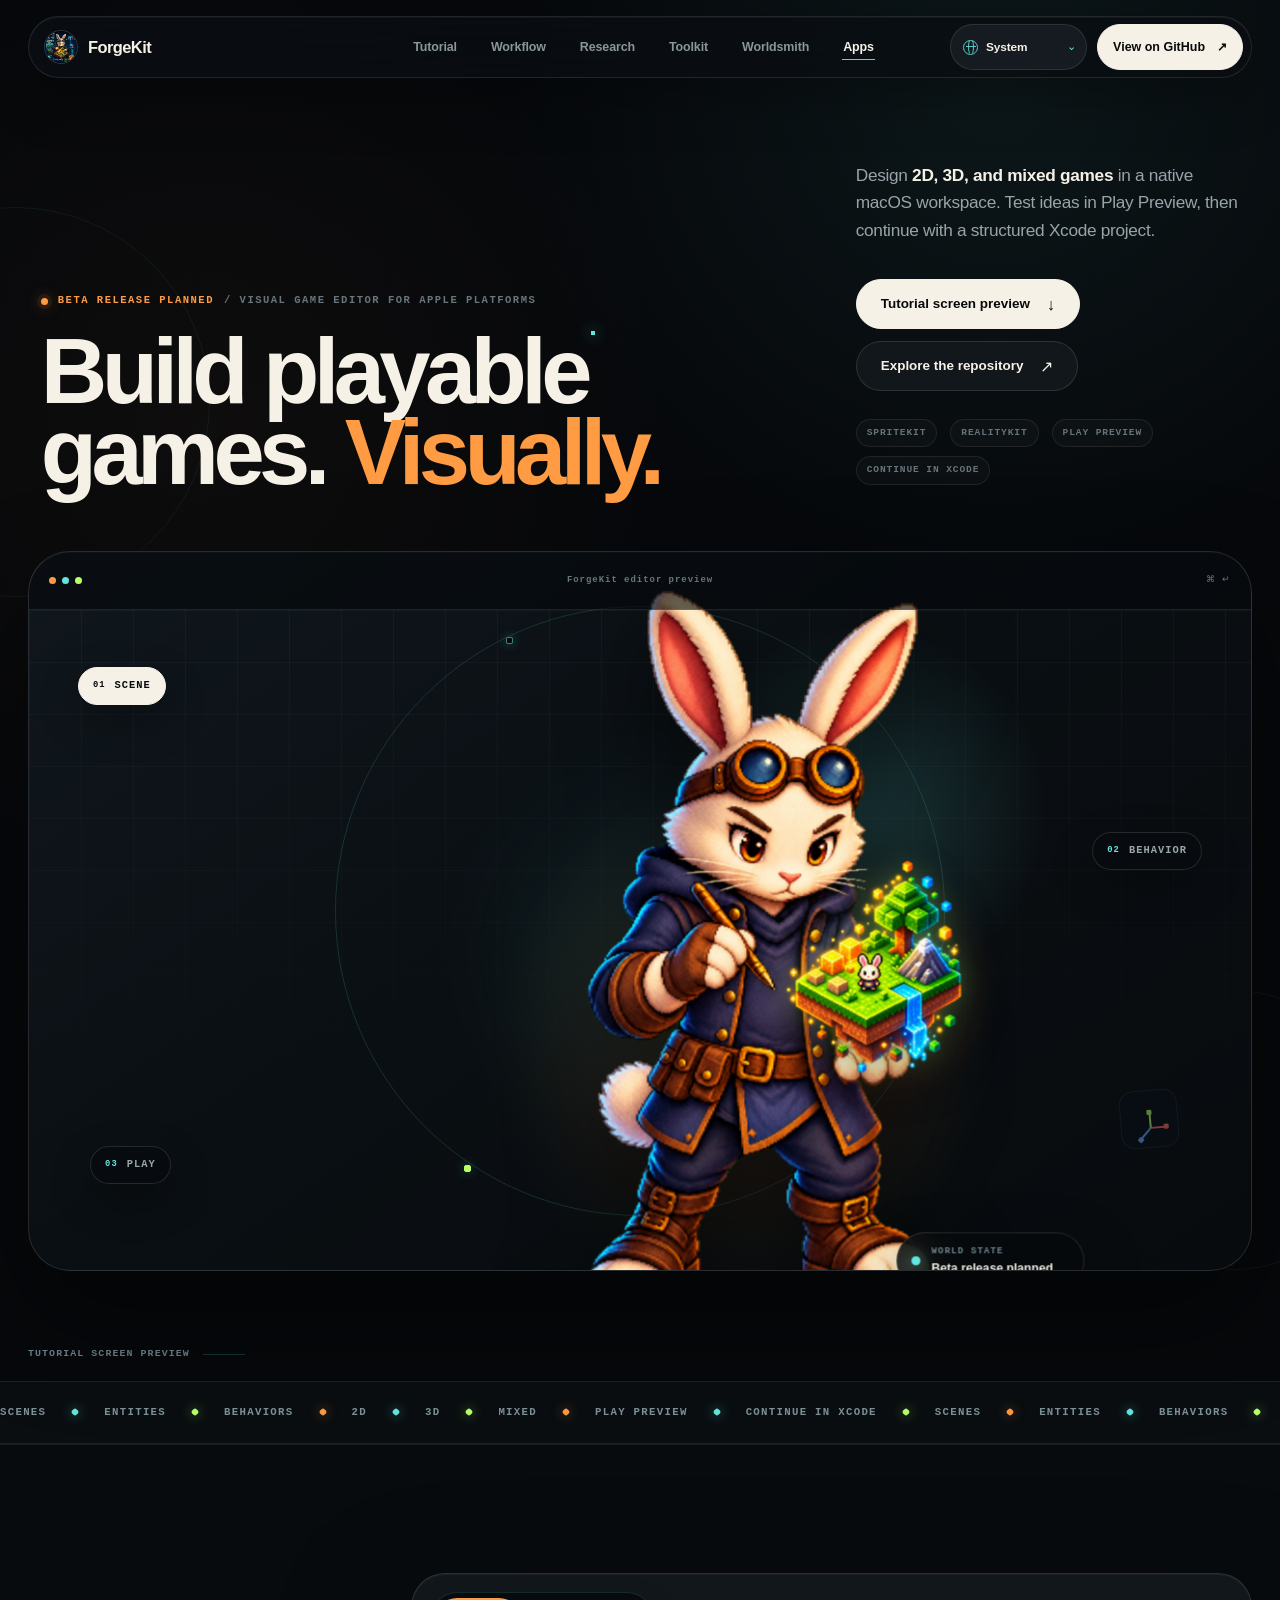
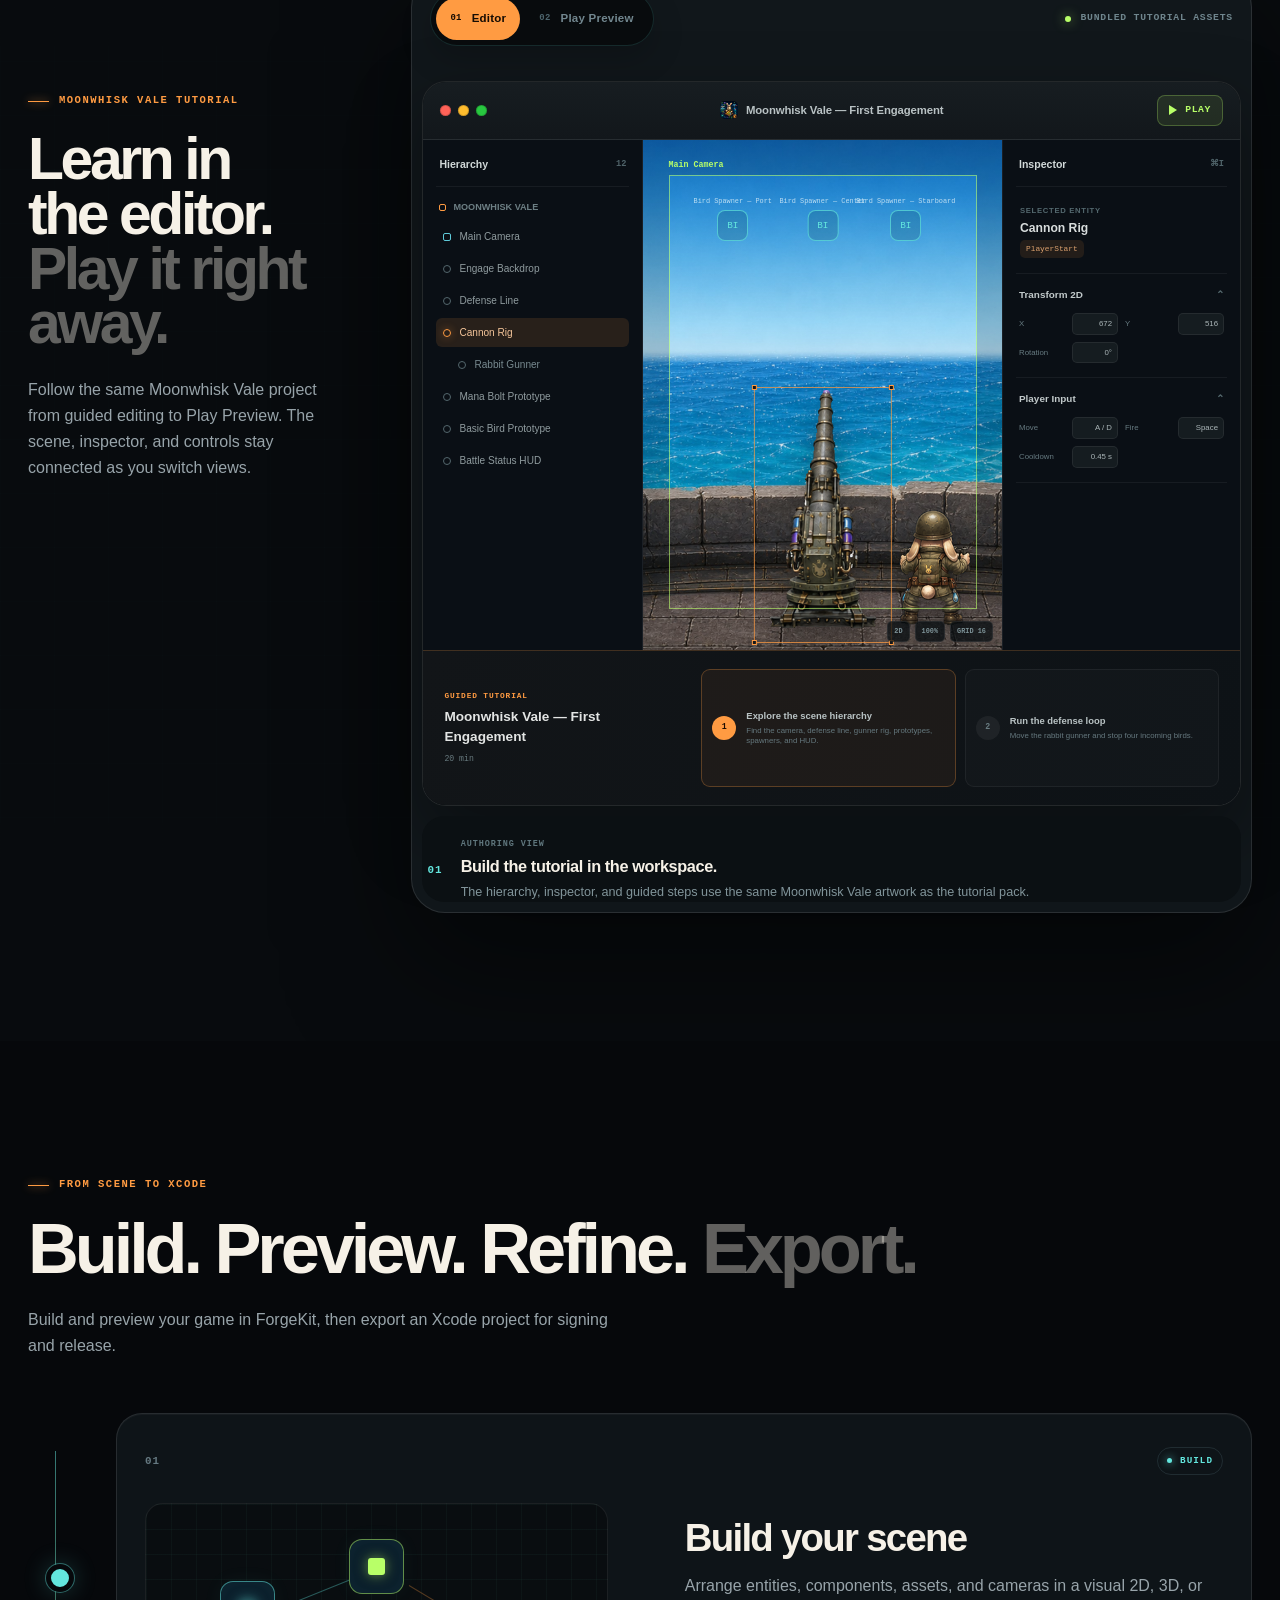
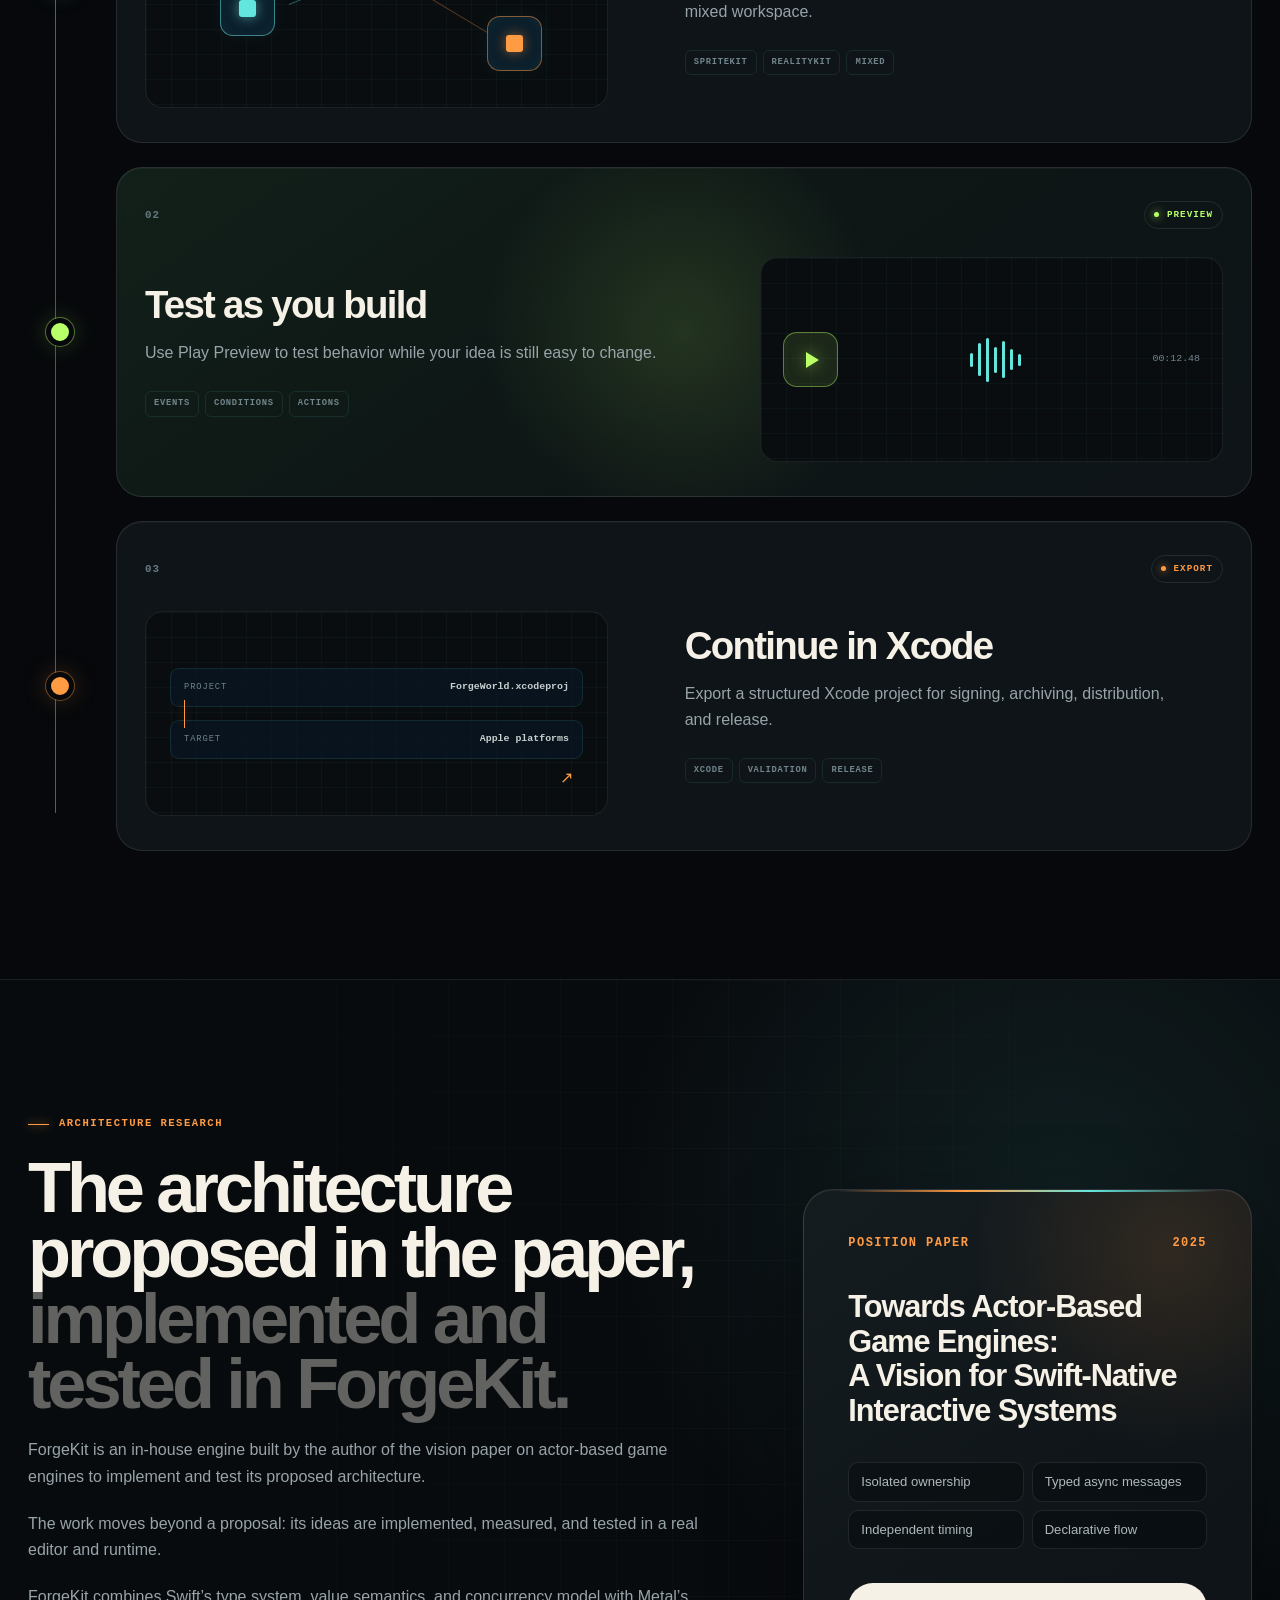
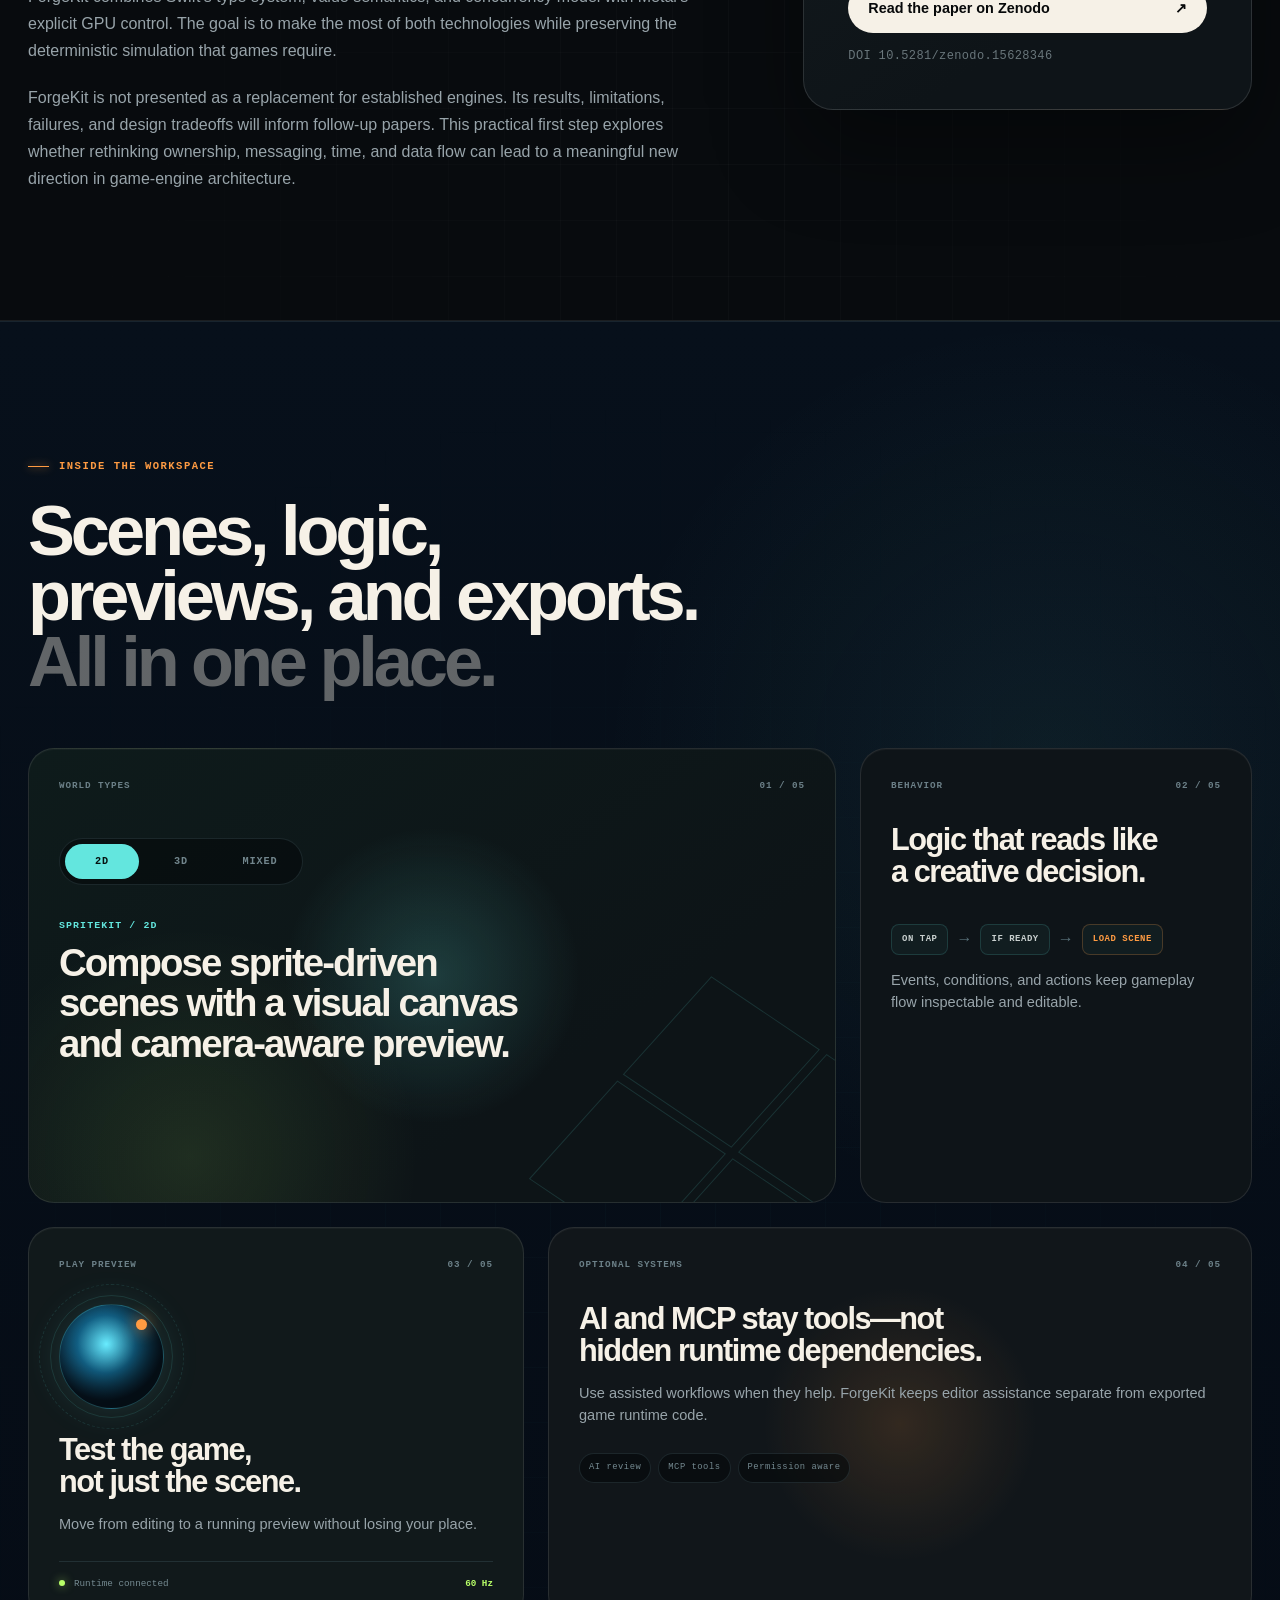
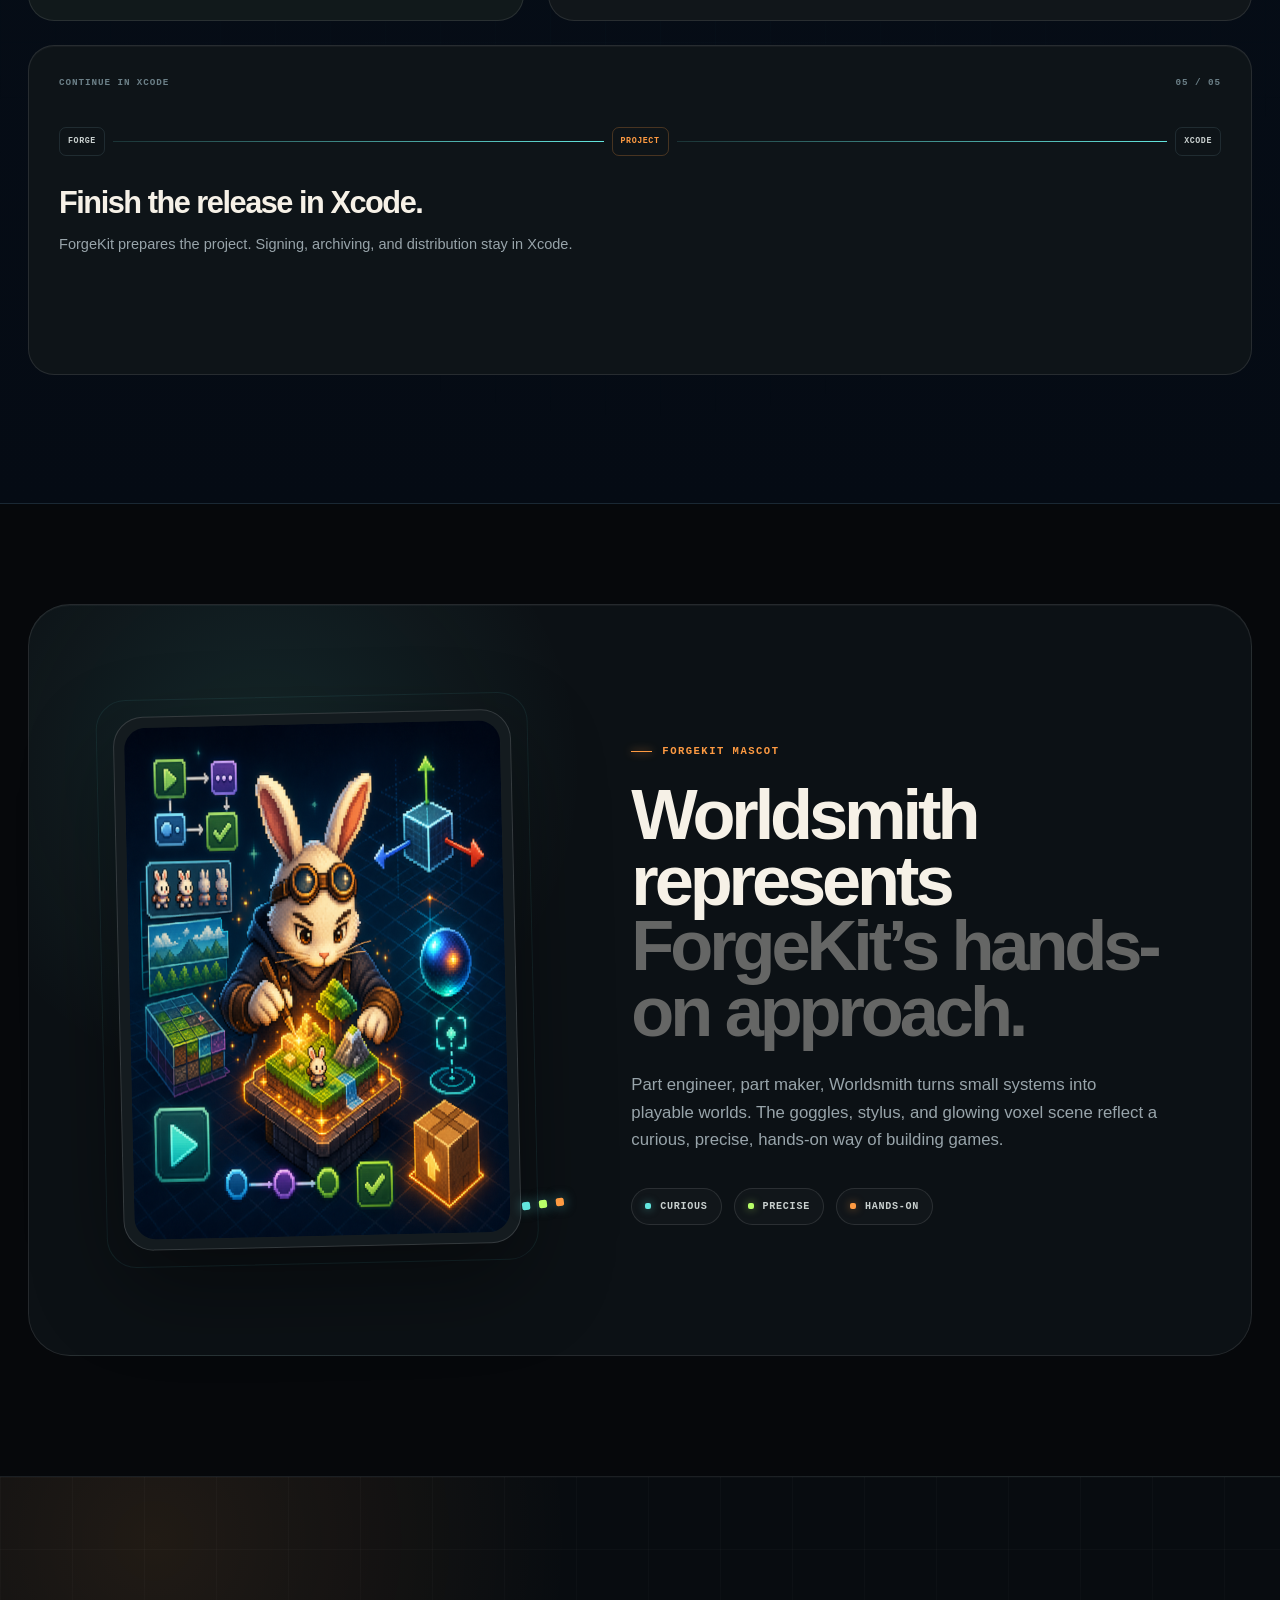
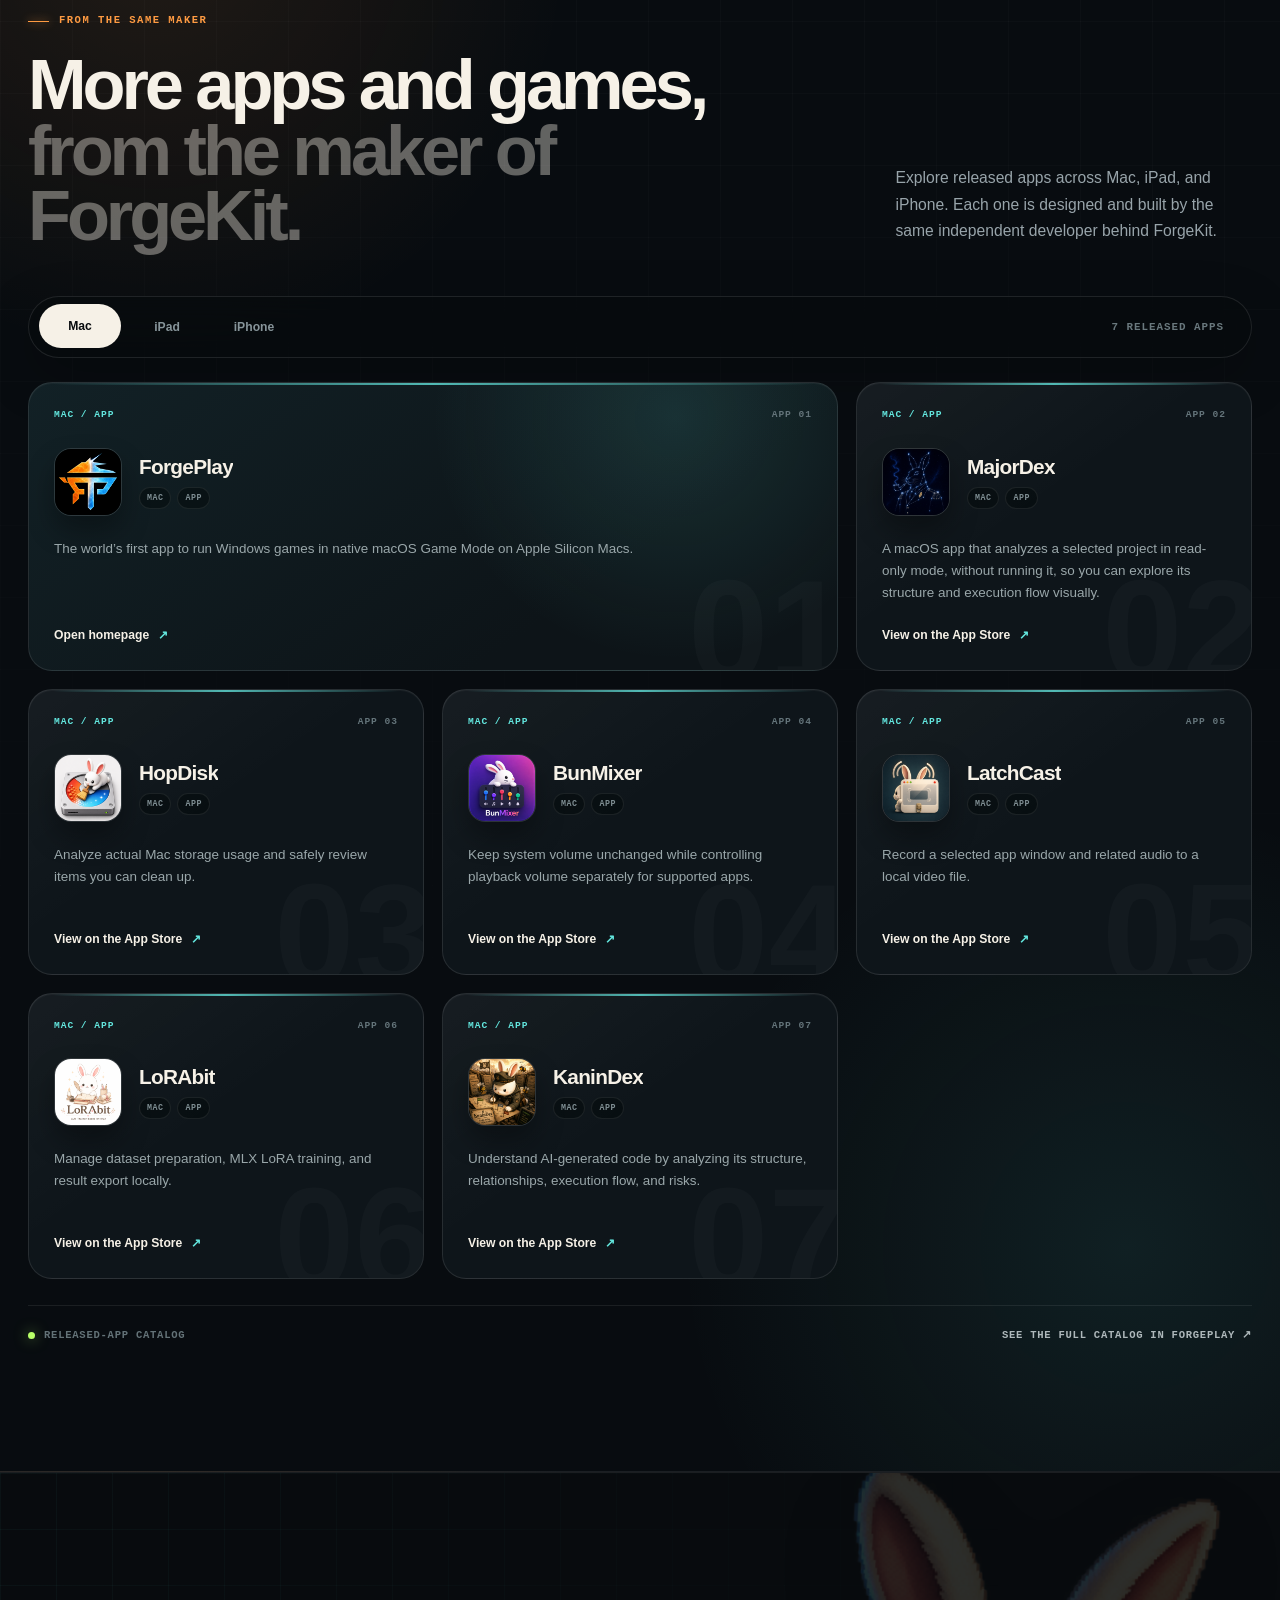
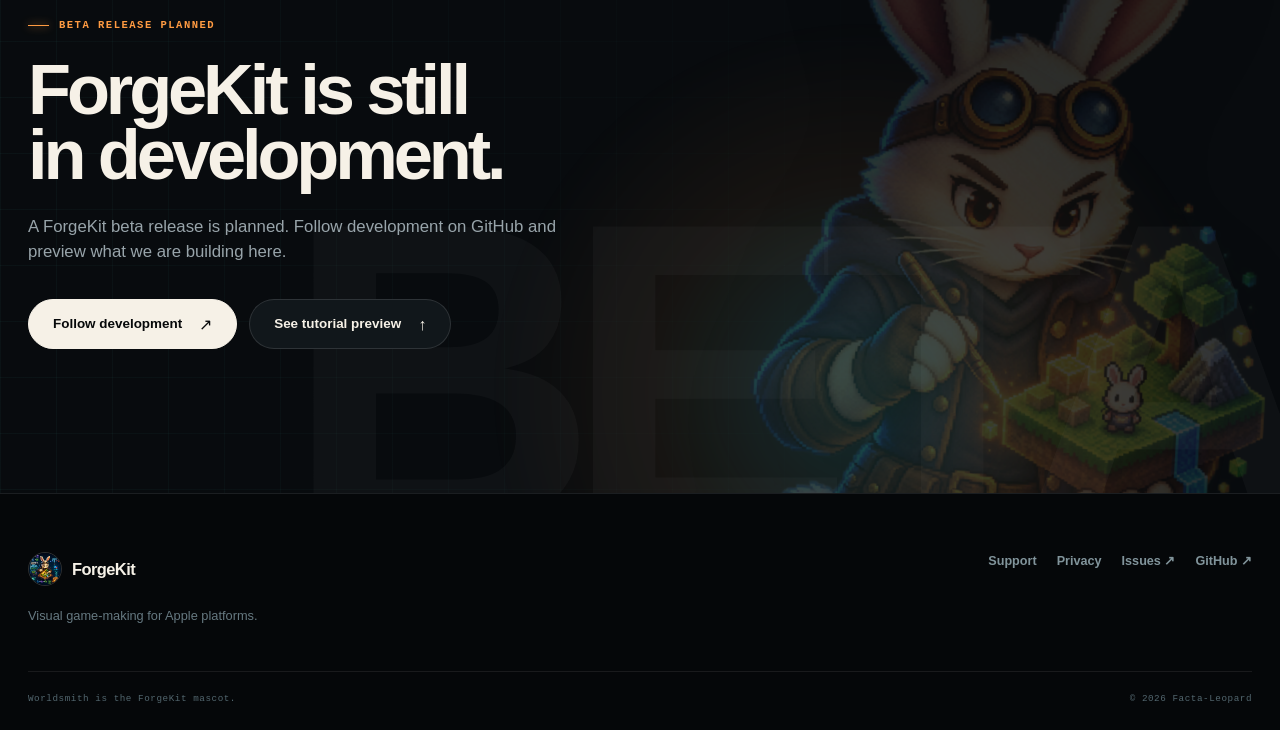
<file: index.html>
<!doctype html>
<html lang="en">
<head>
  <meta charset="utf-8">
  <meta name="viewport" content="width=device-width, initial-scale=1">
  <meta name="theme-color" content="#050914">
  <meta name="description" content="ForgeKit is a visual macOS game editor for building Apple-native 2D, 3D, and mixed games with SpriteKit and RealityKit. Beta release planned.">
  <meta property="og:type" content="website">
  <meta property="og:site_name" content="ForgeKit">
  <meta property="og:title" content="ForgeKit — From first scene to playable game">
  <meta property="og:description" content="Shape 2D, 3D, and mixed games visually, test them in Play Preview, then hand off an Xcode project. Beta release planned.">
  <meta property="og:url" content="https://facta-leopard.github.io/ForgeKit/">
  <meta property="og:image" content="https://facta-leopard.github.io/ForgeKit/assets/forgekit-og.png">
  <meta property="og:image:width" content="1200">
  <meta property="og:image:height" content="630">
  <meta property="og:image:alt" content="Worldsmith, the ForgeKit maker, beside the headline From first scene to playable game.">
  <meta name="twitter:card" content="summary_large_image">
  <meta name="twitter:title" content="ForgeKit — From first scene to playable game">
  <meta name="twitter:description" content="A visual game editor for Apple platforms.">
  <meta name="twitter:image" content="https://facta-leopard.github.io/ForgeKit/assets/forgekit-og.png">
  <meta name="twitter:image:alt" content="Worldsmith, the ForgeKit maker, beside the headline From first scene to playable game.">
  <link rel="canonical" href="https://facta-leopard.github.io/ForgeKit/">
  <link rel="icon" type="image/png" href="./assets/favicon.png">
  <link rel="preload" as="image" href="./assets/forgekit-rabbit-hero.png" fetchpriority="high">
  <link rel="stylesheet" href="./assets/site.css?v=20260929-2">
  <script src="./assets/site-i18n-cjk.js?v=20260929-2" defer></script>
  <script src="./assets/site-i18n-eu.js?v=20260929-2" defer></script>
  <script src="./assets/site-i18n.js?v=20260929-2" defer></script>
  <script src="./assets/site.js?v=20260929-2" defer></script>
  <title>ForgeKit — From first scene to playable game</title>
</head>
<body class="forge-artboard">
  <div class="scroll-progress" aria-hidden="true"><span data-scroll-progress></span></div>
  <a class="skip-link" href="#main">Skip to content</a>

  <header class="site-header" data-header>
    <nav class="nav shell" aria-label="Primary navigation">
      <a class="brand" href="./index.html" aria-label="ForgeKit home">
        <img src="./assets/favicon.png" alt="" width="34" height="34">
        <span>ForgeKit</span>
      </a>

      <div class="nav-links" aria-label="Page sections">
        <a href="#tutorial-preview">Tutorial</a>
        <a href="#workflow">Workflow</a>
        <a href="#research">Research</a>
        <a href="#toolkit">Toolkit</a>
        <a href="#character">Worldsmith</a>
        <a href="#creator-apps">Apps</a>
      </div>

      <div class="nav-actions">
        <label class="language-picker">
          <span class="language-picker-icon" aria-hidden="true">◎</span>
          <span class="sr-only">Language</span>
          <select data-language-select aria-label="Language">
            <option value="auto">System</option>
            <option value="en" data-i18n-static>English</option>
            <option value="ko" data-i18n-static>한국어</option>
            <option value="ja" data-i18n-static>日本語</option>
            <option value="zh-Hans" data-i18n-static>简体中文</option>
            <option value="zh-Hant" data-i18n-static>繁體中文</option>
            <option value="es" data-i18n-static>Español</option>
            <option value="fr" data-i18n-static>Français</option>
            <option value="de" data-i18n-static>Deutsch</option>
          </select>
          <span class="language-picker-chevron" aria-hidden="true">⌄</span>
        </label>

        <a class="nav-cta" href="https://github.com/Facta-Leopard/ForgeKit" rel="noreferrer">
          <span>View on GitHub</span>
          <span aria-hidden="true">↗</span>
        </a>
      </div>
    </nav>
  </header>

  <main id="main">
    <section class="hero shell" aria-labelledby="hero-title">
      <div class="hero-ambient" aria-hidden="true">
        <span class="ambient-ring ambient-ring-one"></span>
        <span class="ambient-ring ambient-ring-two"></span>
        <span class="ambient-spark ambient-spark-one"></span>
        <span class="ambient-spark ambient-spark-two"></span>
      </div>

      <div class="hero-copy reveal is-visible">
        <div class="hero-title-stack">
          <p class="kicker beta-kicker"><span class="live-dot" aria-hidden="true"></span><span class="beta-copy">Beta release planned</span><span class="beta-context"><span aria-hidden="true">/</span>&nbsp;Visual game editor for Apple platforms</span></p>
          <h1 id="hero-title" data-i18n-template="hero-title">Make the world in your head <span class="gradient-text">playable.</span></h1>
        </div>

        <div class="hero-support">
          <p class="hero-lead" data-i18n-template="hero-lead">Build <strong class="i18n-keep">2D, 3D, and mixed games</strong> visually in a native macOS workspace. Test the loop in <span class="i18n-keep">Play Preview</span>, then export a structured Xcode project for release work.</p>

          <div class="hero-actions">
            <a class="button button-primary" href="#tutorial-preview">
              <span>Tutorial screen preview</span>
              <span class="button-icon" aria-hidden="true">↓</span>
            </a>
            <a class="button button-quiet" href="https://github.com/Facta-Leopard/ForgeKit" rel="noreferrer">
              <span>Explore the repository</span>
              <span class="button-icon" aria-hidden="true">↗</span>
            </a>
          </div>

          <ul class="hero-tech" aria-label="Core technologies and workflow">
            <li>SpriteKit</li>
            <li>RealityKit</li>
            <li>Play Preview</li>
            <li>Xcode handoff</li>
          </ul>
        </div>
      </div>

      <div class="hero-visual reveal is-visible" data-parallax-root data-hero-mode="scene">
        <div class="showcase-chrome" aria-hidden="true">
          <span class="showcase-lights"><i></i><i></i><i></i></span>
          <b>ForgeKit editor preview</b>
          <span>⌘ ↵</span>
        </div>
        <div class="visual-halo" aria-hidden="true"></div>
        <div class="orbit orbit-outer" aria-hidden="true"><span></span><span></span><span></span></div>
        <div class="orbit orbit-inner" aria-hidden="true"><span></span><span></span></div>

        <figure class="mascot-stage" data-parallax>
          <span class="mascot-floor-shadow" aria-hidden="true"></span>
          <div class="mascot-rig">
            <img class="rig-part mascot-base-image" src="./assets/forgekit-rabbit-base.png" width="1027" height="1531" alt="ForgeKit Worldsmith wearing goggles, holding a stylus, and shaping a voxel game scene" decoding="async" fetchpriority="high">
            <div class="rig-world-group" aria-hidden="true">
              <span class="world-energy"></span>
              <img class="rig-part rig-world" src="./assets/forgekit-rig-world.png" width="1254" height="1254" alt="" decoding="async">
              <span class="craft-particle craft-particle-one"></span>
              <span class="craft-particle craft-particle-two"></span>
              <span class="craft-particle craft-particle-three"></span>
              <span class="craft-particle craft-particle-four"></span>
            </div>
          </div>
          <figcaption class="mascot-status">
            <span class="status-light" aria-hidden="true"></span>
            <span><small>WORLD STATE</small> Beta release planned</span>
          </figcaption>
        </figure>

        <div class="hero-mode-switch" role="group" aria-label="Core technologies and workflow">
          <button class="tool-chip tool-chip-scene is-active" type="button" data-hero-mode-button="scene" aria-pressed="true"><span>01</span> SCENE</button>
          <button class="tool-chip tool-chip-behavior" type="button" data-hero-mode-button="behavior" aria-pressed="false"><span>02</span> BEHAVIOR</button>
          <button class="tool-chip tool-chip-play" type="button" data-hero-mode-button="play" aria-pressed="false"><span>03</span> PLAY</button>
        </div>
        <div class="axis-chip" aria-hidden="true"><i class="axis-x"></i><i class="axis-y"></i><i class="axis-z"></i></div>
      </div>

      <a class="scroll-cue" href="#tutorial-preview" aria-label="Tutorial screen preview">
        <span>Tutorial screen preview</span>
        <i aria-hidden="true"></i>
      </a>
    </section>

    <div class="signal-strip" aria-label="ForgeKit capabilities">
      <div class="signal-track">
        <span>SCENES</span><i></i><span>ENTITIES</span><i></i><span>BEHAVIORS</span><i></i><span>2D</span><i></i><span>3D</span><i></i><span>MIXED</span><i></i><span>PLAY PREVIEW</span><i></i><span>XCODE HANDOFF</span><i></i>
        <span aria-hidden="true">SCENES</span><i aria-hidden="true"></i><span aria-hidden="true">ENTITIES</span><i aria-hidden="true"></i><span aria-hidden="true">BEHAVIORS</span><i aria-hidden="true"></i><span aria-hidden="true">2D</span><i aria-hidden="true"></i><span aria-hidden="true">3D</span><i aria-hidden="true"></i><span aria-hidden="true">MIXED</span><i aria-hidden="true"></i><span aria-hidden="true">PLAY PREVIEW</span><i aria-hidden="true"></i><span aria-hidden="true">XCODE HANDOFF</span><i aria-hidden="true"></i>
      </div>
    </div>

    <section class="section tutorial-section" id="tutorial-preview" aria-labelledby="tutorial-preview-title">
      <div class="shell">
        <div class="tutorial-layout">
          <div class="section-heading tutorial-heading reveal">
            <p class="section-kicker">Moonwhisk Vale tutorial</p>
            <h2 id="tutorial-preview-title" data-i18n-template="tutorial-title">Learn it in the editor.<br><span class="heading-muted">Feel it in play.</span></h2>
            <p>Follow the same Moonwhisk Vale project from guided editing to Play Preview. The scene, inspector, and controls stay connected as you switch views.</p>
          </div>

          <div class="tutorial-demo reveal" data-tutorial-demo data-mode="editor">
          <div class="demo-control-row">
            <div class="demo-tabs" role="group" aria-label="Tutorial screen preview">
              <button type="button" class="is-active" data-demo-screen="editor" aria-pressed="true"><span>01</span> Editor</button>
              <button type="button" data-demo-screen="play" aria-pressed="false"><span>02</span> Play Preview</button>
            </div>
            <p class="demo-source"><i aria-hidden="true"></i> Bundled tutorial assets</p>
          </div>

          <div class="forge-window">
            <div class="forge-titlebar">
              <div class="window-lights" aria-hidden="true"><i></i><i></i><i></i></div>
              <div class="forge-window-title"><img src="./assets/favicon.png" width="18" height="18" alt=""> <span>Moonwhisk Vale — First Engagement</span></div>
              <button class="forge-preview-toggle" type="button" data-demo-play-toggle aria-label="Toggle the staged Play Preview"><i aria-hidden="true"></i><span data-demo-play-label>Play</span></button>
            </div>

            <div class="forge-workspace">
              <aside class="forge-sidebar" aria-label="Staged scene hierarchy">
                <div class="panel-title"><span>Hierarchy</span><b>12</b></div>
                <p class="scene-label"><i></i> Moonwhisk Vale</p>
                <ul>
                  <li><i class="entity-camera"></i> Main Camera</li>
                  <li><i></i> Engage Backdrop</li>
                  <li><i></i> Defense Line</li>
                  <li class="is-selected"><i></i> Cannon Rig</li>
                  <li class="is-child"><i></i> Rabbit Gunner</li>
                  <li><i></i> Mana Bolt Prototype</li>
                  <li><i></i> Basic Bird Prototype</li>
                  <li><i></i> Battle Status HUD</li>
                </ul>
              </aside>

              <div class="forge-viewport" aria-label="Moonwhisk Vale tutorial scene composed from the tutorial pack artwork">
                <img class="moonwhisk-backdrop" src="./assets/moonwhisk-backdrop.jpg" width="2688" height="1242" loading="lazy" decoding="async" alt="A bright ocean defense wall and lighthouse from the Moonwhisk Vale tutorial pack">
                <div class="viewport-vignette" aria-hidden="true"></div>

                <div class="editor-camera-frame" aria-hidden="true"><span>Main Camera</span></div>
                <div class="spawn-marker spawn-marker-left" aria-hidden="true"><span>Bird Spawner — Port</span><i>BI</i></div>
                <div class="spawn-marker spawn-marker-center" aria-hidden="true"><span>Bird Spawner — Center</span><i>BI</i></div>
                <div class="spawn-marker spawn-marker-right" aria-hidden="true"><span>Bird Spawner — Starboard</span><i>BI</i></div>

                <img class="tutorial-bird bird-one" src="./assets/moonwhisk-bird-stage.png" width="840" height="470" loading="lazy" decoding="async" alt="">
                <img class="tutorial-bird bird-two" src="./assets/moonwhisk-bird-stage.png" width="840" height="470" loading="lazy" decoding="async" alt="">
                <img class="tutorial-bird bird-three" src="./assets/moonwhisk-bird-stage.png" width="840" height="470" loading="lazy" decoding="async" alt="">
                <span class="mana-bolt" aria-hidden="true"></span>
                <img class="tutorial-cannon" src="./assets/moonwhisk-cannon-stage.png" width="192" height="390" loading="lazy" decoding="async" alt="Anti-air cannon from the Moonwhisk Vale tutorial pack">
                <img class="tutorial-rabbit" src="./assets/moonwhisk-rabbit-stage.png" width="161" height="227" loading="lazy" decoding="async" alt="Rabbit gunner from the Moonwhisk Vale tutorial pack">
                <div class="selection-outline" aria-hidden="true"><i></i><i></i><i></i><i></i></div>

                <div class="play-hud" aria-hidden="true"><strong>SCORE <span>0 / 4</span></strong><i></i><strong>BASE <span>100</span></strong></div>
                <p class="play-instructions">A / D TO MOVE <i></i> SPACE OR CLICK TO FIRE</p>
                <div class="viewport-status" aria-hidden="true"><span>2D</span><b>100%</b><span>GRID 16</span></div>
              </div>

              <aside class="forge-inspector" aria-label="Staged SwiftUI inspector">
                <div class="panel-title"><span>Inspector</span><b>⌘I</b></div>
                <div class="inspector-entity"><small>SELECTED ENTITY</small><strong>Cannon Rig</strong><span>PlayerStart</span></div>
                <div class="inspector-group">
                  <p>Transform 2D <b>⌃</b></p>
                  <label>X <span>672</span></label><label>Y <span>516</span></label>
                  <label>Rotation <span>0°</span></label>
                </div>
                <div class="inspector-group">
                  <p>Player Input <b>⌃</b></p>
                  <label>Move <span>A / D</span></label><label>Fire <span>Space</span></label>
                  <label>Cooldown <span>0.45 s</span></label>
                </div>
              </aside>

              <div class="forge-tutorial-dock">
                <div class="tutorial-dock-intro"><span>GUIDED TUTORIAL</span><strong>Moonwhisk Vale — First Engagement</strong><small>20 min</small></div>
                <ol>
                  <li class="is-current"><b>1</b><span><strong>Explore the scene hierarchy</strong><small>Find the camera, defense line, gunner rig, prototypes, spawners, and HUD.</small></span></li>
                  <li><b>2</b><span><strong>Run the defense loop</strong><small>Move the rabbit gunner and stop four incoming birds.</small></span></li>
                </ol>
              </div>
            </div>
          </div>

          <div class="demo-caption" aria-live="polite">
            <span data-demo-index>01</span>
            <div>
              <p data-demo-eyebrow>AUTHORING VIEW</p>
              <strong data-demo-title>Build the lesson inside the workspace.</strong>
              <p data-demo-copy>The scene hierarchy, inspector, and guided steps frame the same Moonwhisk Vale artwork used by the tutorial pack.</p>
            </div>
          </div>
          </div>
        </div>
      </div>
    </section>

    <section class="section workflow-section shell" id="workflow" aria-labelledby="workflow-title">
      <div class="section-heading reveal">
        <p class="section-kicker">From scene to Xcode</p>
        <h2 id="workflow-title" data-i18n-template="workflow-title">Shape. Test. Refine. <span class="heading-muted">Hand off.</span></h2>
        <p>ForgeKit keeps the creative loop visible. The editor owns the world-building work; Xcode remains the final release boundary.</p>
      </div>

      <ol class="workflow-grid">
        <li class="workflow-step reveal">
          <article class="workflow-card" data-spotlight>
            <header>
              <span class="step-index">01</span>
              <span class="step-state"><i></i> BUILD</span>
            </header>
            <div class="step-display" aria-hidden="true">
              <span class="scene-node node-a"></span>
              <span class="scene-node node-b"></span>
              <span class="scene-node node-c"></span>
              <span class="scene-link link-a"></span>
              <span class="scene-link link-b"></span>
            </div>
            <div class="workflow-copy">
              <h3>Shape the scene</h3>
              <p>Arrange entities, components, assets, and cameras in visual 2D, 3D, or mixed workspaces.</p>
              <footer><span>SpriteKit</span><span>RealityKit</span><span>Mixed</span></footer>
            </div>
          </article>
        </li>

        <li class="workflow-step reveal">
          <article class="workflow-card" data-spotlight>
            <header>
              <span class="step-index">02</span>
              <span class="step-state step-state-lime"><i></i> PREVIEW</span>
            </header>
            <div class="preview-display" aria-hidden="true">
              <button type="button" tabindex="-1"><span></span></button>
              <div class="preview-wave"><i></i><i></i><i></i><i></i><i></i><i></i><i></i></div>
              <small>00:12.48</small>
            </div>
            <div class="workflow-copy">
              <h3>Play while it is fresh</h3>
              <p>Use behavior-driven Play Preview to check the loop while the idea is still easy to reshape.</p>
              <footer><span>Events</span><span>Conditions</span><span>Actions</span></footer>
            </div>
          </article>
        </li>

        <li class="workflow-step reveal">
          <article class="workflow-card" data-spotlight>
            <header>
              <span class="step-index">03</span>
              <span class="step-state step-state-orange"><i></i> EXPORT</span>
            </header>
            <div class="export-display" aria-hidden="true">
              <div><span>PROJECT</span><strong>ForgeWorld.xcodeproj</strong></div>
              <i></i>
              <div><span>TARGET</span><strong>Apple platforms</strong></div>
              <b>↗</b>
            </div>
            <div class="workflow-copy">
              <h3>Hand off with context</h3>
              <p>Export a structured Xcode project for signing, archiving, distribution, and platform release work.</p>
              <footer><span>Xcode</span><span>Validation</span><span>Release</span></footer>
            </div>
          </article>
        </li>
      </ol>
    </section>

    <section class="section research-section" id="research" aria-labelledby="research-title">
      <div class="shell research-layout">
        <div class="research-copy reveal">
          <p class="section-kicker">Architecture research</p>
          <h2 id="research-title" data-i18n-template="research-title">The architecture proposed in the paper, <span class="heading-muted">implemented and tested in ForgeKit.</span></h2>
          <p class="research-lead">ForgeKit is an in-house engine built by the author of the vision paper on actor-based game engines to implement and test its proposed architecture.</p>
          <p>The work moves beyond a proposal: its ideas are implemented, measured, and tested in a real editor and runtime.</p>
          <p>ForgeKit combines Swift’s type system, value semantics, and concurrency model with Metal’s explicit GPU control. The goal is to make the most of both technologies while preserving the deterministic simulation that games require.</p>
          <p>ForgeKit is not presented as a replacement for established engines. Its results, limitations, failures, and design tradeoffs will inform follow-up papers. This practical first step explores whether rethinking ownership, messaging, time, and data flow can lead to a meaningful new direction in game-engine architecture.</p>
        </div>

        <article class="paper-card reveal" aria-label="Research paper">
          <div class="paper-meta"><span>POSITION PAPER</span><span>2025</span></div>
          <p class="paper-title" lang="en">Towards Actor-Based Game Engines:<br>A Vision for Swift-Native Interactive Systems</p>
          <ul class="paper-principles">
            <li>Isolated ownership</li>
            <li>Typed async messages</li>
            <li>Independent timing</li>
            <li>Declarative flow</li>
          </ul>
          <a class="paper-link" href="https://doi.org/10.5281/zenodo.15628346" rel="noreferrer" aria-label="Read the paper on Zenodo">
            <span>Read the paper on Zenodo</span><span aria-hidden="true">↗</span>
          </a>
          <small>DOI 10.5281/zenodo.15628346</small>
        </article>
      </div>
    </section>

    <section class="section toolkit-section" id="toolkit" aria-labelledby="toolkit-title">
      <div class="shell">
        <div class="section-heading toolkit-heading reveal">
          <p class="section-kicker">Inside the workspace</p>
          <h2 id="toolkit-title" data-i18n-template="toolkit-title">Everything has a place.<br><span class="heading-muted">Every change has a path.</span></h2>
        </div>

        <div class="bento-grid">
          <article class="bento-card world-card reveal" data-spotlight>
            <div class="card-topline"><span>WORLD TYPES</span><span>01 / 05</span></div>
            <div class="world-switcher" aria-label="Supported world types">
              <button type="button" class="is-active" data-world="2D" aria-pressed="true">2D</button>
              <button type="button" data-world="3D" aria-pressed="false">3D</button>
              <button type="button" data-world="MIXED" aria-pressed="false">MIXED</button>
            </div>
            <div class="world-readout" aria-live="polite">
              <p data-world-label>SPRITEKIT / 2D</p>
              <strong data-world-copy>Compose sprite-driven scenes with a visual canvas and camera-aware preview.</strong>
            </div>
            <div class="world-grid" aria-hidden="true"><span></span><span></span><span></span><span></span></div>
          </article>

          <article class="bento-card behavior-card reveal" data-spotlight>
            <div class="card-topline"><span>BEHAVIOR</span><span>02 / 05</span></div>
            <h3>Logic that reads like a creative decision.</h3>
            <div class="behavior-flow" aria-label="Example behavior flow">
              <span>ON TAP</span><i>→</i><span>IF READY</span><i>→</i><span>LOAD SCENE</span>
            </div>
            <p>Events, conditions, and actions keep gameplay flow inspectable and editable.</p>
          </article>

          <article class="bento-card preview-card reveal" data-spotlight>
            <div class="card-topline"><span>PLAY PREVIEW</span><span>03 / 05</span></div>
            <div class="preview-orb" aria-hidden="true"><span></span></div>
            <h3>Stay close to the feel.</h3>
            <p>Move from editing to a running preview without losing the scene you were shaping.</p>
            <div class="preview-status"><i></i><span>Runtime connected</span><b>60 Hz</b></div>
          </article>

          <article class="bento-card optional-card reveal" data-spotlight>
            <div class="card-topline"><span>OPTIONAL SYSTEMS</span><span>04 / 05</span></div>
            <h3>AI and MCP stay tools—not hidden runtime dependencies.</h3>
            <p>Use assisted workflows when they help. ForgeKit keeps editor assistance separate from exported game runtime code.</p>
            <div class="optional-pills"><span>AI review</span><span>MCP tools</span><span>Permission aware</span></div>
          </article>

          <article class="bento-card xcode-card reveal" data-spotlight>
            <div class="card-topline"><span>XCODE HANDOFF</span><span>05 / 05</span></div>
            <div class="handoff-path" aria-hidden="true">
              <span>FORGE</span><i></i><b>PROJECT</b><i></i><span>XCODE</span>
            </div>
            <h3>Release work stays explicit.</h3>
            <p>ForgeKit prepares the project handoff. Signing, archive, and distribution remain visible in Xcode.</p>
          </article>
        </div>
      </div>
    </section>

    <section class="section character-section shell" id="character" aria-labelledby="character-title">
      <div class="character-origin reveal">
        <div class="origin-frame">
          <img src="./assets/app-icon.png" width="512" height="512" loading="lazy" decoding="async" alt="The original ForgeKit app icon showing Worldsmith building a game world">
        </div>
        <div class="origin-trace" aria-hidden="true"><i></i><i></i><i></i></div>
      </div>

      <div class="character-copy reveal">
        <p class="section-kicker">ForgeKit mascot</p>
        <h2 id="character-title" data-i18n-template="character-title">Worldsmith represents <span class="heading-muted">ForgeKit’s hands-on approach.</span></h2>
        <p>Part engineer, part maker, Worldsmith turns small systems into playable worlds. The goggles, stylus, and glowing voxel scene reflect a curious, precise, hands-on way of building games.</p>
        <ul class="character-traits" aria-label="Worldsmith traits">
          <li><i></i> Curious</li>
          <li><i></i> Precise</li>
          <li><i></i> Hands-on</li>
        </ul>
      </div>
    </section>

    <section class="section creator-apps-section" id="creator-apps" aria-labelledby="creator-apps-title">
      <div class="shell">
        <header class="creator-apps-heading reveal">
          <div>
            <p class="section-kicker">From the same maker</p>
            <h2 id="creator-apps-title" data-i18n-template="creator-apps-title">More apps and games, <span class="heading-muted">from the maker of ForgeKit.</span></h2>
          </div>
          <p>Explore released apps across Mac, iPad, and iPhone. Each one is designed and built by the same independent developer behind ForgeKit.</p>
        </header>

        <div class="creator-apps-toolbar reveal">
          <div class="creator-app-tabs" role="tablist" aria-label="App platform">
            <button type="button" role="tab" aria-selected="true" aria-controls="creator-app-grid" data-creator-platform="mac">Mac</button>
            <button type="button" role="tab" aria-selected="false" aria-controls="creator-app-grid" data-creator-platform="ipad">iPad</button>
            <button type="button" role="tab" aria-selected="false" aria-controls="creator-app-grid" data-creator-platform="iphone">iPhone</button>
          </div>
          <p class="creator-app-count" data-creator-app-count aria-live="polite">Loading the app catalog…</p>
        </div>

        <div id="creator-app-grid" class="creator-app-grid" data-creator-app-grid role="tabpanel" aria-live="polite" aria-busy="true">
          <article class="creator-app-skeleton" aria-hidden="true"></article>
          <article class="creator-app-skeleton" aria-hidden="true"></article>
          <article class="creator-app-skeleton" aria-hidden="true"></article>
        </div>
        <p class="creator-app-error" data-creator-app-error hidden>The app catalog could not be loaded.</p>

        <div class="creator-apps-source reveal">
          <span><i aria-hidden="true"></i> Released-app catalog</span>
          <a href="https://facta-leopard.github.io/ForgePlay/#other-apps" rel="noreferrer">See the full catalog in ForgePlay ↗</a>
        </div>
      </div>
    </section>

    <section class="release-section" id="release" aria-labelledby="release-title">
      <div class="release-grid" aria-hidden="true"></div>
      <div class="release-glow" aria-hidden="true"></div>
      <span class="release-watermark" aria-hidden="true">BETA</span>
      <img class="release-mascot" src="./assets/forgekit-rabbit-hero.png" width="800" height="1200" loading="lazy" decoding="async" alt="">
      <div class="release-content shell reveal">
        <p class="section-kicker">Beta release planned</p>
        <h2 id="release-title">The workshop is still being forged.</h2>
        <p>A ForgeKit beta release is planned. Until it is ready, follow development on GitHub and preview the direction here.</p>
        <div class="release-actions">
          <a class="button button-primary" href="https://github.com/Facta-Leopard/ForgeKit" rel="noreferrer">
            <span>Follow development</span><span class="button-icon" aria-hidden="true">↗</span>
          </a>
          <a class="button button-quiet" href="#tutorial-preview">
            <span>See tutorial preview</span><span class="button-icon" aria-hidden="true">↑</span>
          </a>
        </div>
      </div>
    </section>
  </main>

  <footer class="site-footer">
    <div class="footer-inner shell">
      <div class="footer-brand">
        <a class="brand" href="./index.html"><img src="./assets/favicon.png" alt="" width="34" height="34"><span>ForgeKit</span></a>
        <p>Visual game-making for Apple platforms.</p>
      </div>
      <nav class="footer-links" aria-label="Footer navigation">
        <a href="./support.html">Support</a>
        <a href="./privacy.html">Privacy</a>
        <a href="https://github.com/Facta-Leopard/ForgeKit/issues" rel="noreferrer">Issues ↗</a>
        <a href="https://github.com/Facta-Leopard/ForgeKit" rel="noreferrer">GitHub ↗</a>
      </nav>
    </div>
    <div class="footer-note shell"><span>Worldsmith is the ForgeKit mascot.</span><span>© <span data-year></span> Facta-Leopard</span></div>
  </footer>
</body>
</html>
</file>
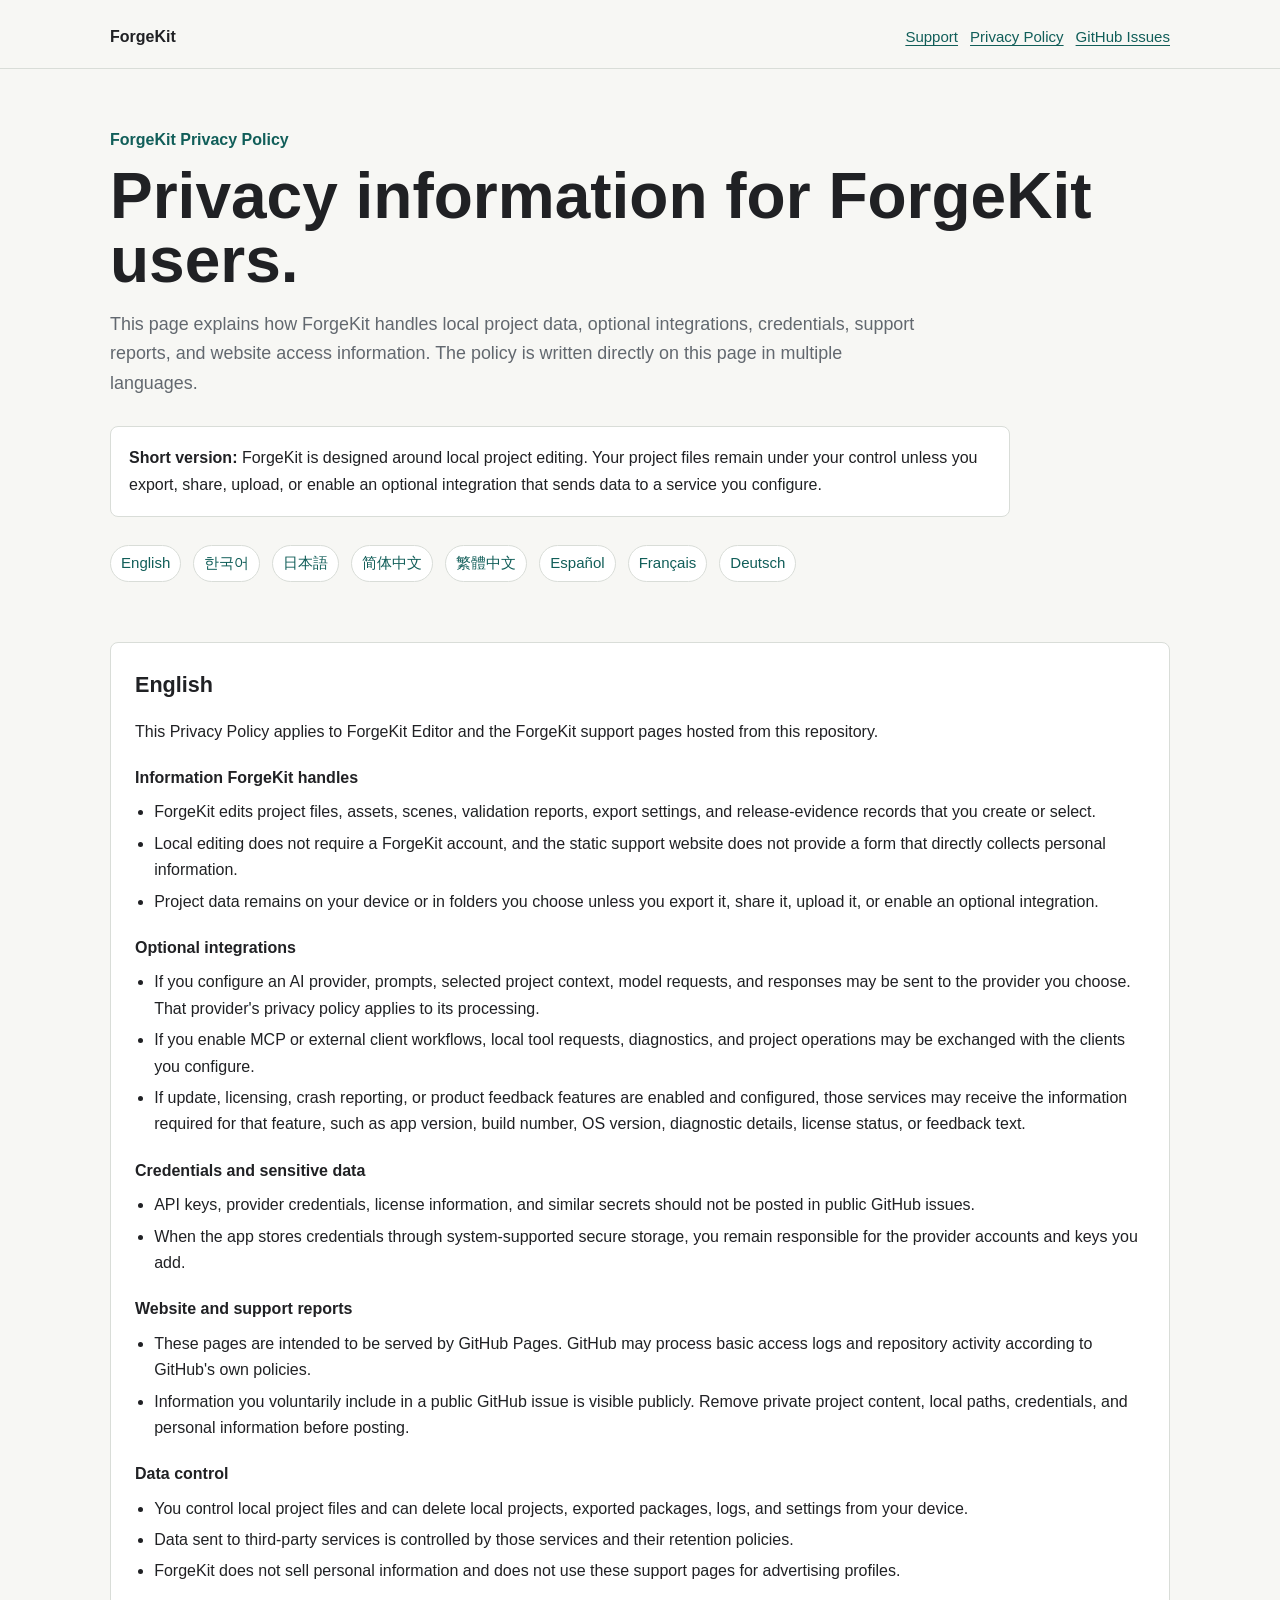
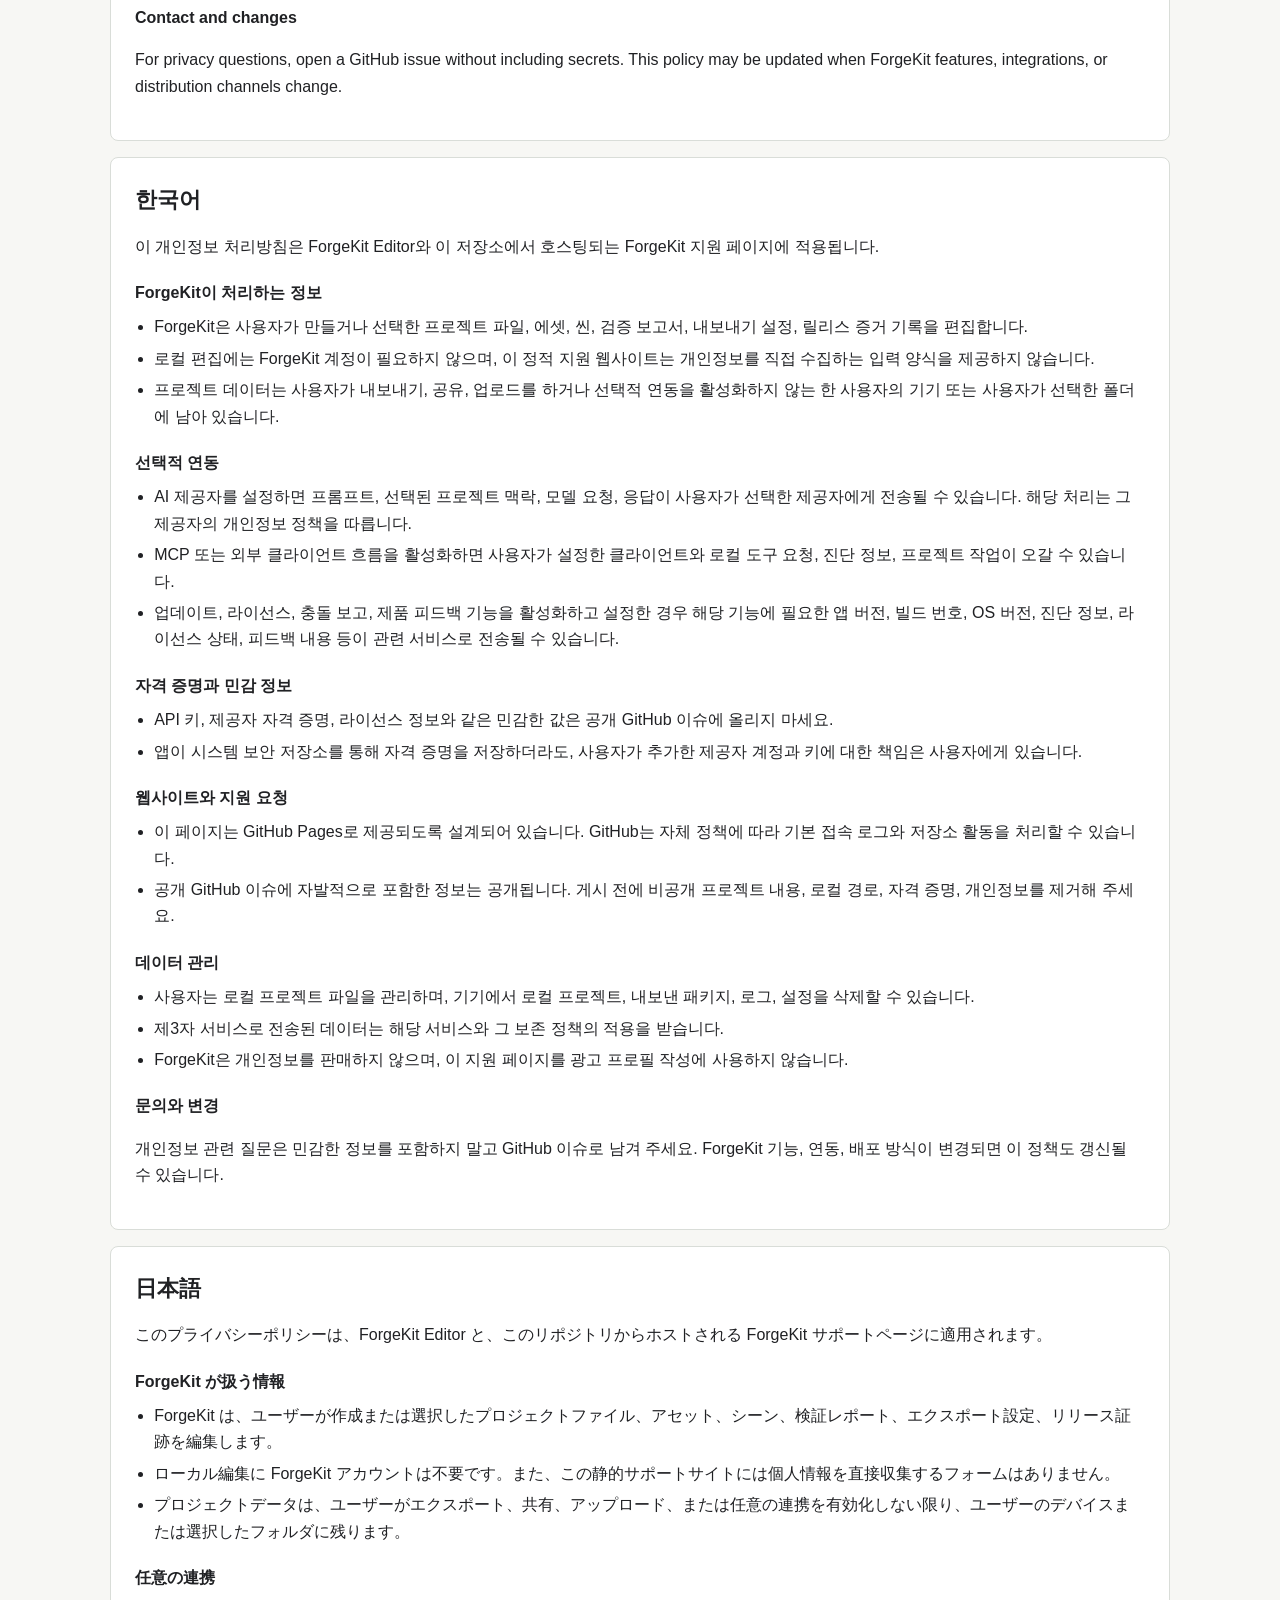
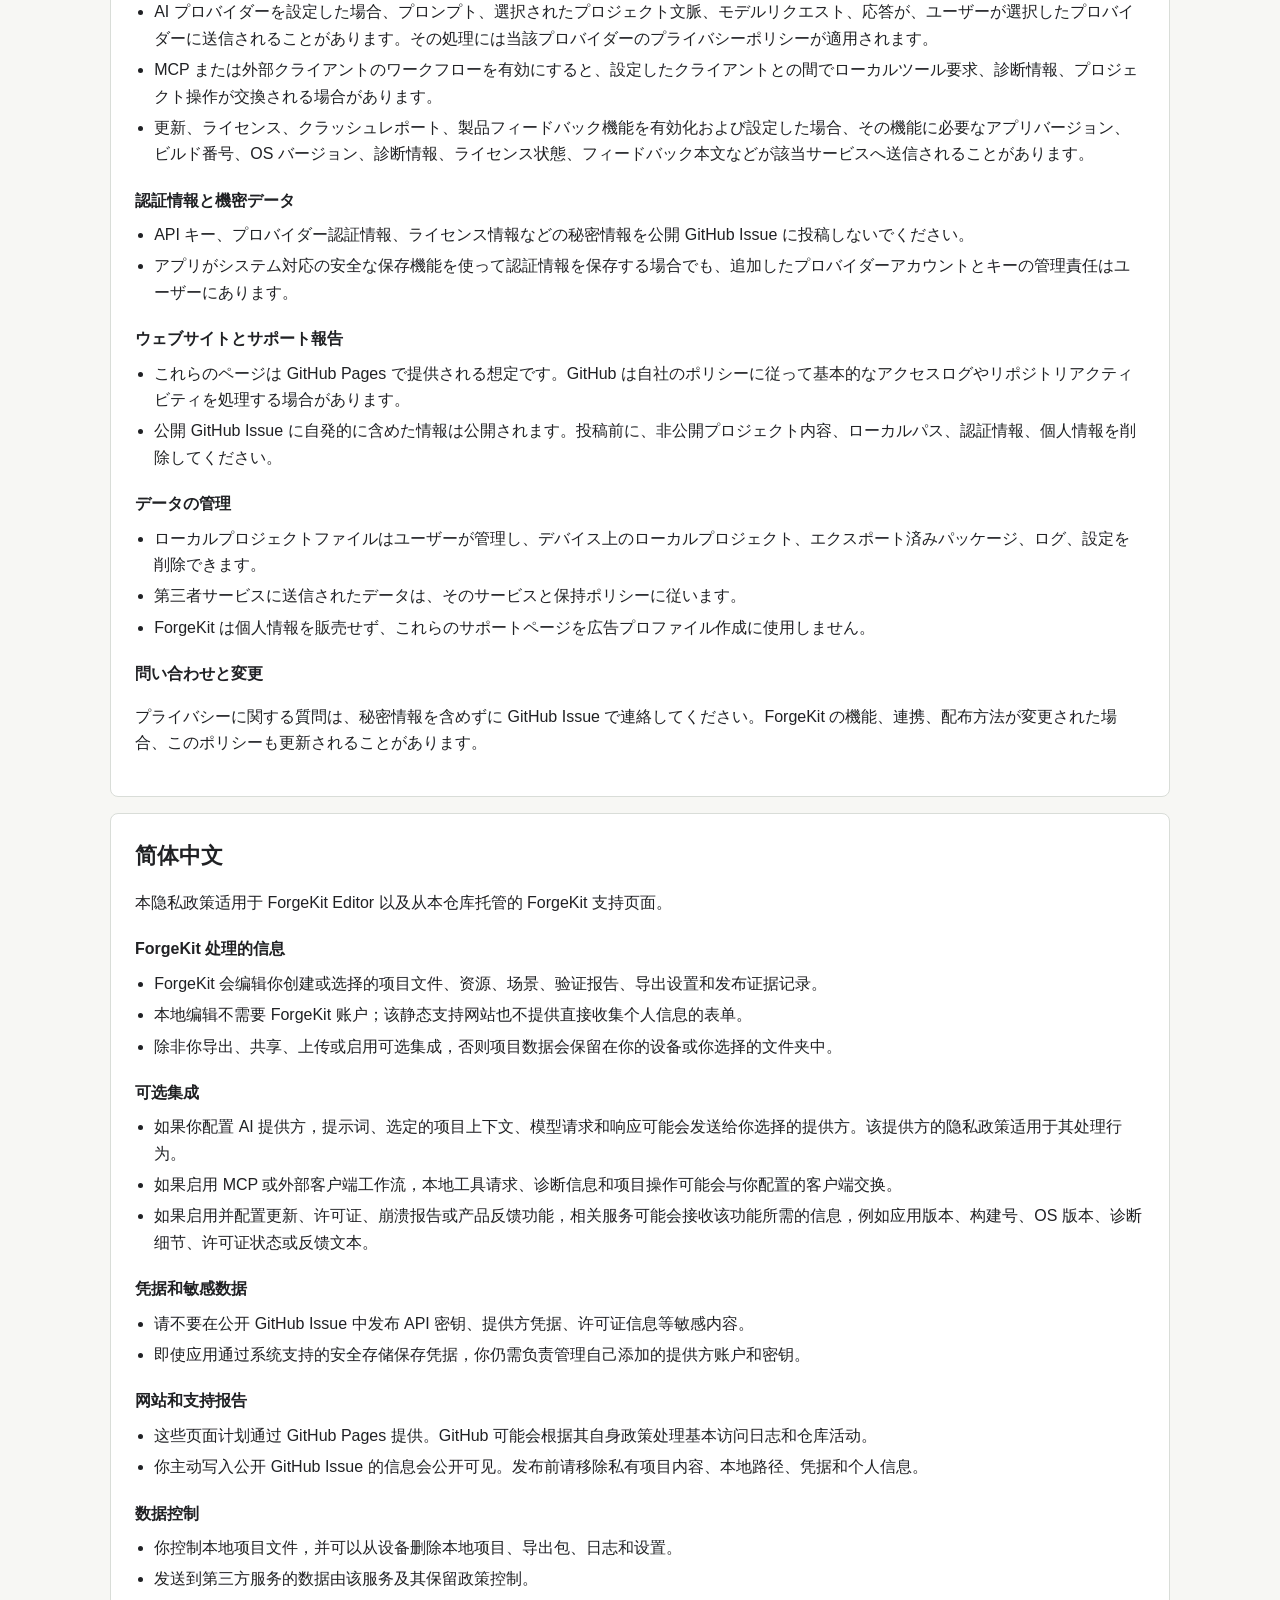
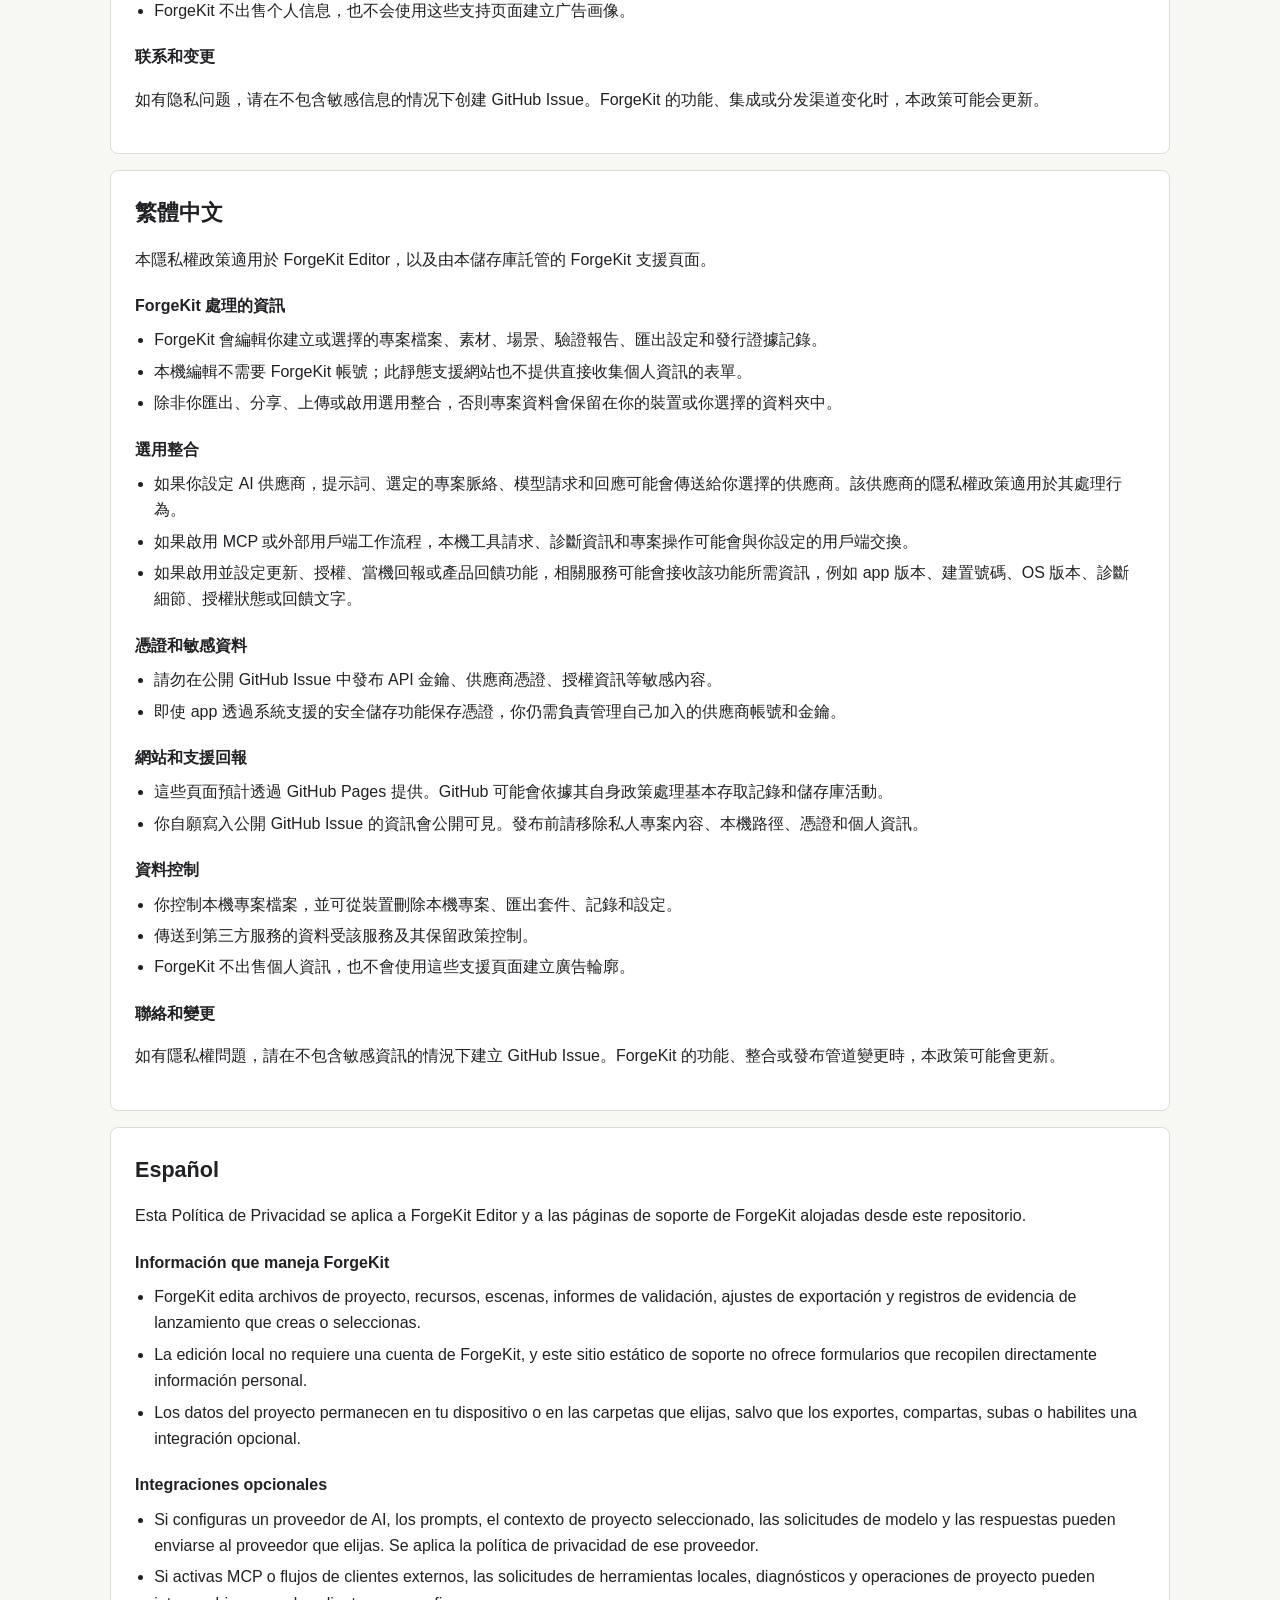
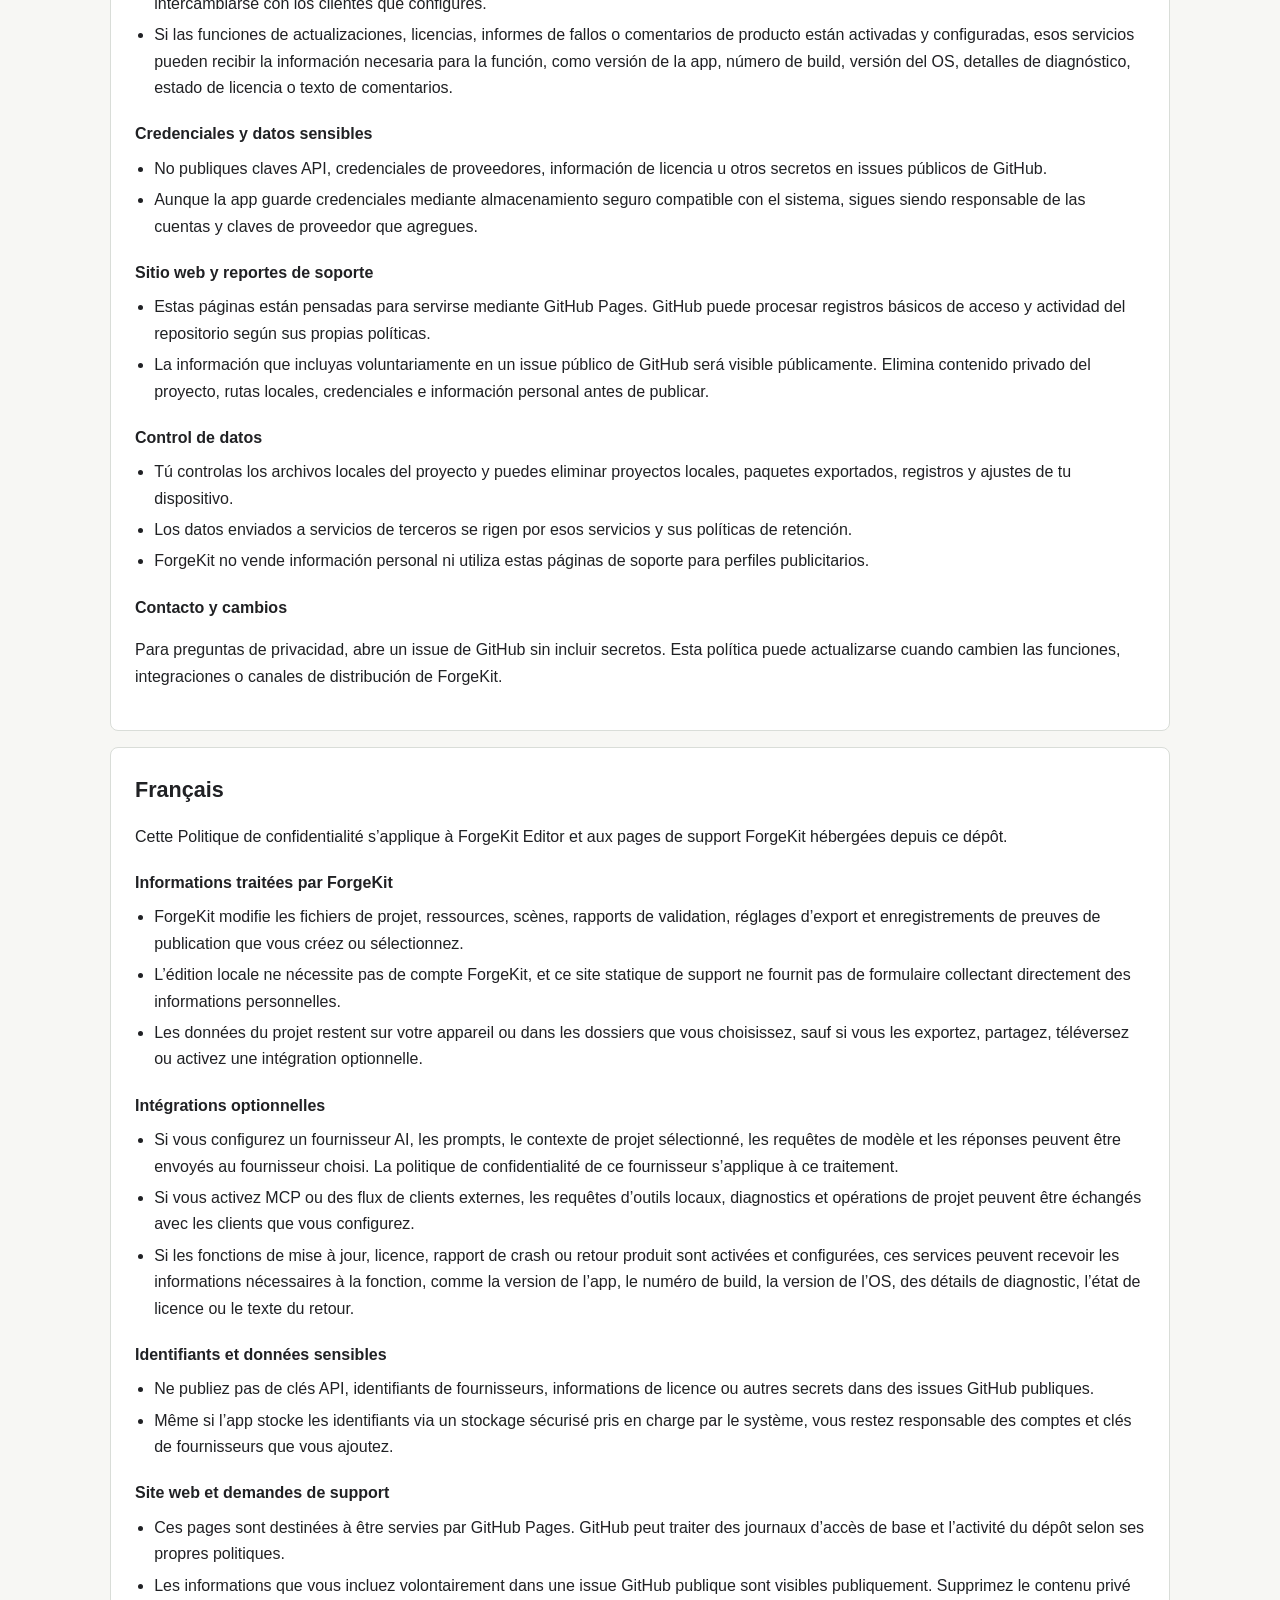
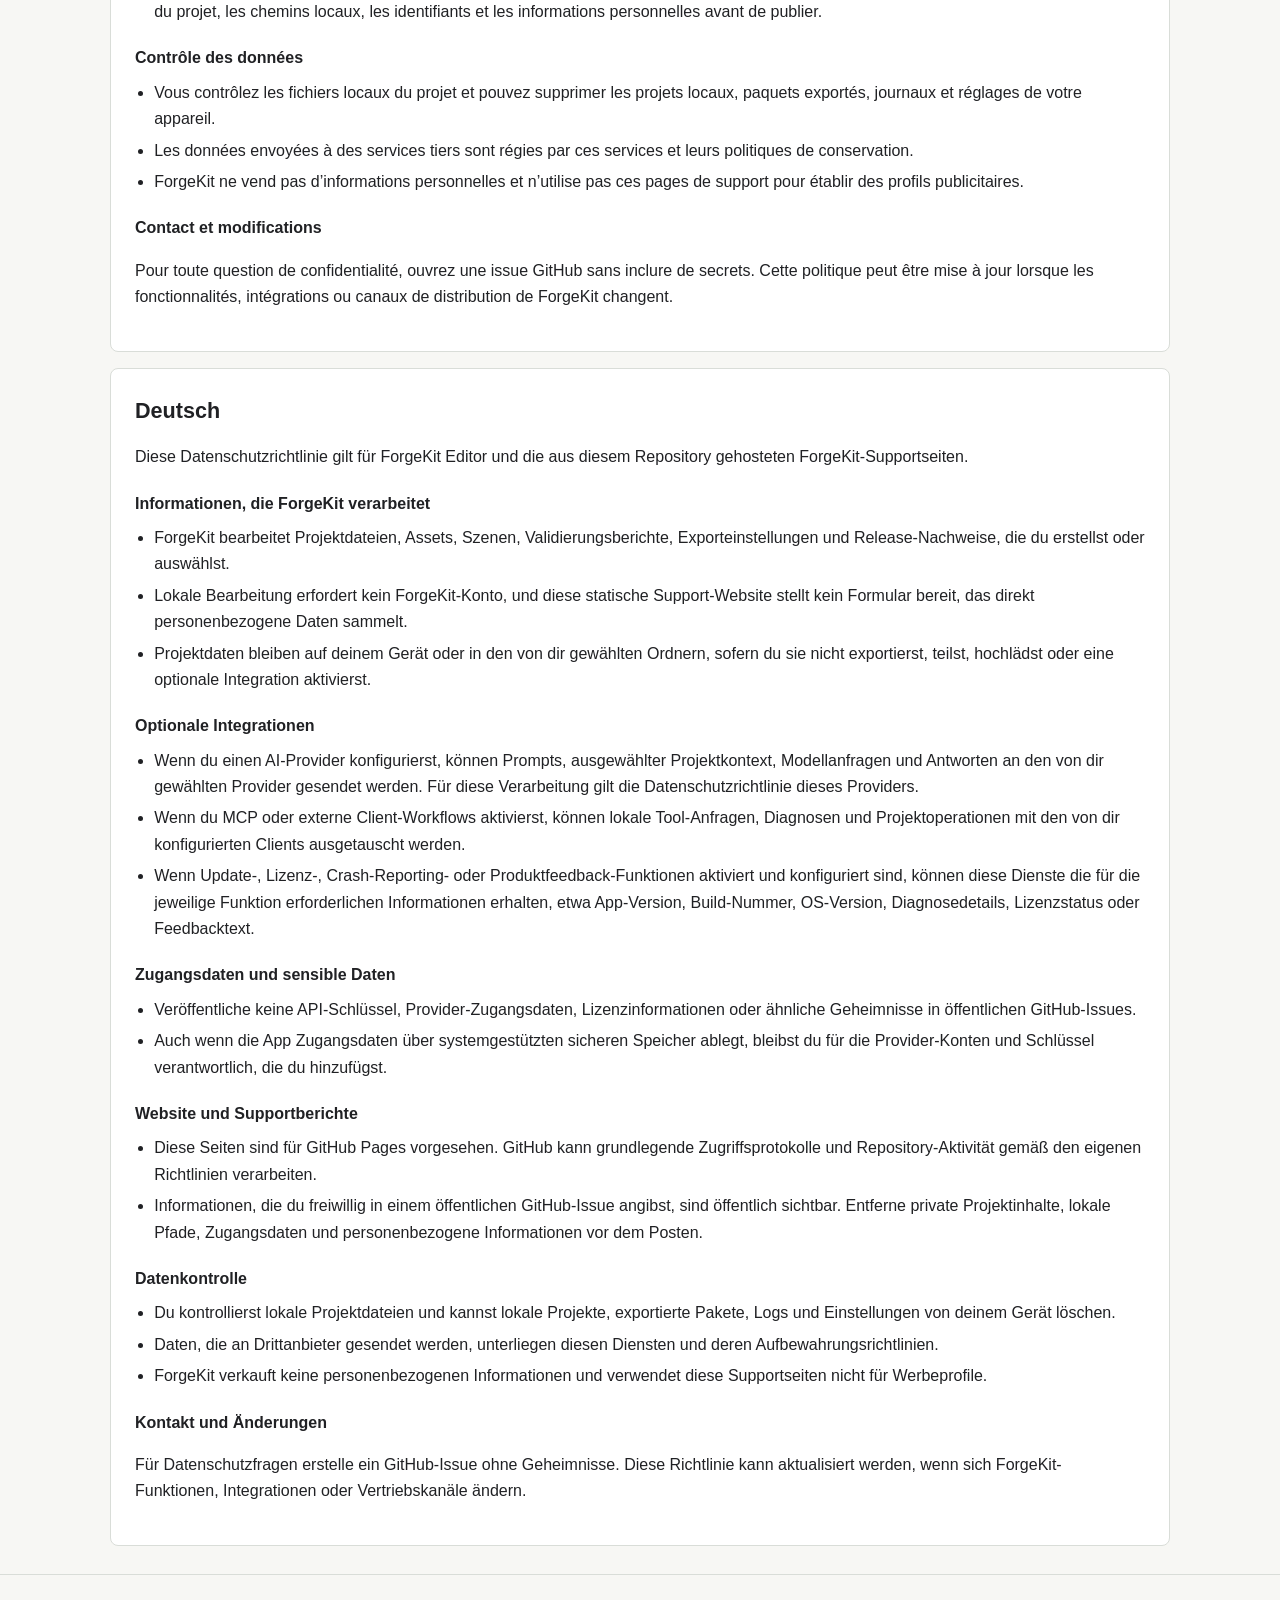
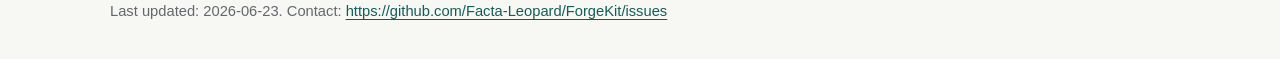
<file: privacy.html>
<!doctype html>
<html lang="en">
<head>
  <meta charset="utf-8">
  <meta name="viewport" content="width=device-width, initial-scale=1">
  <title>ForgeKit Privacy Policy</title>
  <meta name="description" content="ForgeKit privacy policy in English, Korean, Japanese, Chinese, Spanish, French, and German.">
  <style>
    :root { color-scheme: light dark; --bg:#f7f7f4; --panel:#fff; --text:#202124; --muted:#62686f; --line:#d9ddd8; --accent:#0f766e; --accent-strong:#115e59; }
    @media (prefers-color-scheme: dark) { :root { --bg:#101312; --panel:#181c1b; --text:#f4f4f1; --muted:#b6bdb8; --line:#2f3835; --accent:#5eead4; --accent-strong:#99f6e4; } }
    * { box-sizing:border-box; }
    body { margin:0; font-family:-apple-system,BlinkMacSystemFont,"Segoe UI",sans-serif; background:var(--bg); color:var(--text); line-height:1.65; }
    a { color:var(--accent-strong); text-underline-offset:0.18em; }
    .wrap { width:min(1060px, calc(100% - 32px)); margin:0 auto; }
    header { border-bottom:1px solid var(--line); padding:24px 0 18px; }
    nav { display:flex; justify-content:space-between; align-items:center; gap:18px; flex-wrap:wrap; }
    .brand { font-weight:800; color:var(--text); text-decoration:none; }
    .links, .language-nav { display:flex; gap:12px; flex-wrap:wrap; }
    .links a, .language-nav a { font-size:0.94rem; }
    .hero { padding:58px 0 34px; }
    .eyebrow { margin:0 0 10px; color:var(--accent-strong); font-weight:750; }
    h1 { margin:0 0 18px; font-size:clamp(2.2rem,5vw,4.4rem); line-height:1; letter-spacing:0; }
    .lead { margin:0; max-width:820px; color:var(--muted); font-size:1.12rem; }
    .summary { margin:28px 0 0; background:var(--panel); border:1px solid var(--line); border-radius:8px; padding:18px; max-width:900px; }
    .language-nav { margin:28px 0 10px; }
    .language-nav a { display:inline-flex; border:1px solid var(--line); border-radius:999px; padding:5px 10px; text-decoration:none; background:var(--panel); }
    section.lang { background:var(--panel); border:1px solid var(--line); border-radius:8px; padding:24px; margin:16px 0; }
    section.lang h2 { margin:0 0 8px; font-size:1.35rem; }
    section.lang h3 { margin:20px 0 6px; font-size:1rem; }
    ul { padding-left:1.2rem; margin:8px 0 0; }
    li { margin:5px 0; }
    footer { border-top:1px solid var(--line); padding:24px 0 36px; color:var(--muted); font-size:0.92rem; margin-top:28px; }
  </style>
</head>
<body>
  <header>
    <div class="wrap">
      <nav aria-label="Primary">
        <a class="brand" href="./index.html">ForgeKit</a>
        <div class="links">
          <a href="./support.html">Support</a>
          <a href="./privacy.html">Privacy Policy</a>
          <a href="https://github.com/Facta-Leopard/ForgeKit/issues">GitHub Issues</a>
        </div>
      </nav>
    </div>
  </header>

  <main class="wrap">
    <div class="hero">
      <p class="eyebrow">ForgeKit Privacy Policy</p>
      <h1>Privacy information for ForgeKit users.</h1>
      <p class="lead">This page explains how ForgeKit handles local project data, optional integrations, credentials, support reports, and website access information. The policy is written directly on this page in multiple languages.</p>
      <div class="summary"><strong>Short version:</strong> ForgeKit is designed around local project editing. Your project files remain under your control unless you export, share, upload, or enable an optional integration that sends data to a service you configure.</div>
      <div class="language-nav" aria-label="Languages">
        <a href="#en">English</a><a href="#ko">한국어</a><a href="#ja">日本語</a><a href="#zh-hans">简体中文</a><a href="#zh-hant">繁體中文</a><a href="#es">Español</a><a href="#fr">Français</a><a href="#de">Deutsch</a>
      </div>
    </div>

    <section class="lang" id="en" lang="en">
      <h2>English</h2>
      <p>This Privacy Policy applies to ForgeKit Editor and the ForgeKit support pages hosted from this repository.</p>
      <h3>Information ForgeKit handles</h3>
      <ul>
        <li>ForgeKit edits project files, assets, scenes, validation reports, export settings, and release-evidence records that you create or select.</li>
        <li>Local editing does not require a ForgeKit account, and the static support website does not provide a form that directly collects personal information.</li>
        <li>Project data remains on your device or in folders you choose unless you export it, share it, upload it, or enable an optional integration.</li>
      </ul>
      <h3>Optional integrations</h3>
      <ul>
        <li>If you configure an AI provider, prompts, selected project context, model requests, and responses may be sent to the provider you choose. That provider's privacy policy applies to its processing.</li>
        <li>If you enable MCP or external client workflows, local tool requests, diagnostics, and project operations may be exchanged with the clients you configure.</li>
        <li>If update, licensing, crash reporting, or product feedback features are enabled and configured, those services may receive the information required for that feature, such as app version, build number, OS version, diagnostic details, license status, or feedback text.</li>
      </ul>
      <h3>Credentials and sensitive data</h3>
      <ul>
        <li>API keys, provider credentials, license information, and similar secrets should not be posted in public GitHub issues.</li>
        <li>When the app stores credentials through system-supported secure storage, you remain responsible for the provider accounts and keys you add.</li>
      </ul>
      <h3>Website and support reports</h3>
      <ul>
        <li>These pages are intended to be served by GitHub Pages. GitHub may process basic access logs and repository activity according to GitHub's own policies.</li>
        <li>Information you voluntarily include in a public GitHub issue is visible publicly. Remove private project content, local paths, credentials, and personal information before posting.</li>
      </ul>
      <h3>Data control</h3>
      <ul>
        <li>You control local project files and can delete local projects, exported packages, logs, and settings from your device.</li>
        <li>Data sent to third-party services is controlled by those services and their retention policies.</li>
        <li>ForgeKit does not sell personal information and does not use these support pages for advertising profiles.</li>
      </ul>
      <h3>Contact and changes</h3>
      <p>For privacy questions, open a GitHub issue without including secrets. This policy may be updated when ForgeKit features, integrations, or distribution channels change.</p>
    </section>

    <section class="lang" id="ko" lang="ko">
      <h2>한국어</h2>
      <p>이 개인정보 처리방침은 ForgeKit Editor와 이 저장소에서 호스팅되는 ForgeKit 지원 페이지에 적용됩니다.</p>
      <h3>ForgeKit이 처리하는 정보</h3>
      <ul>
        <li>ForgeKit은 사용자가 만들거나 선택한 프로젝트 파일, 에셋, 씬, 검증 보고서, 내보내기 설정, 릴리스 증거 기록을 편집합니다.</li>
        <li>로컬 편집에는 ForgeKit 계정이 필요하지 않으며, 이 정적 지원 웹사이트는 개인정보를 직접 수집하는 입력 양식을 제공하지 않습니다.</li>
        <li>프로젝트 데이터는 사용자가 내보내기, 공유, 업로드를 하거나 선택적 연동을 활성화하지 않는 한 사용자의 기기 또는 사용자가 선택한 폴더에 남아 있습니다.</li>
      </ul>
      <h3>선택적 연동</h3>
      <ul>
        <li>AI 제공자를 설정하면 프롬프트, 선택된 프로젝트 맥락, 모델 요청, 응답이 사용자가 선택한 제공자에게 전송될 수 있습니다. 해당 처리는 그 제공자의 개인정보 정책을 따릅니다.</li>
        <li>MCP 또는 외부 클라이언트 흐름을 활성화하면 사용자가 설정한 클라이언트와 로컬 도구 요청, 진단 정보, 프로젝트 작업이 오갈 수 있습니다.</li>
        <li>업데이트, 라이선스, 충돌 보고, 제품 피드백 기능을 활성화하고 설정한 경우 해당 기능에 필요한 앱 버전, 빌드 번호, OS 버전, 진단 정보, 라이선스 상태, 피드백 내용 등이 관련 서비스로 전송될 수 있습니다.</li>
      </ul>
      <h3>자격 증명과 민감 정보</h3>
      <ul>
        <li>API 키, 제공자 자격 증명, 라이선스 정보와 같은 민감한 값은 공개 GitHub 이슈에 올리지 마세요.</li>
        <li>앱이 시스템 보안 저장소를 통해 자격 증명을 저장하더라도, 사용자가 추가한 제공자 계정과 키에 대한 책임은 사용자에게 있습니다.</li>
      </ul>
      <h3>웹사이트와 지원 요청</h3>
      <ul>
        <li>이 페이지는 GitHub Pages로 제공되도록 설계되어 있습니다. GitHub는 자체 정책에 따라 기본 접속 로그와 저장소 활동을 처리할 수 있습니다.</li>
        <li>공개 GitHub 이슈에 자발적으로 포함한 정보는 공개됩니다. 게시 전에 비공개 프로젝트 내용, 로컬 경로, 자격 증명, 개인정보를 제거해 주세요.</li>
      </ul>
      <h3>데이터 관리</h3>
      <ul>
        <li>사용자는 로컬 프로젝트 파일을 관리하며, 기기에서 로컬 프로젝트, 내보낸 패키지, 로그, 설정을 삭제할 수 있습니다.</li>
        <li>제3자 서비스로 전송된 데이터는 해당 서비스와 그 보존 정책의 적용을 받습니다.</li>
        <li>ForgeKit은 개인정보를 판매하지 않으며, 이 지원 페이지를 광고 프로필 작성에 사용하지 않습니다.</li>
      </ul>
      <h3>문의와 변경</h3>
      <p>개인정보 관련 질문은 민감한 정보를 포함하지 말고 GitHub 이슈로 남겨 주세요. ForgeKit 기능, 연동, 배포 방식이 변경되면 이 정책도 갱신될 수 있습니다.</p>
    </section>

    <section class="lang" id="ja" lang="ja">
      <h2>日本語</h2>
      <p>このプライバシーポリシーは、ForgeKit Editor と、このリポジトリからホストされる ForgeKit サポートページに適用されます。</p>
      <h3>ForgeKit が扱う情報</h3>
      <ul>
        <li>ForgeKit は、ユーザーが作成または選択したプロジェクトファイル、アセット、シーン、検証レポート、エクスポート設定、リリース証跡を編集します。</li>
        <li>ローカル編集に ForgeKit アカウントは不要です。また、この静的サポートサイトには個人情報を直接収集するフォームはありません。</li>
        <li>プロジェクトデータは、ユーザーがエクスポート、共有、アップロード、または任意の連携を有効化しない限り、ユーザーのデバイスまたは選択したフォルダに残ります。</li>
      </ul>
      <h3>任意の連携</h3>
      <ul>
        <li>AI プロバイダーを設定した場合、プロンプト、選択されたプロジェクト文脈、モデルリクエスト、応答が、ユーザーが選択したプロバイダーに送信されることがあります。その処理には当該プロバイダーのプライバシーポリシーが適用されます。</li>
        <li>MCP または外部クライアントのワークフローを有効にすると、設定したクライアントとの間でローカルツール要求、診断情報、プロジェクト操作が交換される場合があります。</li>
        <li>更新、ライセンス、クラッシュレポート、製品フィードバック機能を有効化および設定した場合、その機能に必要なアプリバージョン、ビルド番号、OS バージョン、診断情報、ライセンス状態、フィードバック本文などが該当サービスへ送信されることがあります。</li>
      </ul>
      <h3>認証情報と機密データ</h3>
      <ul>
        <li>API キー、プロバイダー認証情報、ライセンス情報などの秘密情報を公開 GitHub Issue に投稿しないでください。</li>
        <li>アプリがシステム対応の安全な保存機能を使って認証情報を保存する場合でも、追加したプロバイダーアカウントとキーの管理責任はユーザーにあります。</li>
      </ul>
      <h3>ウェブサイトとサポート報告</h3>
      <ul>
        <li>これらのページは GitHub Pages で提供される想定です。GitHub は自社のポリシーに従って基本的なアクセスログやリポジトリアクティビティを処理する場合があります。</li>
        <li>公開 GitHub Issue に自発的に含めた情報は公開されます。投稿前に、非公開プロジェクト内容、ローカルパス、認証情報、個人情報を削除してください。</li>
      </ul>
      <h3>データの管理</h3>
      <ul>
        <li>ローカルプロジェクトファイルはユーザーが管理し、デバイス上のローカルプロジェクト、エクスポート済みパッケージ、ログ、設定を削除できます。</li>
        <li>第三者サービスに送信されたデータは、そのサービスと保持ポリシーに従います。</li>
        <li>ForgeKit は個人情報を販売せず、これらのサポートページを広告プロファイル作成に使用しません。</li>
      </ul>
      <h3>問い合わせと変更</h3>
      <p>プライバシーに関する質問は、秘密情報を含めずに GitHub Issue で連絡してください。ForgeKit の機能、連携、配布方法が変更された場合、このポリシーも更新されることがあります。</p>
    </section>

    <section class="lang" id="zh-hans" lang="zh-Hans">
      <h2>简体中文</h2>
      <p>本隐私政策适用于 ForgeKit Editor 以及从本仓库托管的 ForgeKit 支持页面。</p>
      <h3>ForgeKit 处理的信息</h3>
      <ul>
        <li>ForgeKit 会编辑你创建或选择的项目文件、资源、场景、验证报告、导出设置和发布证据记录。</li>
        <li>本地编辑不需要 ForgeKit 账户；该静态支持网站也不提供直接收集个人信息的表单。</li>
        <li>除非你导出、共享、上传或启用可选集成，否则项目数据会保留在你的设备或你选择的文件夹中。</li>
      </ul>
      <h3>可选集成</h3>
      <ul>
        <li>如果你配置 AI 提供方，提示词、选定的项目上下文、模型请求和响应可能会发送给你选择的提供方。该提供方的隐私政策适用于其处理行为。</li>
        <li>如果启用 MCP 或外部客户端工作流，本地工具请求、诊断信息和项目操作可能会与你配置的客户端交换。</li>
        <li>如果启用并配置更新、许可证、崩溃报告或产品反馈功能，相关服务可能会接收该功能所需的信息，例如应用版本、构建号、OS 版本、诊断细节、许可证状态或反馈文本。</li>
      </ul>
      <h3>凭据和敏感数据</h3>
      <ul>
        <li>请不要在公开 GitHub Issue 中发布 API 密钥、提供方凭据、许可证信息等敏感内容。</li>
        <li>即使应用通过系统支持的安全存储保存凭据，你仍需负责管理自己添加的提供方账户和密钥。</li>
      </ul>
      <h3>网站和支持报告</h3>
      <ul>
        <li>这些页面计划通过 GitHub Pages 提供。GitHub 可能会根据其自身政策处理基本访问日志和仓库活动。</li>
        <li>你主动写入公开 GitHub Issue 的信息会公开可见。发布前请移除私有项目内容、本地路径、凭据和个人信息。</li>
      </ul>
      <h3>数据控制</h3>
      <ul>
        <li>你控制本地项目文件，并可以从设备删除本地项目、导出包、日志和设置。</li>
        <li>发送到第三方服务的数据由该服务及其保留政策控制。</li>
        <li>ForgeKit 不出售个人信息，也不会使用这些支持页面建立广告画像。</li>
      </ul>
      <h3>联系和变更</h3>
      <p>如有隐私问题，请在不包含敏感信息的情况下创建 GitHub Issue。ForgeKit 的功能、集成或分发渠道变化时，本政策可能会更新。</p>
    </section>

    <section class="lang" id="zh-hant" lang="zh-Hant">
      <h2>繁體中文</h2>
      <p>本隱私權政策適用於 ForgeKit Editor，以及由本儲存庫託管的 ForgeKit 支援頁面。</p>
      <h3>ForgeKit 處理的資訊</h3>
      <ul>
        <li>ForgeKit 會編輯你建立或選擇的專案檔案、素材、場景、驗證報告、匯出設定和發行證據記錄。</li>
        <li>本機編輯不需要 ForgeKit 帳號；此靜態支援網站也不提供直接收集個人資訊的表單。</li>
        <li>除非你匯出、分享、上傳或啟用選用整合，否則專案資料會保留在你的裝置或你選擇的資料夾中。</li>
      </ul>
      <h3>選用整合</h3>
      <ul>
        <li>如果你設定 AI 供應商，提示詞、選定的專案脈絡、模型請求和回應可能會傳送給你選擇的供應商。該供應商的隱私權政策適用於其處理行為。</li>
        <li>如果啟用 MCP 或外部用戶端工作流程，本機工具請求、診斷資訊和專案操作可能會與你設定的用戶端交換。</li>
        <li>如果啟用並設定更新、授權、當機回報或產品回饋功能，相關服務可能會接收該功能所需資訊，例如 app 版本、建置號碼、OS 版本、診斷細節、授權狀態或回饋文字。</li>
      </ul>
      <h3>憑證和敏感資料</h3>
      <ul>
        <li>請勿在公開 GitHub Issue 中發布 API 金鑰、供應商憑證、授權資訊等敏感內容。</li>
        <li>即使 app 透過系統支援的安全儲存功能保存憑證，你仍需負責管理自己加入的供應商帳號和金鑰。</li>
      </ul>
      <h3>網站和支援回報</h3>
      <ul>
        <li>這些頁面預計透過 GitHub Pages 提供。GitHub 可能會依據其自身政策處理基本存取記錄和儲存庫活動。</li>
        <li>你自願寫入公開 GitHub Issue 的資訊會公開可見。發布前請移除私人專案內容、本機路徑、憑證和個人資訊。</li>
      </ul>
      <h3>資料控制</h3>
      <ul>
        <li>你控制本機專案檔案，並可從裝置刪除本機專案、匯出套件、記錄和設定。</li>
        <li>傳送到第三方服務的資料受該服務及其保留政策控制。</li>
        <li>ForgeKit 不出售個人資訊，也不會使用這些支援頁面建立廣告輪廓。</li>
      </ul>
      <h3>聯絡和變更</h3>
      <p>如有隱私權問題，請在不包含敏感資訊的情況下建立 GitHub Issue。ForgeKit 的功能、整合或發布管道變更時，本政策可能會更新。</p>
    </section>

    <section class="lang" id="es" lang="es">
      <h2>Español</h2>
      <p>Esta Política de Privacidad se aplica a ForgeKit Editor y a las páginas de soporte de ForgeKit alojadas desde este repositorio.</p>
      <h3>Información que maneja ForgeKit</h3>
      <ul>
        <li>ForgeKit edita archivos de proyecto, recursos, escenas, informes de validación, ajustes de exportación y registros de evidencia de lanzamiento que creas o seleccionas.</li>
        <li>La edición local no requiere una cuenta de ForgeKit, y este sitio estático de soporte no ofrece formularios que recopilen directamente información personal.</li>
        <li>Los datos del proyecto permanecen en tu dispositivo o en las carpetas que elijas, salvo que los exportes, compartas, subas o habilites una integración opcional.</li>
      </ul>
      <h3>Integraciones opcionales</h3>
      <ul>
        <li>Si configuras un proveedor de AI, los prompts, el contexto de proyecto seleccionado, las solicitudes de modelo y las respuestas pueden enviarse al proveedor que elijas. Se aplica la política de privacidad de ese proveedor.</li>
        <li>Si activas MCP o flujos de clientes externos, las solicitudes de herramientas locales, diagnósticos y operaciones de proyecto pueden intercambiarse con los clientes que configures.</li>
        <li>Si las funciones de actualizaciones, licencias, informes de fallos o comentarios de producto están activadas y configuradas, esos servicios pueden recibir la información necesaria para la función, como versión de la app, número de build, versión del OS, detalles de diagnóstico, estado de licencia o texto de comentarios.</li>
      </ul>
      <h3>Credenciales y datos sensibles</h3>
      <ul>
        <li>No publiques claves API, credenciales de proveedores, información de licencia u otros secretos en issues públicos de GitHub.</li>
        <li>Aunque la app guarde credenciales mediante almacenamiento seguro compatible con el sistema, sigues siendo responsable de las cuentas y claves de proveedor que agregues.</li>
      </ul>
      <h3>Sitio web y reportes de soporte</h3>
      <ul>
        <li>Estas páginas están pensadas para servirse mediante GitHub Pages. GitHub puede procesar registros básicos de acceso y actividad del repositorio según sus propias políticas.</li>
        <li>La información que incluyas voluntariamente en un issue público de GitHub será visible públicamente. Elimina contenido privado del proyecto, rutas locales, credenciales e información personal antes de publicar.</li>
      </ul>
      <h3>Control de datos</h3>
      <ul>
        <li>Tú controlas los archivos locales del proyecto y puedes eliminar proyectos locales, paquetes exportados, registros y ajustes de tu dispositivo.</li>
        <li>Los datos enviados a servicios de terceros se rigen por esos servicios y sus políticas de retención.</li>
        <li>ForgeKit no vende información personal ni utiliza estas páginas de soporte para perfiles publicitarios.</li>
      </ul>
      <h3>Contacto y cambios</h3>
      <p>Para preguntas de privacidad, abre un issue de GitHub sin incluir secretos. Esta política puede actualizarse cuando cambien las funciones, integraciones o canales de distribución de ForgeKit.</p>
    </section>

    <section class="lang" id="fr" lang="fr">
      <h2>Français</h2>
      <p>Cette Politique de confidentialité s’applique à ForgeKit Editor et aux pages de support ForgeKit hébergées depuis ce dépôt.</p>
      <h3>Informations traitées par ForgeKit</h3>
      <ul>
        <li>ForgeKit modifie les fichiers de projet, ressources, scènes, rapports de validation, réglages d’export et enregistrements de preuves de publication que vous créez ou sélectionnez.</li>
        <li>L’édition locale ne nécessite pas de compte ForgeKit, et ce site statique de support ne fournit pas de formulaire collectant directement des informations personnelles.</li>
        <li>Les données du projet restent sur votre appareil ou dans les dossiers que vous choisissez, sauf si vous les exportez, partagez, téléversez ou activez une intégration optionnelle.</li>
      </ul>
      <h3>Intégrations optionnelles</h3>
      <ul>
        <li>Si vous configurez un fournisseur AI, les prompts, le contexte de projet sélectionné, les requêtes de modèle et les réponses peuvent être envoyés au fournisseur choisi. La politique de confidentialité de ce fournisseur s’applique à ce traitement.</li>
        <li>Si vous activez MCP ou des flux de clients externes, les requêtes d’outils locaux, diagnostics et opérations de projet peuvent être échangés avec les clients que vous configurez.</li>
        <li>Si les fonctions de mise à jour, licence, rapport de crash ou retour produit sont activées et configurées, ces services peuvent recevoir les informations nécessaires à la fonction, comme la version de l’app, le numéro de build, la version de l’OS, des détails de diagnostic, l’état de licence ou le texte du retour.</li>
      </ul>
      <h3>Identifiants et données sensibles</h3>
      <ul>
        <li>Ne publiez pas de clés API, identifiants de fournisseurs, informations de licence ou autres secrets dans des issues GitHub publiques.</li>
        <li>Même si l’app stocke les identifiants via un stockage sécurisé pris en charge par le système, vous restez responsable des comptes et clés de fournisseurs que vous ajoutez.</li>
      </ul>
      <h3>Site web et demandes de support</h3>
      <ul>
        <li>Ces pages sont destinées à être servies par GitHub Pages. GitHub peut traiter des journaux d’accès de base et l’activité du dépôt selon ses propres politiques.</li>
        <li>Les informations que vous incluez volontairement dans une issue GitHub publique sont visibles publiquement. Supprimez le contenu privé du projet, les chemins locaux, les identifiants et les informations personnelles avant de publier.</li>
      </ul>
      <h3>Contrôle des données</h3>
      <ul>
        <li>Vous contrôlez les fichiers locaux du projet et pouvez supprimer les projets locaux, paquets exportés, journaux et réglages de votre appareil.</li>
        <li>Les données envoyées à des services tiers sont régies par ces services et leurs politiques de conservation.</li>
        <li>ForgeKit ne vend pas d’informations personnelles et n’utilise pas ces pages de support pour établir des profils publicitaires.</li>
      </ul>
      <h3>Contact et modifications</h3>
      <p>Pour toute question de confidentialité, ouvrez une issue GitHub sans inclure de secrets. Cette politique peut être mise à jour lorsque les fonctionnalités, intégrations ou canaux de distribution de ForgeKit changent.</p>
    </section>

    <section class="lang" id="de" lang="de">
      <h2>Deutsch</h2>
      <p>Diese Datenschutzrichtlinie gilt für ForgeKit Editor und die aus diesem Repository gehosteten ForgeKit-Supportseiten.</p>
      <h3>Informationen, die ForgeKit verarbeitet</h3>
      <ul>
        <li>ForgeKit bearbeitet Projektdateien, Assets, Szenen, Validierungsberichte, Exporteinstellungen und Release-Nachweise, die du erstellst oder auswählst.</li>
        <li>Lokale Bearbeitung erfordert kein ForgeKit-Konto, und diese statische Support-Website stellt kein Formular bereit, das direkt personenbezogene Daten sammelt.</li>
        <li>Projektdaten bleiben auf deinem Gerät oder in den von dir gewählten Ordnern, sofern du sie nicht exportierst, teilst, hochlädst oder eine optionale Integration aktivierst.</li>
      </ul>
      <h3>Optionale Integrationen</h3>
      <ul>
        <li>Wenn du einen AI-Provider konfigurierst, können Prompts, ausgewählter Projektkontext, Modellanfragen und Antworten an den von dir gewählten Provider gesendet werden. Für diese Verarbeitung gilt die Datenschutzrichtlinie dieses Providers.</li>
        <li>Wenn du MCP oder externe Client-Workflows aktivierst, können lokale Tool-Anfragen, Diagnosen und Projektoperationen mit den von dir konfigurierten Clients ausgetauscht werden.</li>
        <li>Wenn Update-, Lizenz-, Crash-Reporting- oder Produktfeedback-Funktionen aktiviert und konfiguriert sind, können diese Dienste die für die jeweilige Funktion erforderlichen Informationen erhalten, etwa App-Version, Build-Nummer, OS-Version, Diagnosedetails, Lizenzstatus oder Feedbacktext.</li>
      </ul>
      <h3>Zugangsdaten und sensible Daten</h3>
      <ul>
        <li>Veröffentliche keine API-Schlüssel, Provider-Zugangsdaten, Lizenzinformationen oder ähnliche Geheimnisse in öffentlichen GitHub-Issues.</li>
        <li>Auch wenn die App Zugangsdaten über systemgestützten sicheren Speicher ablegt, bleibst du für die Provider-Konten und Schlüssel verantwortlich, die du hinzufügst.</li>
      </ul>
      <h3>Website und Supportberichte</h3>
      <ul>
        <li>Diese Seiten sind für GitHub Pages vorgesehen. GitHub kann grundlegende Zugriffsprotokolle und Repository-Aktivität gemäß den eigenen Richtlinien verarbeiten.</li>
        <li>Informationen, die du freiwillig in einem öffentlichen GitHub-Issue angibst, sind öffentlich sichtbar. Entferne private Projektinhalte, lokale Pfade, Zugangsdaten und personenbezogene Informationen vor dem Posten.</li>
      </ul>
      <h3>Datenkontrolle</h3>
      <ul>
        <li>Du kontrollierst lokale Projektdateien und kannst lokale Projekte, exportierte Pakete, Logs und Einstellungen von deinem Gerät löschen.</li>
        <li>Daten, die an Drittanbieter gesendet werden, unterliegen diesen Diensten und deren Aufbewahrungsrichtlinien.</li>
        <li>ForgeKit verkauft keine personenbezogenen Informationen und verwendet diese Supportseiten nicht für Werbeprofile.</li>
      </ul>
      <h3>Kontakt und Änderungen</h3>
      <p>Für Datenschutzfragen erstelle ein GitHub-Issue ohne Geheimnisse. Diese Richtlinie kann aktualisiert werden, wenn sich ForgeKit-Funktionen, Integrationen oder Vertriebskanäle ändern.</p>
    </section>
  </main>

  <footer>
    <div class="wrap">Last updated: 2026-06-23. Contact: <a href="https://github.com/Facta-Leopard/ForgeKit/issues">https://github.com/Facta-Leopard/ForgeKit/issues</a></div>
  </footer>
</body>
</html>
</file>
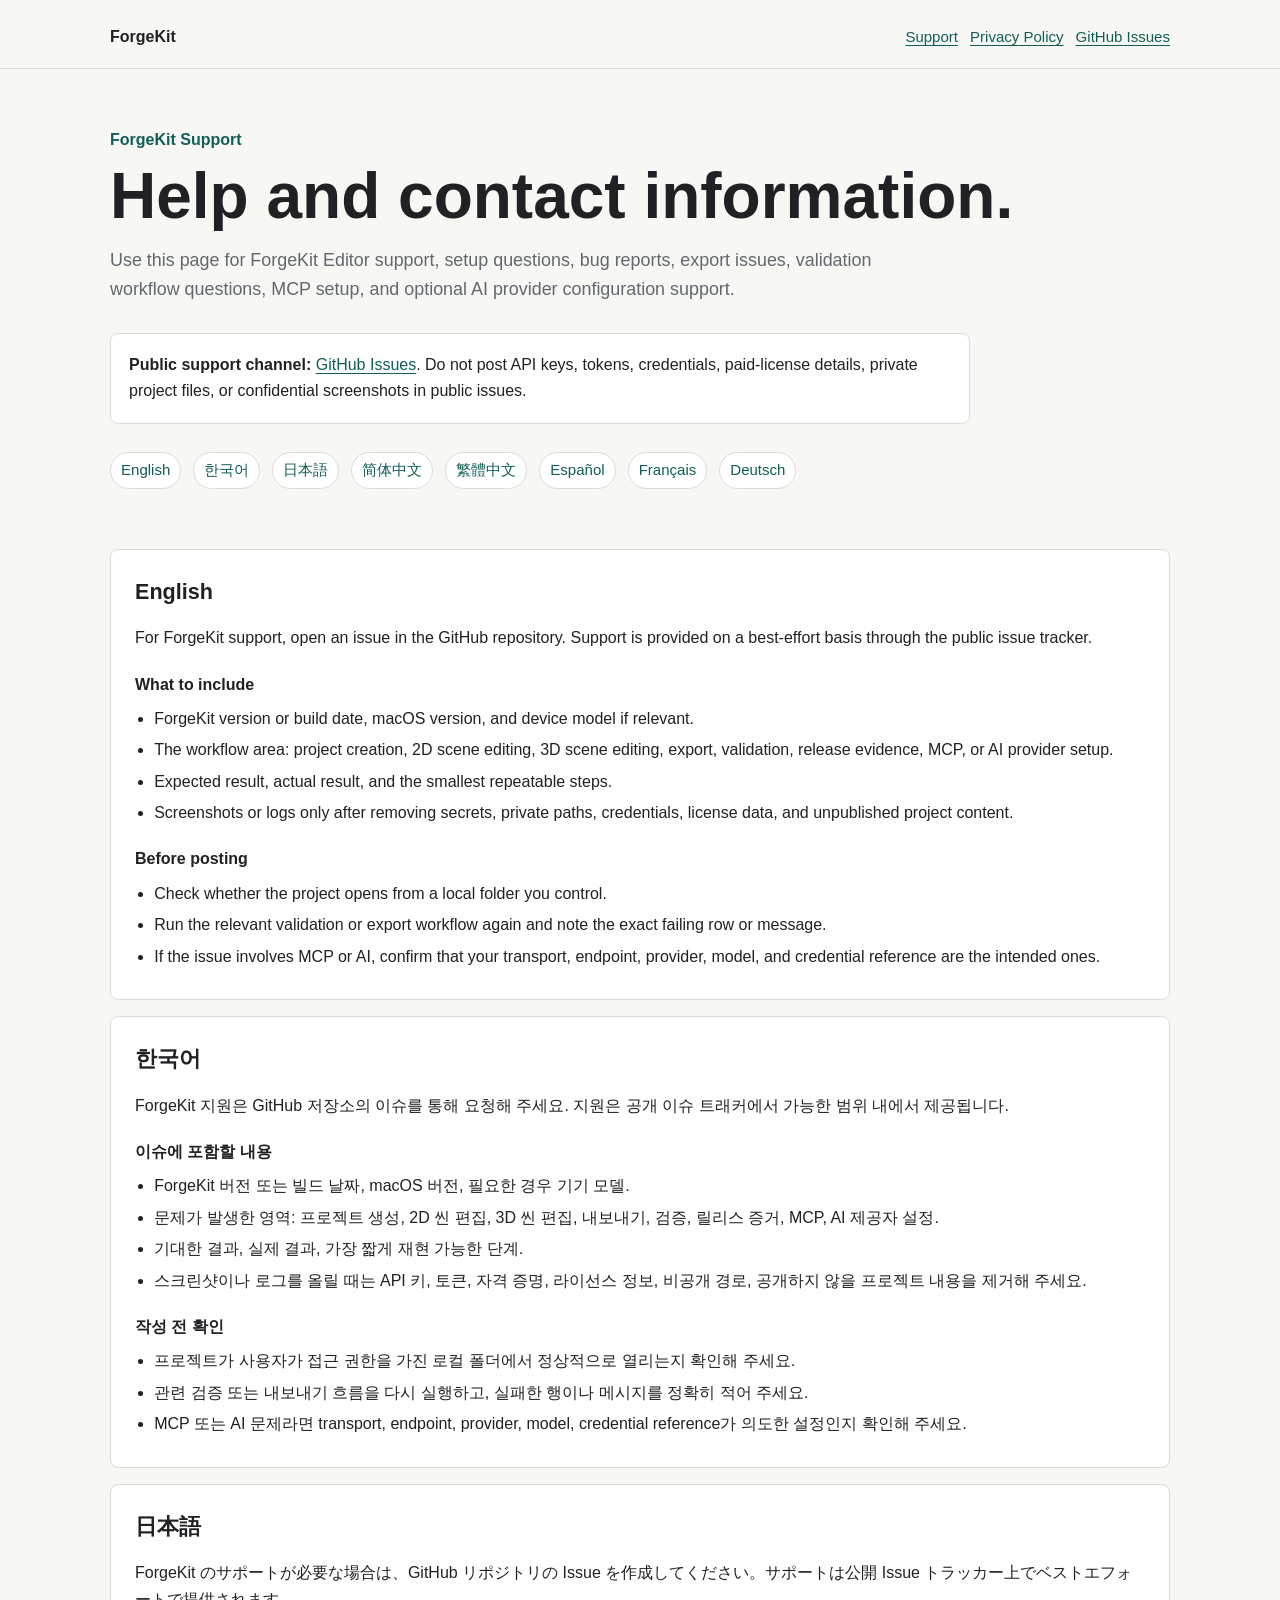
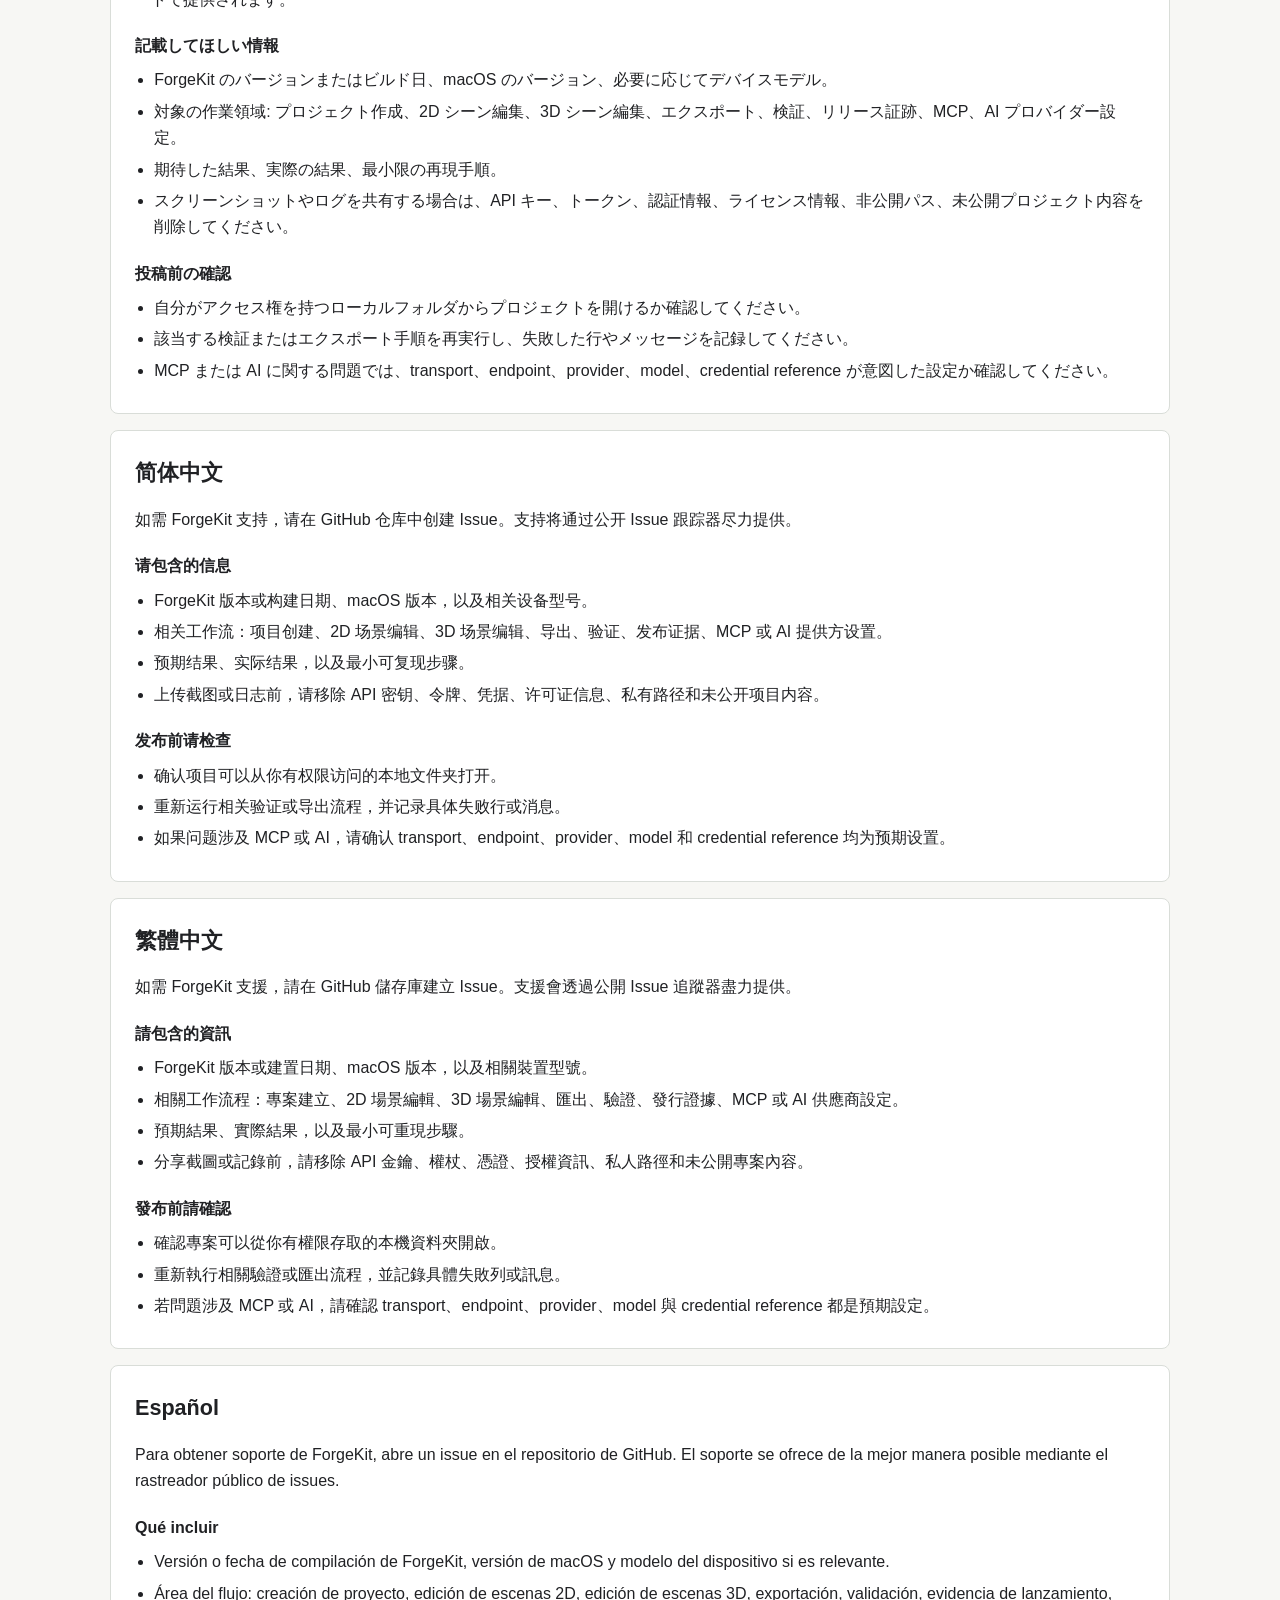
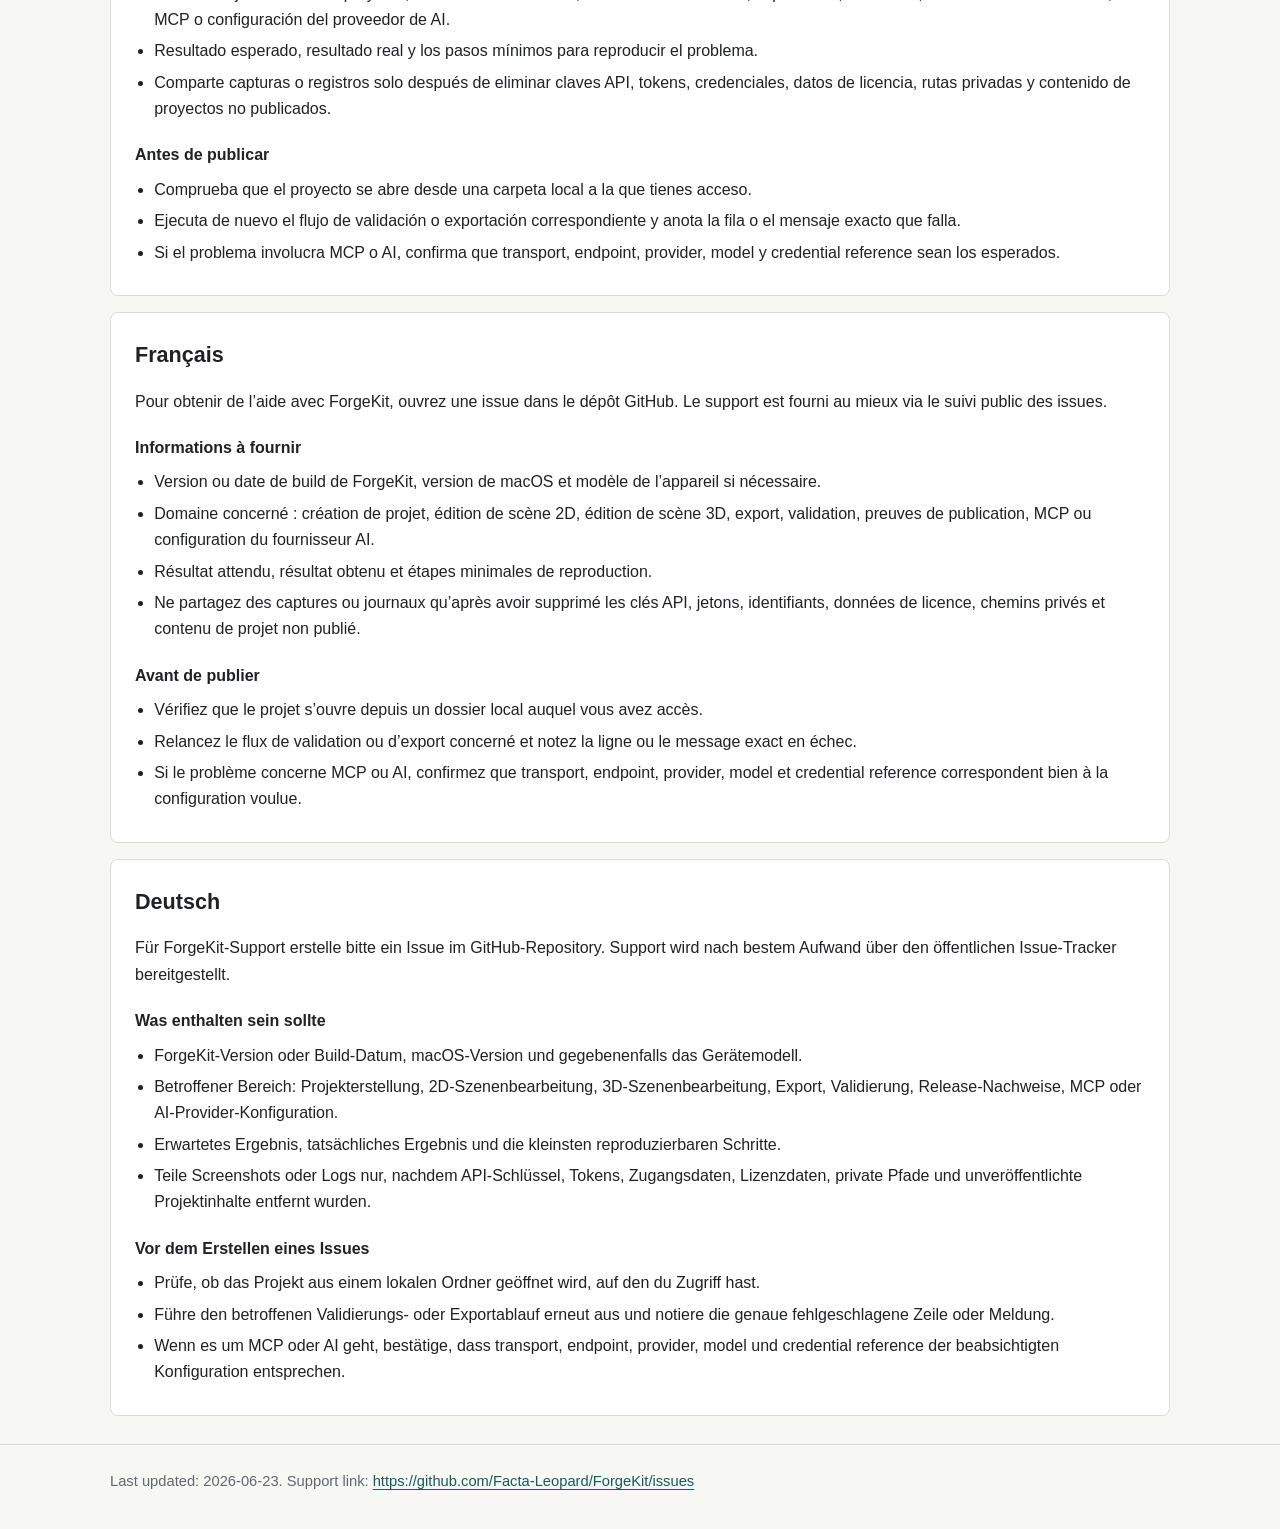
<file: support.html>
<!doctype html>
<html lang="en">
<head>
  <meta charset="utf-8">
  <meta name="viewport" content="width=device-width, initial-scale=1">
  <title>ForgeKit Support</title>
  <meta name="description" content="ForgeKit support information in English, Korean, Japanese, Chinese, Spanish, French, and German.">
  <style>
    :root { color-scheme: light dark; --bg:#f7f7f4; --panel:#fff; --text:#202124; --muted:#62686f; --line:#d9ddd8; --accent:#0f766e; --accent-strong:#115e59; }
    @media (prefers-color-scheme: dark) { :root { --bg:#101312; --panel:#181c1b; --text:#f4f4f1; --muted:#b6bdb8; --line:#2f3835; --accent:#5eead4; --accent-strong:#99f6e4; } }
    * { box-sizing: border-box; }
    body { margin:0; font-family:-apple-system,BlinkMacSystemFont,"Segoe UI",sans-serif; background:var(--bg); color:var(--text); line-height:1.65; }
    a { color:var(--accent-strong); text-underline-offset:0.18em; }
    .wrap { width:min(1060px, calc(100% - 32px)); margin:0 auto; }
    header { border-bottom:1px solid var(--line); padding:24px 0 18px; }
    nav { display:flex; justify-content:space-between; align-items:center; gap:18px; flex-wrap:wrap; }
    .brand { font-weight:800; color:var(--text); text-decoration:none; }
    .links, .language-nav { display:flex; gap:12px; flex-wrap:wrap; }
    .links a, .language-nav a { font-size:0.94rem; }
    .hero { padding:58px 0 34px; }
    .eyebrow { margin:0 0 10px; color:var(--accent-strong); font-weight:750; }
    h1 { margin:0 0 18px; font-size:clamp(2.2rem,5vw,4.4rem); line-height:1; letter-spacing:0; }
    .lead { margin:0; max-width:780px; color:var(--muted); font-size:1.12rem; }
    .notice { margin:28px 0 0; background:var(--panel); border:1px solid var(--line); border-radius:8px; padding:18px; max-width:860px; }
    .language-nav { margin:28px 0 10px; }
    .language-nav a { display:inline-flex; border:1px solid var(--line); border-radius:999px; padding:5px 10px; text-decoration:none; background:var(--panel); }
    section.lang { background:var(--panel); border:1px solid var(--line); border-radius:8px; padding:24px; margin:16px 0; }
    section.lang h2 { margin:0 0 8px; font-size:1.35rem; }
    section.lang h3 { margin:20px 0 6px; font-size:1rem; }
    ul { padding-left:1.2rem; margin:8px 0 0; }
    li { margin:5px 0; }
    code { font-family:ui-monospace,SFMono-Regular,Menlo,monospace; font-size:0.95em; }
    footer { border-top:1px solid var(--line); padding:24px 0 36px; color:var(--muted); font-size:0.92rem; margin-top:28px; }
  </style>
</head>
<body>
  <header>
    <div class="wrap">
      <nav aria-label="Primary">
        <a class="brand" href="./index.html">ForgeKit</a>
        <div class="links">
          <a href="./support.html">Support</a>
          <a href="./privacy.html">Privacy Policy</a>
          <a href="https://github.com/Facta-Leopard/ForgeKit/issues">GitHub Issues</a>
        </div>
      </nav>
    </div>
  </header>

  <main class="wrap">
    <div class="hero">
      <p class="eyebrow">ForgeKit Support</p>
      <h1>Help and contact information.</h1>
      <p class="lead">Use this page for ForgeKit Editor support, setup questions, bug reports, export issues, validation workflow questions, MCP setup, and optional AI provider configuration support.</p>
      <div class="notice">
        <strong>Public support channel:</strong> <a href="https://github.com/Facta-Leopard/ForgeKit/issues">GitHub Issues</a>. Do not post API keys, tokens, credentials, paid-license details, private project files, or confidential screenshots in public issues.
      </div>
      <div class="language-nav" aria-label="Languages">
        <a href="#en">English</a><a href="#ko">한국어</a><a href="#ja">日本語</a><a href="#zh-hans">简体中文</a><a href="#zh-hant">繁體中文</a><a href="#es">Español</a><a href="#fr">Français</a><a href="#de">Deutsch</a>
      </div>
    </div>

    <section class="lang" id="en" lang="en">
      <h2>English</h2>
      <p>For ForgeKit support, open an issue in the GitHub repository. Support is provided on a best-effort basis through the public issue tracker.</p>
      <h3>What to include</h3>
      <ul>
        <li>ForgeKit version or build date, macOS version, and device model if relevant.</li>
        <li>The workflow area: project creation, 2D scene editing, 3D scene editing, export, validation, release evidence, MCP, or AI provider setup.</li>
        <li>Expected result, actual result, and the smallest repeatable steps.</li>
        <li>Screenshots or logs only after removing secrets, private paths, credentials, license data, and unpublished project content.</li>
      </ul>
      <h3>Before posting</h3>
      <ul>
        <li>Check whether the project opens from a local folder you control.</li>
        <li>Run the relevant validation or export workflow again and note the exact failing row or message.</li>
        <li>If the issue involves MCP or AI, confirm that your transport, endpoint, provider, model, and credential reference are the intended ones.</li>
      </ul>
    </section>

    <section class="lang" id="ko" lang="ko">
      <h2>한국어</h2>
      <p>ForgeKit 지원은 GitHub 저장소의 이슈를 통해 요청해 주세요. 지원은 공개 이슈 트래커에서 가능한 범위 내에서 제공됩니다.</p>
      <h3>이슈에 포함할 내용</h3>
      <ul>
        <li>ForgeKit 버전 또는 빌드 날짜, macOS 버전, 필요한 경우 기기 모델.</li>
        <li>문제가 발생한 영역: 프로젝트 생성, 2D 씬 편집, 3D 씬 편집, 내보내기, 검증, 릴리스 증거, MCP, AI 제공자 설정.</li>
        <li>기대한 결과, 실제 결과, 가장 짧게 재현 가능한 단계.</li>
        <li>스크린샷이나 로그를 올릴 때는 API 키, 토큰, 자격 증명, 라이선스 정보, 비공개 경로, 공개하지 않을 프로젝트 내용을 제거해 주세요.</li>
      </ul>
      <h3>작성 전 확인</h3>
      <ul>
        <li>프로젝트가 사용자가 접근 권한을 가진 로컬 폴더에서 정상적으로 열리는지 확인해 주세요.</li>
        <li>관련 검증 또는 내보내기 흐름을 다시 실행하고, 실패한 행이나 메시지를 정확히 적어 주세요.</li>
        <li>MCP 또는 AI 문제라면 transport, endpoint, provider, model, credential reference가 의도한 설정인지 확인해 주세요.</li>
      </ul>
    </section>

    <section class="lang" id="ja" lang="ja">
      <h2>日本語</h2>
      <p>ForgeKit のサポートが必要な場合は、GitHub リポジトリの Issue を作成してください。サポートは公開 Issue トラッカー上でベストエフォートで提供されます。</p>
      <h3>記載してほしい情報</h3>
      <ul>
        <li>ForgeKit のバージョンまたはビルド日、macOS のバージョン、必要に応じてデバイスモデル。</li>
        <li>対象の作業領域: プロジェクト作成、2D シーン編集、3D シーン編集、エクスポート、検証、リリース証跡、MCP、AI プロバイダー設定。</li>
        <li>期待した結果、実際の結果、最小限の再現手順。</li>
        <li>スクリーンショットやログを共有する場合は、API キー、トークン、認証情報、ライセンス情報、非公開パス、未公開プロジェクト内容を削除してください。</li>
      </ul>
      <h3>投稿前の確認</h3>
      <ul>
        <li>自分がアクセス権を持つローカルフォルダからプロジェクトを開けるか確認してください。</li>
        <li>該当する検証またはエクスポート手順を再実行し、失敗した行やメッセージを記録してください。</li>
        <li>MCP または AI に関する問題では、transport、endpoint、provider、model、credential reference が意図した設定か確認してください。</li>
      </ul>
    </section>

    <section class="lang" id="zh-hans" lang="zh-Hans">
      <h2>简体中文</h2>
      <p>如需 ForgeKit 支持，请在 GitHub 仓库中创建 Issue。支持将通过公开 Issue 跟踪器尽力提供。</p>
      <h3>请包含的信息</h3>
      <ul>
        <li>ForgeKit 版本或构建日期、macOS 版本，以及相关设备型号。</li>
        <li>相关工作流：项目创建、2D 场景编辑、3D 场景编辑、导出、验证、发布证据、MCP 或 AI 提供方设置。</li>
        <li>预期结果、实际结果，以及最小可复现步骤。</li>
        <li>上传截图或日志前，请移除 API 密钥、令牌、凭据、许可证信息、私有路径和未公开项目内容。</li>
      </ul>
      <h3>发布前请检查</h3>
      <ul>
        <li>确认项目可以从你有权限访问的本地文件夹打开。</li>
        <li>重新运行相关验证或导出流程，并记录具体失败行或消息。</li>
        <li>如果问题涉及 MCP 或 AI，请确认 transport、endpoint、provider、model 和 credential reference 均为预期设置。</li>
      </ul>
    </section>

    <section class="lang" id="zh-hant" lang="zh-Hant">
      <h2>繁體中文</h2>
      <p>如需 ForgeKit 支援，請在 GitHub 儲存庫建立 Issue。支援會透過公開 Issue 追蹤器盡力提供。</p>
      <h3>請包含的資訊</h3>
      <ul>
        <li>ForgeKit 版本或建置日期、macOS 版本，以及相關裝置型號。</li>
        <li>相關工作流程：專案建立、2D 場景編輯、3D 場景編輯、匯出、驗證、發行證據、MCP 或 AI 供應商設定。</li>
        <li>預期結果、實際結果，以及最小可重現步驟。</li>
        <li>分享截圖或記錄前，請移除 API 金鑰、權杖、憑證、授權資訊、私人路徑和未公開專案內容。</li>
      </ul>
      <h3>發布前請確認</h3>
      <ul>
        <li>確認專案可以從你有權限存取的本機資料夾開啟。</li>
        <li>重新執行相關驗證或匯出流程，並記錄具體失敗列或訊息。</li>
        <li>若問題涉及 MCP 或 AI，請確認 transport、endpoint、provider、model 與 credential reference 都是預期設定。</li>
      </ul>
    </section>

    <section class="lang" id="es" lang="es">
      <h2>Español</h2>
      <p>Para obtener soporte de ForgeKit, abre un issue en el repositorio de GitHub. El soporte se ofrece de la mejor manera posible mediante el rastreador público de issues.</p>
      <h3>Qué incluir</h3>
      <ul>
        <li>Versión o fecha de compilación de ForgeKit, versión de macOS y modelo del dispositivo si es relevante.</li>
        <li>Área del flujo: creación de proyecto, edición de escenas 2D, edición de escenas 3D, exportación, validación, evidencia de lanzamiento, MCP o configuración del proveedor de AI.</li>
        <li>Resultado esperado, resultado real y los pasos mínimos para reproducir el problema.</li>
        <li>Comparte capturas o registros solo después de eliminar claves API, tokens, credenciales, datos de licencia, rutas privadas y contenido de proyectos no publicados.</li>
      </ul>
      <h3>Antes de publicar</h3>
      <ul>
        <li>Comprueba que el proyecto se abre desde una carpeta local a la que tienes acceso.</li>
        <li>Ejecuta de nuevo el flujo de validación o exportación correspondiente y anota la fila o el mensaje exacto que falla.</li>
        <li>Si el problema involucra MCP o AI, confirma que transport, endpoint, provider, model y credential reference sean los esperados.</li>
      </ul>
    </section>

    <section class="lang" id="fr" lang="fr">
      <h2>Français</h2>
      <p>Pour obtenir de l’aide avec ForgeKit, ouvrez une issue dans le dépôt GitHub. Le support est fourni au mieux via le suivi public des issues.</p>
      <h3>Informations à fournir</h3>
      <ul>
        <li>Version ou date de build de ForgeKit, version de macOS et modèle de l’appareil si nécessaire.</li>
        <li>Domaine concerné : création de projet, édition de scène 2D, édition de scène 3D, export, validation, preuves de publication, MCP ou configuration du fournisseur AI.</li>
        <li>Résultat attendu, résultat obtenu et étapes minimales de reproduction.</li>
        <li>Ne partagez des captures ou journaux qu’après avoir supprimé les clés API, jetons, identifiants, données de licence, chemins privés et contenu de projet non publié.</li>
      </ul>
      <h3>Avant de publier</h3>
      <ul>
        <li>Vérifiez que le projet s’ouvre depuis un dossier local auquel vous avez accès.</li>
        <li>Relancez le flux de validation ou d’export concerné et notez la ligne ou le message exact en échec.</li>
        <li>Si le problème concerne MCP ou AI, confirmez que transport, endpoint, provider, model et credential reference correspondent bien à la configuration voulue.</li>
      </ul>
    </section>

    <section class="lang" id="de" lang="de">
      <h2>Deutsch</h2>
      <p>Für ForgeKit-Support erstelle bitte ein Issue im GitHub-Repository. Support wird nach bestem Aufwand über den öffentlichen Issue-Tracker bereitgestellt.</p>
      <h3>Was enthalten sein sollte</h3>
      <ul>
        <li>ForgeKit-Version oder Build-Datum, macOS-Version und gegebenenfalls das Gerätemodell.</li>
        <li>Betroffener Bereich: Projekterstellung, 2D-Szenenbearbeitung, 3D-Szenenbearbeitung, Export, Validierung, Release-Nachweise, MCP oder AI-Provider-Konfiguration.</li>
        <li>Erwartetes Ergebnis, tatsächliches Ergebnis und die kleinsten reproduzierbaren Schritte.</li>
        <li>Teile Screenshots oder Logs nur, nachdem API-Schlüssel, Tokens, Zugangsdaten, Lizenzdaten, private Pfade und unveröffentlichte Projektinhalte entfernt wurden.</li>
      </ul>
      <h3>Vor dem Erstellen eines Issues</h3>
      <ul>
        <li>Prüfe, ob das Projekt aus einem lokalen Ordner geöffnet wird, auf den du Zugriff hast.</li>
        <li>Führe den betroffenen Validierungs- oder Exportablauf erneut aus und notiere die genaue fehlgeschlagene Zeile oder Meldung.</li>
        <li>Wenn es um MCP oder AI geht, bestätige, dass transport, endpoint, provider, model und credential reference der beabsichtigten Konfiguration entsprechen.</li>
      </ul>
    </section>
  </main>

  <footer>
    <div class="wrap">Last updated: 2026-06-23. Support link: <a href="https://github.com/Facta-Leopard/ForgeKit/issues">https://github.com/Facta-Leopard/ForgeKit/issues</a></div>
  </footer>
</body>
</html>
</file>
<file: assets/site.css>
:root {
  color-scheme: dark;
  --bg: #050914;
  --bg-soft: #08111d;
  --panel: #0a1522;
  --panel-raised: #0d1b2a;
  --ink: #f6f8f2;
  --muted: #9aabb3;
  --muted-strong: #c2ced1;
  --cyan: #5ff6e8;
  --cyan-rgb: 95, 246, 232;
  --lime: #b8ff68;
  --orange: #ff9d42;
  --orange-rgb: 255, 157, 66;
  --line: rgba(139, 229, 219, 0.14);
  --line-bright: rgba(139, 229, 219, 0.27);
  --shadow: 0 28px 80px rgba(0, 0, 0, 0.38);
  --radius-lg: 30px;
  --radius-md: 20px;
  --radius-sm: 13px;
}

* { box-sizing: border-box; }

html {
  scroll-behavior: smooth;
  scroll-padding-top: 100px;
}

body {
  min-width: 320px;
  margin: 0;
  overflow-x: hidden;
  background: var(--bg);
  color: var(--ink);
  font-family: Inter, ui-rounded, "SF Pro Display", "Apple SD Gothic Neo", -apple-system, BlinkMacSystemFont, "Segoe UI", sans-serif;
  font-size: 16px;
  line-height: 1.5;
  text-rendering: optimizeLegibility;
  -webkit-font-smoothing: antialiased;
}

:where(h1, h2, h3, p, li, a, button, figcaption, strong, small) {
  hyphens: none;
  overflow-wrap: normal;
  word-break: normal;
}

:where(p, li, figcaption) { text-wrap: pretty; }

html:lang(ko) :where(h1, h2, h3, p, li, a, button, figcaption, strong, small) {
  word-break: keep-all;
}

html:lang(ja) :where(h1, h2, h3, p, li, a, button, figcaption, strong, small),
html:lang(zh-Hans) :where(h1, h2, h3, p, li, a, button, figcaption, strong, small),
html:lang(zh-Hant) :where(h1, h2, h3, p, li, a, button, figcaption, strong, small) {
  line-break: strict;
}

@supports (word-break: auto-phrase) {
  html:lang(ja) :where(h1, h2, h3, p, li, a, button, figcaption, strong, small),
  html:lang(zh-Hans) :where(h1, h2, h3, p, li, a, button, figcaption, strong, small),
  html:lang(zh-Hant) :where(h1, h2, h3, p, li, a, button, figcaption, strong, small) {
    word-break: auto-phrase;
  }
}

body::before {
  position: fixed;
  inset: 0;
  z-index: -2;
  background:
    radial-gradient(circle at 76% 12%, rgba(var(--cyan-rgb), 0.09), transparent 28rem),
    radial-gradient(circle at 14% 42%, rgba(var(--orange-rgb), 0.045), transparent 28rem),
    var(--bg);
  content: "";
}

body::after {
  position: fixed;
  inset: 0;
  z-index: -1;
  background-image:
    linear-gradient(rgba(var(--cyan-rgb), 0.025) 1px, transparent 1px),
    linear-gradient(90deg, rgba(var(--cyan-rgb), 0.025) 1px, transparent 1px);
  background-size: 48px 48px;
  content: "";
  mask-image: linear-gradient(to bottom, black 0%, transparent 84%);
  pointer-events: none;
}

img { max-width: 100%; }
a { color: inherit; }
button, a { -webkit-tap-highlight-color: transparent; }
button { font: inherit; }

.sr-only {
  position: absolute;
  width: 1px;
  height: 1px;
  padding: 0;
  margin: -1px;
  overflow: hidden;
  clip: rect(0, 0, 0, 0);
  white-space: nowrap;
  border: 0;
}

.shell {
  width: min(1220px, calc(100% - 48px));
  margin-inline: auto;
}

.skip-link {
  position: fixed;
  top: 14px;
  left: 14px;
  z-index: 100;
  padding: 10px 14px;
  border-radius: 10px;
  background: var(--cyan);
  color: #031614;
  font-weight: 800;
  text-decoration: none;
  transform: translateY(-160%);
}

.skip-link:focus { transform: translateY(0); }

.scroll-progress {
  position: fixed;
  top: 0;
  left: 0;
  z-index: 110;
  width: 100%;
  height: 2px;
  background: transparent;
  pointer-events: none;
}

.scroll-progress span {
  display: block;
  width: 100%;
  height: 100%;
  background: linear-gradient(90deg, var(--cyan), var(--lime), var(--orange));
  box-shadow: 0 0 14px rgba(var(--cyan-rgb), 0.55);
  transform: scaleX(0);
  transform-origin: left;
}

.site-header {
  position: fixed;
  top: 0;
  right: 0;
  left: 0;
  z-index: 90;
  padding: 18px 0;
  transition: padding 220ms ease, background 220ms ease, border-color 220ms ease, backdrop-filter 220ms ease;
}

.site-header.is-scrolled {
  padding: 10px 0;
  border-bottom: 1px solid var(--line);
  background: rgba(5, 9, 20, 0.78);
  backdrop-filter: blur(20px) saturate(140%);
}

.nav {
  display: grid;
  min-height: 52px;
  grid-template-columns: 1fr auto 1fr;
  align-items: center;
  gap: 30px;
}

.brand {
  display: inline-flex;
  width: fit-content;
  align-items: center;
  gap: 10px;
  color: var(--ink);
  font-size: 1.03rem;
  font-weight: 860;
  letter-spacing: -0.03em;
  text-decoration: none;
}

.brand img {
  width: 34px;
  height: 34px;
  border: 1px solid rgba(var(--cyan-rgb), 0.27);
  border-radius: 9px;
  box-shadow: 0 0 24px rgba(var(--cyan-rgb), 0.09);
}

.nav-links {
  display: flex;
  align-items: center;
  justify-content: center;
  gap: 30px;
}

.nav-links a {
  position: relative;
  color: var(--muted);
  font-size: 0.84rem;
  font-weight: 720;
  letter-spacing: 0.01em;
  text-decoration: none;
  transition: color 180ms ease;
}

.nav-links a::after {
  position: absolute;
  right: 0;
  bottom: -8px;
  left: 0;
  height: 1px;
  background: var(--cyan);
  box-shadow: 0 0 8px rgba(var(--cyan-rgb), 0.5);
  content: "";
  transform: scaleX(0);
  transition: transform 180ms ease;
}

.nav-links a:hover,
.nav-links a:focus-visible { color: var(--ink); }
.nav-links a:hover::after,
.nav-links a:focus-visible::after { transform: scaleX(1); }

.nav-actions {
  display: flex;
  align-items: center;
  justify-self: end;
  gap: 10px;
}

.language-picker {
  position: relative;
  display: inline-flex;
  min-height: 42px;
  align-items: center;
  border: 1px solid var(--line-bright);
  border-radius: 12px;
  background: rgba(255, 255, 255, 0.025);
  color: var(--muted-strong);
  transition: border-color 180ms ease, background 180ms ease, box-shadow 180ms ease;
}

.language-picker:hover,
.language-picker:focus-within {
  border-color: rgba(var(--cyan-rgb), 0.55);
  background: rgba(var(--cyan-rgb), 0.075);
  box-shadow: 0 0 20px rgba(var(--cyan-rgb), 0.06);
}

.language-picker-icon {
  position: relative;
  width: 15px;
  height: 15px;
  margin-left: 12px;
  flex: 0 0 auto;
  border: 1.5px solid var(--cyan);
  border-radius: 50%;
  font-size: 0;
  opacity: 0.86;
}

.language-picker-icon::before {
  position: absolute;
  inset: -1.5px 3.5px;
  border: 1px solid var(--cyan);
  border-top-color: transparent;
  border-bottom-color: transparent;
  border-radius: 50%;
  content: "";
}

.language-picker-icon::after {
  position: absolute;
  top: 5.5px;
  right: 1.5px;
  left: 1.5px;
  border-top: 1px solid var(--cyan);
  content: "";
}

.language-picker select {
  width: 108px;
  min-height: 40px;
  padding: 0 24px 0 8px;
  border: 0;
  outline: 0;
  appearance: none;
  background: transparent;
  color: var(--ink);
  cursor: pointer;
  font-size: 0.74rem;
  font-weight: 760;
  letter-spacing: -0.01em;
}

.language-picker select option {
  background: var(--panel-raised);
  color: var(--ink);
}

.language-picker-chevron {
  position: absolute;
  right: 10px;
  color: var(--cyan);
  font-size: 0.7rem;
  line-height: 1;
  pointer-events: none;
}

.nav-cta {
  display: inline-flex;
  min-height: 42px;
  align-items: center;
  gap: 12px;
  padding: 0 15px;
  border: 1px solid var(--line-bright);
  border-radius: 12px;
  background: rgba(255, 255, 255, 0.03);
  color: var(--ink);
  font-size: 0.78rem;
  font-weight: 780;
  text-decoration: none;
  transition: border-color 180ms ease, background 180ms ease, transform 180ms ease;
}

.nav-cta:hover {
  border-color: rgba(var(--cyan-rgb), 0.55);
  background: rgba(var(--cyan-rgb), 0.075);
  transform: translateY(-1px);
}

.hero {
  position: relative;
  display: grid;
  min-height: max(780px, 100svh);
  grid-template-columns: minmax(0, 0.95fr) minmax(420px, 0.82fr);
  align-items: center;
  gap: clamp(34px, 6vw, 90px);
  padding-top: 116px;
  padding-bottom: 90px;
}

.hero-copy {
  position: relative;
  z-index: 6;
  padding-bottom: 10px;
}

.kicker,
.section-kicker {
  display: inline-flex;
  align-items: center;
  gap: 10px;
  margin: 0 0 23px;
  color: var(--cyan);
  font-family: ui-monospace, "SFMono-Regular", Menlo, monospace;
  font-size: 0.73rem;
  font-weight: 760;
  letter-spacing: 0.13em;
  text-transform: uppercase;
}

.live-dot {
  width: 7px;
  height: 7px;
  border-radius: 50%;
  background: var(--lime);
  box-shadow: 0 0 0 4px rgba(184, 255, 104, 0.08), 0 0 15px rgba(184, 255, 104, 0.55);
  animation: livePulse 2.4s ease-in-out infinite;
}

@keyframes livePulse {
  50% { box-shadow: 0 0 0 7px rgba(184, 255, 104, 0), 0 0 22px rgba(184, 255, 104, 0.75); }
}

.hero h1 {
  max-width: 780px;
  margin: 0;
  font-size: clamp(4.35rem, 7.8vw, 8.1rem);
  font-weight: 900;
  letter-spacing: -0.079em;
  line-height: 0.87;
  text-wrap: balance;
}

html:lang(zh-Hans) .hero h1,
html:lang(zh-Hant) .hero h1 {
  font-size: clamp(3rem, 4.8vw, 4.9rem);
}

.i18n-keep { white-space: nowrap; }

.gradient-text {
  color: transparent;
  background: linear-gradient(98deg, var(--cyan) 4%, var(--lime) 62%, #f0ffd8 100%);
  background-clip: text;
  -webkit-background-clip: text;
  filter: drop-shadow(0 0 28px rgba(var(--cyan-rgb), 0.12));
}

.hero-lead {
  max-width: 650px;
  margin: 31px 0 0;
  color: var(--muted);
  font-size: clamp(1.03rem, 1.55vw, 1.19rem);
  letter-spacing: -0.018em;
}

.hero-lead strong { color: var(--ink); font-weight: 720; }

.hero-actions,
.release-actions {
  display: flex;
  flex-wrap: wrap;
  gap: 12px;
  margin-top: 35px;
}

.button {
  display: inline-flex;
  min-height: 54px;
  align-items: center;
  justify-content: center;
  gap: 17px;
  padding: 0 21px;
  border: 1px solid var(--line-bright);
  border-radius: 14px;
  color: var(--ink);
  font-size: 0.88rem;
  font-weight: 820;
  text-decoration: none;
  transition: border-color 180ms ease, background 180ms ease, box-shadow 180ms ease, color 180ms ease, transform 180ms ease;
}

.button-primary {
  border-color: var(--cyan);
  background: var(--cyan);
  box-shadow: 0 0 35px rgba(var(--cyan-rgb), 0.16);
  color: #021513;
}

.button-primary:hover {
  background: #81fff4;
  box-shadow: 0 0 46px rgba(var(--cyan-rgb), 0.28);
  transform: translateY(-2px);
}

.button-quiet { background: rgba(255, 255, 255, 0.025); }
.button-quiet:hover { border-color: rgba(var(--cyan-rgb), 0.5); background: rgba(var(--cyan-rgb), 0.07); transform: translateY(-2px); }
.button-icon { font-size: 1.02rem; font-weight: 500; }

.hero-tech {
  display: flex;
  flex-wrap: wrap;
  gap: 10px 17px;
  margin: 28px 0 0;
  padding: 0;
  color: #72858d;
  font-family: ui-monospace, "SFMono-Regular", Menlo, monospace;
  font-size: 0.68rem;
  font-weight: 700;
  letter-spacing: 0.09em;
  list-style: none;
  text-transform: uppercase;
}

.hero-tech li + li::before {
  margin-right: 17px;
  color: rgba(var(--cyan-rgb), 0.37);
  content: "/";
}

.beta-kicker { flex-wrap: wrap; }
.beta-kicker > .beta-copy { white-space: nowrap; }
.beta-kicker > .beta-context { min-width: 0; }
.beta-kicker .live-dot {
  background: var(--orange);
  box-shadow: 0 0 0 4px rgba(var(--orange-rgb), 0.08), 0 0 15px rgba(var(--orange-rgb), 0.55);
}
.beta-kicker > .beta-context { color: #526a73; }

.hero-visual {
  position: relative;
  z-index: 3;
  min-height: 690px;
  isolation: isolate;
  perspective: 1200px;
}

.visual-halo {
  position: absolute;
  inset: 15% 1% 7%;
  z-index: -3;
  border-radius: 50%;
  background:
    radial-gradient(circle at 53% 48%, rgba(var(--cyan-rgb), 0.2), transparent 34%),
    radial-gradient(circle at 62% 66%, rgba(var(--orange-rgb), 0.16), transparent 29%);
  filter: blur(30px);
}

.mascot-stage {
  position: absolute;
  inset: 50% auto auto 50%;
  z-index: 2;
  width: min(100%, 570px);
  height: auto;
  aspect-ratio: 57 / 70;
  margin: 0;
  transform: translate(-48%, -50%);
  transform-style: preserve-3d;
  transition: transform 220ms ease-out;
}

.mascot-rig {
  position: absolute;
  inset: 0;
  transform-style: preserve-3d;
}

.rig-part {
  position: absolute;
  display: block;
  max-width: none;
  height: auto;
  pointer-events: none;
  user-select: none;
  will-change: transform;
}

.mascot-base-image {
  left: 7%;
  bottom: 0;
  z-index: 1;
  width: 80%;
  filter: drop-shadow(0 35px 44px rgba(0, 0, 0, 0.5));
}

.rig-world-group {
  position: absolute;
  top: 37%;
  right: 16%;
  z-index: 3;
  width: 40%;
  aspect-ratio: 1;
  transform-origin: 48% 78%;
  animation: rigWorldFloat 3.6s cubic-bezier(0.42, 0, 0.2, 1) infinite;
  will-change: transform;
}

.rig-world {
  inset: 0;
  z-index: 1;
  width: 100%;
  filter: drop-shadow(0 0 13px rgba(184, 255, 104, 0.28)) drop-shadow(0 16px 22px rgba(0, 0, 0, 0.28));
}

.world-energy {
  position: absolute;
  inset: 7% -4% -2% 1%;
  z-index: 0;
  border-radius: 50%;
  background: radial-gradient(circle, rgba(184, 255, 104, 0.18), rgba(var(--cyan-rgb), 0.08) 35%, rgba(var(--orange-rgb), 0.06) 57%, transparent 72%);
  filter: blur(10px);
  opacity: 0.7;
  animation: worldEnergyPulse 3.6s ease-in-out infinite;
  pointer-events: none;
}

.craft-particle {
  position: absolute;
  z-index: 5;
  width: 5px;
  height: 5px;
  border-radius: 1px;
  background: var(--orange);
  box-shadow: 0 0 10px var(--orange);
  opacity: 0;
  transform: rotate(45deg);
  animation: craftSpark 2.6s ease-out infinite;
  pointer-events: none;
}

.craft-particle-one { top: 20%; right: 8%; }
.craft-particle-two { top: 54%; left: 8%; width: 4px; height: 4px; background: var(--lime); box-shadow: 0 0 10px var(--lime); animation-delay: -0.75s; }
.craft-particle-three { top: 13%; left: 26%; width: 3px; height: 3px; background: var(--cyan); box-shadow: 0 0 9px var(--cyan); animation-delay: -1.45s; }
.craft-particle-four { right: 3%; bottom: 18%; width: 4px; height: 4px; animation-delay: -2s; }

.mascot-floor-shadow {
  position: absolute;
  right: 8%;
  bottom: 2px;
  z-index: 0;
  width: 68%;
  height: 40px;
  border-radius: 50%;
  background: radial-gradient(ellipse, rgba(0, 0, 0, 0.52), transparent 68%);
  filter: blur(5px);
}

.mascot-stage:hover .rig-world-group { animation-duration: 2.5s; }
.mascot-stage:hover .craft-particle { animation-duration: 1.75s; }

@keyframes rigWorldFloat {
  0%, 100% { transform: translate3d(0, 1px, 8px) rotate(-0.45deg) scale(1); }
  50% { transform: translate3d(1px, -6px, 16px) rotate(0.45deg) scale(1.004); }
}

@keyframes worldEnergyPulse {
  0%, 100% { opacity: 0.5; transform: scale(0.94); }
  50% { opacity: 0.88; transform: scale(1.06); }
}

@keyframes craftSpark {
  0%, 20% { opacity: 0; transform: translate3d(0, 7px, 0) rotate(45deg) scale(0.4); }
  36% { opacity: 0.95; }
  78%, 100% { opacity: 0; transform: translate3d(-8px, -28px, 14px) rotate(145deg) scale(1.15); }
}

.mascot-status {
  position: absolute;
  right: -10px;
  bottom: 66px;
  z-index: 4;
  display: flex;
  min-width: 188px;
  align-items: center;
  gap: 11px;
  padding: 11px 14px;
  border: 1px solid var(--line-bright);
  border-radius: 13px;
  background: rgba(4, 13, 23, 0.78);
  box-shadow: var(--shadow);
  color: var(--ink);
  backdrop-filter: blur(16px);
  font-size: 0.76rem;
  font-weight: 730;
}

.mascot-status small {
  display: block;
  margin-bottom: 1px;
  color: #6f858c;
  font-family: ui-monospace, "SFMono-Regular", Menlo, monospace;
  font-size: 0.57rem;
  letter-spacing: 0.12em;
}

.status-light {
  width: 9px;
  height: 9px;
  flex: 0 0 auto;
  border-radius: 50%;
  background: var(--lime);
  box-shadow: 0 0 15px rgba(184, 255, 104, 0.75);
}

.orbit {
  position: absolute;
  top: 50%;
  left: 50%;
  z-index: -1;
  border: 1px solid rgba(var(--cyan-rgb), 0.14);
  border-radius: 50%;
  transform: translate(-50%, -50%);
}

.orbit-outer { width: 610px; height: 610px; animation: orbitSpin 32s linear infinite; }
.orbit-inner { width: 460px; height: 460px; border-style: dashed; animation: orbitSpin 23s linear reverse infinite; }

.orbit span {
  position: absolute;
  width: 7px;
  height: 7px;
  border: 1px solid rgba(var(--cyan-rgb), 0.55);
  border-radius: 2px;
  background: var(--bg);
  box-shadow: 0 0 11px rgba(var(--cyan-rgb), 0.35);
}

.orbit-outer span:nth-child(1) { top: 5%; left: 28%; }
.orbit-outer span:nth-child(2) { right: 1%; bottom: 34%; background: var(--orange); border-color: var(--orange); box-shadow: 0 0 11px rgba(var(--orange-rgb), 0.5); }
.orbit-outer span:nth-child(3) { bottom: 7%; left: 21%; background: var(--lime); border-color: var(--lime); }
.orbit-inner span:nth-child(1) { top: 0; left: 50%; }
.orbit-inner span:nth-child(2) { right: 6%; bottom: 24%; }

@keyframes orbitSpin { to { transform: translate(-50%, -50%) rotate(360deg); } }

.tool-chip {
  position: absolute;
  z-index: 5;
  display: flex;
  min-height: 42px;
  align-items: center;
  gap: 9px;
  padding: 0 13px;
  border: 1px solid var(--line-bright);
  border-radius: 11px;
  background: rgba(5, 15, 26, 0.78);
  box-shadow: 0 20px 46px rgba(0, 0, 0, 0.32);
  color: var(--muted-strong);
  backdrop-filter: blur(15px);
  font-family: ui-monospace, "SFMono-Regular", Menlo, monospace;
  font-size: 0.65rem;
  font-weight: 760;
  letter-spacing: 0.1em;
  animation: chipDrift 5.5s ease-in-out infinite;
}

.tool-chip span { color: var(--cyan); font-size: 0.55rem; }
.tool-chip-scene { top: 14%; left: -5%; }
.tool-chip-behavior { top: 35%; right: -4%; animation-delay: -2.1s; }
.tool-chip-play { bottom: 21%; left: -1%; animation-delay: -3.7s; }

@keyframes chipDrift { 50% { transform: translateY(-9px); } }

.axis-chip {
  position: absolute;
  right: 3%;
  bottom: 12%;
  z-index: 1;
  width: 58px;
  height: 58px;
  border: 1px solid var(--line);
  border-radius: 14px;
  background: rgba(7, 18, 29, 0.54);
  transform: rotate(-5deg);
}

.axis-chip i { position: absolute; left: 29px; bottom: 18px; width: 17px; height: 2px; transform-origin: left; }
.axis-chip i::after { position: absolute; right: -1px; top: -2px; width: 5px; height: 5px; border-radius: 1px; content: ""; }
.axis-x { background: #ff6e5f; transform: rotate(0); }
.axis-x::after { background: #ff6e5f; }
.axis-y { background: var(--lime); transform: rotate(-90deg); }
.axis-y::after { background: var(--lime); }
.axis-z { background: #6da7ff; transform: rotate(135deg); }
.axis-z::after { background: #6da7ff; }

.hero-ambient { position: absolute; inset: 0; z-index: 0; pointer-events: none; }
.ambient-ring { position: absolute; border: 1px solid rgba(var(--cyan-rgb), 0.07); border-radius: 50%; }
.ambient-ring-one { top: 15%; left: -17%; width: 390px; height: 390px; }
.ambient-ring-two { right: -10%; bottom: 8%; width: 280px; height: 280px; border-color: rgba(var(--orange-rgb), 0.08); }
.ambient-spark { position: absolute; width: 4px; height: 4px; background: var(--cyan); box-shadow: 0 0 14px var(--cyan); }
.ambient-spark-one { top: 24%; left: 46%; }
.ambient-spark-two { right: 42%; bottom: 14%; background: var(--orange); box-shadow: 0 0 14px var(--orange); }

.scroll-cue {
  position: absolute;
  bottom: 30px;
  left: 0;
  display: flex;
  align-items: center;
  gap: 13px;
  color: #6f858c;
  font-family: ui-monospace, "SFMono-Regular", Menlo, monospace;
  font-size: 0.62rem;
  font-weight: 700;
  letter-spacing: 0.11em;
  text-decoration: none;
  text-transform: uppercase;
}

.scroll-cue i { position: relative; display: block; width: 42px; height: 1px; overflow: hidden; background: rgba(var(--cyan-rgb), 0.19); }
.scroll-cue i::after { position: absolute; inset: 0; background: var(--cyan); content: ""; transform: translateX(-100%); animation: scanLine 2.4s ease-in-out infinite; }
@keyframes scanLine { 55%, 100% { transform: translateX(100%); } }

.signal-strip {
  overflow: hidden;
  border-top: 1px solid var(--line);
  border-bottom: 1px solid var(--line);
  background: rgba(8, 18, 29, 0.64);
}

.signal-track {
  display: flex;
  width: max-content;
  align-items: center;
  gap: 26px;
  min-height: 61px;
  padding-right: 26px;
  color: #7e9299;
  font-family: ui-monospace, "SFMono-Regular", Menlo, monospace;
  font-size: 0.67rem;
  font-weight: 760;
  letter-spacing: 0.12em;
  text-transform: uppercase;
  animation: signalMove 32s linear infinite;
}

.signal-track i { width: 6px; height: 6px; border-radius: 2px; background: var(--cyan); box-shadow: 0 0 12px rgba(var(--cyan-rgb), 0.6); transform: rotate(45deg); }
.signal-track i:nth-of-type(3n + 2) { background: var(--lime); box-shadow: 0 0 12px rgba(184, 255, 104, 0.55); }
.signal-track i:nth-of-type(3n + 3) { background: var(--orange); box-shadow: 0 0 12px rgba(var(--orange-rgb), 0.55); }
@keyframes signalMove { to { transform: translateX(-50%); } }

.section { padding-top: clamp(110px, 13vw, 180px); padding-bottom: clamp(110px, 13vw, 180px); }

.section-heading { max-width: 890px; margin-bottom: 62px; }
.section-heading h2,
.character-copy h2,
.release-content h2 {
  margin: 0;
  font-size: clamp(3rem, 6vw, 6.2rem);
  font-weight: 880;
  letter-spacing: -0.067em;
  line-height: 0.94;
  text-wrap: balance;
}

.section-heading h2 .heading-muted,
.character-copy h2 .heading-muted { color: #697b83; }

html:lang(ja) :is(#hero-title, #workflow-title, #tutorial-preview-title, #research-title, #toolkit-title, #character-title, #creator-apps-title),
html:lang(zh-Hans) :is(#hero-title, #workflow-title, #tutorial-preview-title, #research-title, #toolkit-title, #character-title, #creator-apps-title),
html:lang(zh-Hant) :is(#hero-title, #workflow-title, #tutorial-preview-title, #research-title, #toolkit-title, #character-title, #creator-apps-title) {
  overflow-wrap: normal;
  word-break: keep-all;
}

.section-heading > p:last-child {
  max-width: 650px;
  margin: 25px 0 0;
  color: var(--muted);
  font-size: 1.06rem;
}

.section-kicker::before { width: 21px; height: 1px; background: currentColor; box-shadow: 0 0 9px currentColor; content: ""; }

.workflow-grid {
  display: grid;
  grid-template-columns: repeat(3, minmax(0, 1fr));
  gap: 16px;
}

[data-spotlight] { --spot-x: 50%; --spot-y: 50%; position: relative; isolation: isolate; overflow: hidden; }
[data-spotlight]::before {
  position: absolute;
  inset: 0;
  z-index: -1;
  background: radial-gradient(400px circle at var(--spot-x) var(--spot-y), rgba(var(--cyan-rgb), 0.075), transparent 45%);
  content: "";
  opacity: 0;
  transition: opacity 180ms ease;
  pointer-events: none;
}
[data-spotlight]:hover::before { opacity: 1; }

.workflow-card {
  min-height: 525px;
  padding: 23px;
  border: 1px solid var(--line);
  border-radius: var(--radius-md);
  background: linear-gradient(150deg, rgba(13, 28, 43, 0.78), rgba(7, 16, 27, 0.87));
  box-shadow: 0 26px 64px rgba(0, 0, 0, 0.18);
  transition: border-color 220ms ease, transform 220ms ease;
}

.workflow-card:hover { border-color: var(--line-bright); transform: translateY(-5px); }
.workflow-card header { display: flex; align-items: center; justify-content: space-between; }
.step-index { color: #657981; font-family: ui-monospace, "SFMono-Regular", Menlo, monospace; font-size: 0.68rem; font-weight: 760; letter-spacing: 0.1em; }

.step-state {
  display: inline-flex;
  align-items: center;
  gap: 8px;
  padding: 6px 9px;
  border: 1px solid var(--line);
  border-radius: 999px;
  color: var(--cyan);
  font-family: ui-monospace, "SFMono-Regular", Menlo, monospace;
  font-size: 0.58rem;
  font-weight: 750;
  letter-spacing: 0.11em;
}

.step-state i { width: 5px; height: 5px; border-radius: 50%; background: currentColor; box-shadow: 0 0 9px currentColor; }
.step-state-lime { color: var(--lime); }
.step-state-orange { color: var(--orange); }

.step-display,
.preview-display,
.export-display {
  position: relative;
  display: grid;
  height: 205px;
  margin: 27px 0 23px;
  place-items: center;
  overflow: hidden;
  border: 1px solid rgba(var(--cyan-rgb), 0.09);
  border-radius: 15px;
  background:
    linear-gradient(rgba(var(--cyan-rgb), 0.034) 1px, transparent 1px),
    linear-gradient(90deg, rgba(var(--cyan-rgb), 0.034) 1px, transparent 1px),
    rgba(4, 12, 21, 0.48);
  background-size: 25px 25px;
}

.scene-node { position: absolute; z-index: 2; width: 55px; height: 55px; border: 1px solid rgba(var(--cyan-rgb), 0.52); border-radius: 13px; background: #0b1d2a; box-shadow: inset 0 0 20px rgba(var(--cyan-rgb), 0.05), 0 0 20px rgba(var(--cyan-rgb), 0.05); }
.scene-node::before { position: absolute; inset: 18px; border-radius: 3px; background: var(--cyan); box-shadow: 0 0 13px rgba(var(--cyan-rgb), 0.65); content: ""; }
.node-a { left: 16%; top: 38%; }
.node-b { left: 44%; top: 17%; border-color: rgba(184, 255, 104, 0.5); }
.node-b::before { background: var(--lime); box-shadow: 0 0 13px rgba(184, 255, 104, 0.55); }
.node-c { right: 14%; bottom: 18%; border-color: rgba(var(--orange-rgb), 0.5); }
.node-c::before { background: var(--orange); box-shadow: 0 0 13px rgba(var(--orange-rgb), 0.55); }
.scene-link { position: absolute; z-index: 1; height: 1px; background: rgba(var(--cyan-rgb), 0.35); transform-origin: left; }
.link-a { top: 49%; left: 31%; width: 86px; transform: rotate(-22deg); }
.link-b { top: 40%; left: 57%; width: 93px; transform: rotate(31deg); background: rgba(var(--orange-rgb), 0.3); }

.preview-display { grid-template-columns: auto 1fr auto; gap: 15px; padding: 0 22px; }
.preview-display button { display: grid; width: 55px; height: 55px; padding: 0; place-items: center; border: 1px solid rgba(184, 255, 104, 0.42); border-radius: 14px; background: rgba(184, 255, 104, 0.11); }
.preview-display button span { width: 0; height: 0; margin-left: 4px; border-top: 8px solid transparent; border-bottom: 8px solid transparent; border-left: 13px solid var(--lime); filter: drop-shadow(0 0 8px rgba(184, 255, 104, 0.55)); }
.preview-wave { display: flex; height: 48px; align-items: center; justify-content: center; gap: 5px; }
.preview-wave i { width: 3px; height: 30%; border-radius: 999px; background: var(--cyan); animation: wave 1.25s ease-in-out infinite alternate; }
.preview-wave i:nth-child(2) { height: 68%; animation-delay: -0.2s; }
.preview-wave i:nth-child(3) { height: 92%; animation-delay: -0.45s; }
.preview-wave i:nth-child(4) { height: 55%; animation-delay: -0.1s; }
.preview-wave i:nth-child(5) { height: 78%; animation-delay: -0.6s; }
.preview-wave i:nth-child(6) { height: 44%; animation-delay: -0.3s; }
.preview-wave i:nth-child(7) { height: 26%; animation-delay: -0.7s; }
@keyframes wave { to { transform: scaleY(0.36); opacity: 0.42; } }
.preview-display small { color: #72858d; font-family: ui-monospace, "SFMono-Regular", Menlo, monospace; font-size: 0.62rem; }

.export-display { display: flex; flex-direction: column; align-items: stretch; justify-content: center; gap: 13px; padding: 24px; }
.export-display div { display: flex; align-items: center; justify-content: space-between; gap: 16px; padding: 11px 13px; border: 1px solid rgba(var(--cyan-rgb), 0.11); border-radius: 9px; background: rgba(9, 24, 37, 0.65); }
.export-display div span { color: #6e828a; font-family: ui-monospace, "SFMono-Regular", Menlo, monospace; font-size: 0.55rem; letter-spacing: 0.1em; }
.export-display div strong { overflow: hidden; color: var(--muted-strong); font-family: ui-monospace, "SFMono-Regular", Menlo, monospace; font-size: 0.62rem; font-weight: 650; text-overflow: ellipsis; white-space: nowrap; }
.export-display > i { position: absolute; top: 50%; left: 38px; width: 1px; height: 28px; background: var(--orange); box-shadow: 0 0 10px rgba(var(--orange-rgb), 0.4); transform: translateY(-50%); }
.export-display > b { position: absolute; right: 34px; bottom: 25px; color: var(--orange); font-weight: 500; }

.workflow-card h3 { margin: 0; font-size: 1.48rem; font-weight: 820; letter-spacing: -0.035em; }
.workflow-card > p { min-height: 70px; margin: 12px 0 0; color: var(--muted); font-size: 0.9rem; }
.workflow-card footer { display: flex; flex-wrap: wrap; gap: 6px; margin-top: 20px; }
.workflow-card footer span { padding: 5px 8px; border: 1px solid rgba(var(--cyan-rgb), 0.1); border-radius: 6px; color: #71858c; font-family: ui-monospace, "SFMono-Regular", Menlo, monospace; font-size: 0.55rem; font-weight: 700; letter-spacing: 0.08em; text-transform: uppercase; }

.tutorial-section {
  position: relative;
  overflow: hidden;
  border-top: 1px solid var(--line);
  background:
    radial-gradient(circle at 70% 42%, rgba(32, 177, 255, 0.11), transparent 34rem),
    radial-gradient(circle at 15% 84%, rgba(var(--orange-rgb), 0.065), transparent 28rem),
    linear-gradient(180deg, #050b14, #07101a);
}

.tutorial-section::before {
  position: absolute;
  inset: 0;
  background-image:
    linear-gradient(rgba(var(--cyan-rgb), 0.023) 1px, transparent 1px),
    linear-gradient(90deg, rgba(var(--cyan-rgb), 0.023) 1px, transparent 1px);
  background-size: 54px 54px;
  content: "";
  mask-image: linear-gradient(to bottom, transparent, black 24%, black 74%, transparent);
  pointer-events: none;
}

.tutorial-heading { position: relative; }
.tutorial-heading > p:last-child { max-width: 760px; }

.tutorial-demo {
  position: relative;
  z-index: 2;
}

.demo-control-row {
  display: flex;
  align-items: center;
  justify-content: space-between;
  gap: 24px;
  margin-bottom: 17px;
}

.demo-tabs {
  display: inline-flex;
  gap: 5px;
  padding: 5px;
  border: 1px solid rgba(var(--cyan-rgb), 0.14);
  border-radius: 13px;
  background: rgba(2, 9, 16, 0.66);
  box-shadow: 0 13px 32px rgba(0, 0, 0, 0.18);
}

.demo-tabs button {
  display: inline-flex;
  min-height: 39px;
  align-items: center;
  gap: 10px;
  padding: 0 14px;
  border: 0;
  border-radius: 9px;
  background: transparent;
  color: #72878f;
  cursor: pointer;
  font-size: 0.72rem;
  font-weight: 800;
  letter-spacing: 0.02em;
  transition: background 180ms ease, color 180ms ease, box-shadow 180ms ease;
}

.demo-tabs button span {
  color: #4d646c;
  font-family: ui-monospace, "SFMono-Regular", Menlo, monospace;
  font-size: 0.56rem;
}

.demo-tabs button.is-active {
  background: var(--cyan);
  box-shadow: 0 0 25px rgba(var(--cyan-rgb), 0.17);
  color: #021411;
}

.demo-tabs button.is-active span { color: rgba(2, 20, 17, 0.58); }

.demo-source {
  display: inline-flex;
  align-items: center;
  gap: 9px;
  margin: 0;
  color: #6f858d;
  font-family: ui-monospace, "SFMono-Regular", Menlo, monospace;
  font-size: 0.61rem;
  font-weight: 720;
  letter-spacing: 0.08em;
  text-transform: uppercase;
}

.demo-source i {
  width: 6px;
  height: 6px;
  border-radius: 50%;
  background: var(--lime);
  box-shadow: 0 0 12px rgba(184, 255, 104, 0.65);
}

.forge-window {
  overflow: hidden;
  border: 1px solid rgba(166, 219, 221, 0.2);
  border-radius: 24px;
  background: #0b1117;
  box-shadow: 0 44px 100px rgba(0, 0, 0, 0.48), 0 0 0 1px rgba(255, 255, 255, 0.02) inset;
}

.forge-titlebar {
  position: relative;
  display: grid;
  min-height: 58px;
  grid-template-columns: 1fr auto 1fr;
  align-items: center;
  gap: 18px;
  padding: 0 17px;
  border-bottom: 1px solid rgba(255, 255, 255, 0.07);
  background: linear-gradient(180deg, #171d21, #12171b);
}

.window-lights { display: flex; gap: 7px; }
.window-lights i { width: 11px; height: 11px; border-radius: 50%; background: #ff6258; box-shadow: 0 0 0 1px rgba(0, 0, 0, 0.18) inset; }
.window-lights i:nth-child(2) { background: #ffbd2e; }
.window-lights i:nth-child(3) { background: #28c840; }

.forge-window-title {
  display: flex;
  min-width: 0;
  align-items: center;
  justify-content: center;
  gap: 8px;
  color: #b9c2c4;
  font-size: 0.71rem;
  font-weight: 700;
  letter-spacing: -0.01em;
}

.forge-window-title img { width: 18px; height: 18px; border-radius: 5px; }
.forge-window-title span { overflow: hidden; text-overflow: ellipsis; white-space: nowrap; }

.forge-preview-toggle {
  display: inline-flex;
  min-height: 31px;
  align-items: center;
  justify-self: end;
  gap: 8px;
  padding: 0 11px;
  border: 1px solid rgba(184, 255, 104, 0.26);
  border-radius: 8px;
  background: rgba(184, 255, 104, 0.09);
  color: var(--lime);
  cursor: pointer;
  font-family: ui-monospace, "SFMono-Regular", Menlo, monospace;
  font-size: 0.61rem;
  font-weight: 800;
  letter-spacing: 0.06em;
  text-transform: uppercase;
  transition: border-color 180ms ease, background 180ms ease, color 180ms ease;
}

.forge-preview-toggle i {
  width: 0;
  height: 0;
  border-top: 5px solid transparent;
  border-bottom: 5px solid transparent;
  border-left: 8px solid currentColor;
}

.tutorial-demo[data-mode="play"] .forge-preview-toggle {
  border-color: rgba(var(--orange-rgb), 0.36);
  background: rgba(var(--orange-rgb), 0.12);
  color: var(--orange);
}

.tutorial-demo[data-mode="play"] .forge-preview-toggle i { width: 8px; height: 8px; border: 0; border-radius: 2px; background: currentColor; }

.forge-workspace {
  display: grid;
  min-height: 665px;
  grid-template-columns: 220px minmax(0, 1fr) 238px;
  grid-template-rows: minmax(490px, 1fr) auto;
  background: #070c11;
  transition: grid-template-columns 420ms cubic-bezier(0.2, 0.8, 0.2, 1);
}

.forge-sidebar,
.forge-inspector {
  position: relative;
  z-index: 4;
  padding: 15px 13px;
  background: rgba(11, 16, 21, 0.97);
  color: #9ba8aa;
  font-size: 0.63rem;
}

.forge-sidebar { border-right: 1px solid rgba(255, 255, 255, 0.065); }
.forge-inspector { border-left: 1px solid rgba(255, 255, 255, 0.065); }

.panel-title {
  display: flex;
  align-items: center;
  justify-content: space-between;
  padding: 2px 3px 13px;
  border-bottom: 1px solid rgba(255, 255, 255, 0.055);
  color: #d1d8d8;
  font-size: 0.66rem;
  font-weight: 800;
}

.panel-title b { color: #50646a; font-family: ui-monospace, "SFMono-Regular", Menlo, monospace; font-size: 0.54rem; }
.scene-label { display: flex; align-items: center; gap: 7px; margin: 14px 3px 8px; color: #6d7f84; font-size: 0.57rem; font-weight: 800; text-transform: uppercase; }
.scene-label i { width: 7px; height: 7px; border: 1px solid var(--orange); border-radius: 2px; }
.forge-sidebar ul { display: grid; gap: 3px; margin: 0; padding: 0; list-style: none; }
.forge-sidebar li { display: flex; min-height: 29px; align-items: center; gap: 8px; padding: 0 7px; border-radius: 6px; color: #8f9b9e; white-space: nowrap; }
.forge-sidebar li i { width: 8px; height: 8px; flex: 0 0 auto; border: 1px solid #54676d; border-radius: 50%; }
.forge-sidebar li i.entity-camera { border-radius: 2px; border-color: #5ec9d8; }
.forge-sidebar li.is-selected { background: rgba(var(--orange-rgb), 0.12); color: #f5c59a; }
.forge-sidebar li.is-selected i { border-color: var(--orange); box-shadow: 0 0 8px rgba(var(--orange-rgb), 0.33); }
.forge-sidebar li.is-child { padding-left: 22px; color: #788a90; }

.forge-viewport {
  position: relative;
  min-width: 0;
  overflow: hidden;
  background: #041923;
  isolation: isolate;
}

.moonwhisk-backdrop {
  position: absolute;
  inset: 0;
  z-index: -4;
  width: 100%;
  height: 100%;
  max-width: none;
  object-fit: cover;
  object-position: center;
  transform: scale(1.015);
  transition: filter 420ms ease, transform 850ms cubic-bezier(0.2, 0.8, 0.2, 1);
}

.viewport-vignette { position: absolute; inset: 0; z-index: -3; background: linear-gradient(180deg, rgba(3, 17, 25, 0.16), transparent 36%, rgba(0, 3, 7, 0.13)); pointer-events: none; }

.editor-camera-frame {
  position: absolute;
  inset: 7% 7% 8%;
  z-index: 5;
  border: 1px solid rgba(184, 255, 104, 0.58);
  box-shadow: 0 0 0 999px rgba(1, 10, 16, 0.16);
  color: var(--lime);
  font-family: ui-monospace, "SFMono-Regular", Menlo, monospace;
  font-size: 0.52rem;
  font-weight: 750;
  transition: opacity 220ms ease;
}

.editor-camera-frame span { position: absolute; top: -17px; left: -1px; }

.spawn-marker {
  position: absolute;
  top: 11%;
  z-index: 6;
  display: grid;
  justify-items: center;
  gap: 4px;
  color: rgba(245, 254, 255, 0.72);
  font-family: ui-monospace, "SFMono-Regular", Menlo, monospace;
  font-size: 0.43rem;
  transition: opacity 220ms ease;
}

.spawn-marker i { display: grid; width: 31px; height: 31px; place-items: center; border: 1px solid rgba(var(--cyan-rgb), 0.68); border-radius: 8px; background: rgba(5, 68, 89, 0.22); color: var(--cyan); font-size: 0.58rem; font-style: normal; }
.spawn-marker-left { left: 14%; }
.spawn-marker-center { left: 50%; transform: translateX(-50%); }
.spawn-marker-right { right: 13%; }

.tutorial-cannon,
.tutorial-rabbit,
.tutorial-bird { position: absolute; z-index: 2; height: auto; max-width: none; pointer-events: none; user-select: none; }
.tutorial-cannon { bottom: 0.8%; left: 50%; width: clamp(92px, 10.5vw, 132px); filter: drop-shadow(0 13px 14px rgba(0, 0, 0, 0.38)); transform: translateX(-50%); }
.tutorial-rabbit { bottom: 1.8%; left: calc(50% + clamp(76px, 9vw, 112px)); width: clamp(76px, 8.2vw, 104px); filter: drop-shadow(0 12px 13px rgba(0, 0, 0, 0.36)); transform: translateX(-50%); }
.tutorial-bird { width: clamp(82px, 10vw, 145px); opacity: 0; filter: drop-shadow(0 12px 10px rgba(0, 0, 0, 0.25)); transition: opacity 240ms ease; }
.bird-one { top: 14%; left: 11%; }
.bird-two { top: 8%; left: 44%; width: clamp(70px, 8vw, 112px); }
.bird-three { top: 17%; right: 9%; width: clamp(76px, 9vw, 132px); transform: scaleX(-1); }

.selection-outline {
  position: absolute;
  bottom: 1.4%;
  left: 50%;
  z-index: 7;
  width: clamp(106px, 10.8vw, 142px);
  height: clamp(190px, 20vw, 270px);
  border: 1px solid rgba(var(--orange-rgb), 0.72);
  transform: translateX(-50%);
  transition: opacity 220ms ease;
}

.selection-outline i { position: absolute; width: 5px; height: 5px; border: 1px solid var(--orange); background: #14171a; }
.selection-outline i:nth-child(1) { top: -3px; left: -3px; }
.selection-outline i:nth-child(2) { top: -3px; right: -3px; }
.selection-outline i:nth-child(3) { right: -3px; bottom: -3px; }
.selection-outline i:nth-child(4) { bottom: -3px; left: -3px; }

.play-hud {
  position: absolute;
  top: 6%;
  left: 50%;
  z-index: 8;
  display: flex;
  align-items: center;
  gap: 12px;
  padding: 8px 13px;
  border: 1px solid rgba(255, 255, 255, 0.2);
  border-radius: 999px;
  background: rgba(2, 12, 18, 0.54);
  box-shadow: 0 8px 30px rgba(0, 0, 0, 0.2);
  color: #fff;
  font-family: ui-monospace, "SFMono-Regular", Menlo, monospace;
  font-size: 0.63rem;
  letter-spacing: 0.04em;
  opacity: 0;
  transform: translate(-50%, -8px);
  transition: opacity 240ms ease, transform 240ms ease;
  white-space: nowrap;
}

.play-hud strong { font-weight: 700; }
.play-hud strong span { color: var(--lime); }
.play-hud i { width: 3px; height: 3px; border-radius: 50%; background: var(--orange); }

.play-instructions {
  position: absolute;
  bottom: 4%;
  left: 50%;
  z-index: 8;
  display: flex;
  align-items: center;
  gap: 10px;
  margin: 0;
  padding: 7px 11px;
  border-radius: 8px;
  background: rgba(3, 13, 19, 0.58);
  color: rgba(255, 255, 255, 0.86);
  font-family: ui-monospace, "SFMono-Regular", Menlo, monospace;
  font-size: 0.51rem;
  font-weight: 720;
  letter-spacing: 0.06em;
  opacity: 0;
  transform: translate(-50%, 7px);
  transition: opacity 240ms ease, transform 240ms ease;
  white-space: nowrap;
}

.play-instructions i { width: 4px; height: 4px; border-radius: 50%; background: var(--cyan); }
.mana-bolt { position: absolute; bottom: 42%; left: 50%; z-index: 3; width: 3px; height: 0; border-radius: 999px; background: linear-gradient(to top, var(--orange), #fff6b0, var(--cyan)); box-shadow: 0 0 14px var(--cyan), 0 0 24px rgba(var(--orange-rgb), 0.65); opacity: 0; transform: translateX(-50%); }

.viewport-status { position: absolute; right: 9px; bottom: 8px; z-index: 9; display: flex; gap: 5px; transition: opacity 220ms ease; }
.viewport-status span, .viewport-status b { padding: 4px 6px; border: 1px solid rgba(255, 255, 255, 0.08); border-radius: 5px; background: rgba(3, 10, 15, 0.72); color: #7d9297; font-family: ui-monospace, "SFMono-Regular", Menlo, monospace; font-size: 0.43rem; font-weight: 750; }

.inspector-entity { display: grid; gap: 3px; padding: 18px 4px 15px; border-bottom: 1px solid rgba(255, 255, 255, 0.055); }
.inspector-entity small { color: #54696f; font-size: 0.48rem; font-weight: 800; letter-spacing: 0.09em; }
.inspector-entity strong { color: #d8dddd; font-size: 0.76rem; }
.inspector-entity span { width: fit-content; padding: 3px 6px; border-radius: 5px; background: rgba(var(--orange-rgb), 0.1); color: #dca16e; font-family: ui-monospace, "SFMono-Regular", Menlo, monospace; font-size: 0.49rem; }
.inspector-group { display: grid; grid-template-columns: 1fr 1fr; gap: 7px; padding: 14px 3px; border-bottom: 1px solid rgba(255, 255, 255, 0.055); }
.inspector-group p { display: flex; grid-column: 1 / -1; align-items: center; justify-content: space-between; margin: 0 0 3px; color: #c1c9ca; font-size: 0.62rem; font-weight: 780; }
.inspector-group p b { color: #55696e; }
.inspector-group label { display: flex; align-items: center; justify-content: space-between; gap: 5px; color: #667a80; font-size: 0.49rem; }
.inspector-group label span { min-width: 46px; padding: 4px 5px; border: 1px solid rgba(255, 255, 255, 0.065); border-radius: 5px; background: #151c20; color: #abb6b8; text-align: right; }

.forge-tutorial-dock {
  position: relative;
  z-index: 5;
  display: grid;
  min-height: 155px;
  grid-column: 1 / -1;
  grid-template-columns: 0.72fr 1.6fr;
  gap: 24px;
  padding: 18px 21px;
  border-top: 1px solid rgba(var(--orange-rgb), 0.2);
  background: linear-gradient(105deg, #121518, #0d1216);
}

.tutorial-dock-intro { display: flex; flex-direction: column; align-items: flex-start; justify-content: center; gap: 5px; }
.tutorial-dock-intro span { color: var(--orange); font-family: ui-monospace, "SFMono-Regular", Menlo, monospace; font-size: 0.49rem; font-weight: 800; letter-spacing: 0.11em; }
.tutorial-dock-intro strong { color: #e3e5e4; font-size: 0.85rem; }
.tutorial-dock-intro small { color: #687a7f; font-family: ui-monospace, "SFMono-Regular", Menlo, monospace; font-size: 0.51rem; }
.forge-tutorial-dock ol { display: grid; grid-template-columns: 1fr 1fr; gap: 9px; margin: 0; padding: 0; list-style: none; }
.forge-tutorial-dock li { display: grid; min-width: 0; grid-template-columns: auto 1fr; align-items: center; gap: 10px; padding: 10px; border: 1px solid rgba(255, 255, 255, 0.055); border-radius: 9px; background: rgba(255, 255, 255, 0.02); }
.forge-tutorial-dock li.is-current { border-color: rgba(var(--orange-rgb), 0.28); background: rgba(var(--orange-rgb), 0.06); }
.forge-tutorial-dock li > b { display: grid; width: 24px; height: 24px; place-items: center; border-radius: 50%; background: rgba(255, 255, 255, 0.055); color: #687b80; font-family: ui-monospace, "SFMono-Regular", Menlo, monospace; font-size: 0.52rem; }
.forge-tutorial-dock li.is-current > b { background: var(--orange); color: #1c0d03; }
.forge-tutorial-dock li span { display: grid; min-width: 0; gap: 3px; }
.forge-tutorial-dock li strong { overflow: hidden; color: #b9c3c4; font-size: 0.59rem; text-overflow: ellipsis; white-space: nowrap; }
.forge-tutorial-dock li small { overflow: hidden; color: #65787e; font-size: 0.49rem; line-height: 1.35; text-overflow: ellipsis; }

.tutorial-demo[data-mode="play"] .forge-workspace { grid-template-columns: 1fr; grid-template-rows: minmax(620px, 1fr); }
.tutorial-demo[data-mode="play"] .forge-sidebar,
.tutorial-demo[data-mode="play"] .forge-inspector,
.tutorial-demo[data-mode="play"] .forge-tutorial-dock { display: none; }
.tutorial-demo[data-mode="play"] .forge-viewport { min-height: 620px; }
.tutorial-demo[data-mode="play"] .moonwhisk-backdrop { filter: saturate(1.07) contrast(1.02); transform: scale(1.001); }
.tutorial-demo[data-mode="play"] .editor-camera-frame,
.tutorial-demo[data-mode="play"] .spawn-marker,
.tutorial-demo[data-mode="play"] .selection-outline,
.tutorial-demo[data-mode="play"] .viewport-status { opacity: 0; }
.tutorial-demo[data-mode="play"] .play-hud { opacity: 1; transform: translate(-50%, 0); }
.tutorial-demo[data-mode="play"] .play-instructions { opacity: 1; transform: translate(-50%, 0); }
.tutorial-demo[data-mode="play"] .tutorial-bird { opacity: 0.96; }
.tutorial-demo[data-mode="play"] .bird-one { animation: birdRaidOne 5.6s ease-in-out infinite alternate; }
.tutorial-demo[data-mode="play"] .bird-two { animation: birdRaidTwo 4.7s ease-in-out -1.4s infinite alternate; }
.tutorial-demo[data-mode="play"] .bird-three { animation: birdRaidThree 6.2s ease-in-out -2.2s infinite alternate; }
.tutorial-demo[data-mode="play"] .mana-bolt { animation: manaFire 1.25s ease-in infinite; }
.tutorial-demo[data-mode="play"] .tutorial-cannon { animation: cannonReady 2.4s ease-in-out infinite; }

@keyframes birdRaidOne { to { transform: translate(70px, 70px) rotate(4deg); } }
@keyframes birdRaidTwo { to { transform: translate(-34px, 92px) rotate(-5deg); } }
@keyframes birdRaidThree { to { transform: translate(-72px, 58px) scaleX(-1) rotate(4deg); } }
@keyframes manaFire {
  0%, 25% { height: 0; opacity: 0; }
  31% { height: 38%; opacity: 1; }
  52%, 100% { bottom: 82%; height: 5%; opacity: 0; }
}
@keyframes cannonReady { 50% { transform: translateX(-50%) translateY(-3px); } }

.demo-caption {
  display: grid;
  grid-template-columns: auto 1fr;
  align-items: center;
  gap: 18px;
  padding: 22px 5px 0;
}

.demo-caption > span { color: var(--cyan); font-family: ui-monospace, "SFMono-Regular", Menlo, monospace; font-size: 0.68rem; font-weight: 800; letter-spacing: 0.1em; }
.demo-caption > div { display: grid; gap: 4px; }
.demo-caption p { margin: 0; }
.demo-caption [data-demo-eyebrow] { color: #5f767d; font-family: ui-monospace, "SFMono-Regular", Menlo, monospace; font-size: 0.53rem; font-weight: 800; letter-spacing: 0.11em; }
.demo-caption strong { font-size: 1.02rem; letter-spacing: -0.025em; }
.demo-caption [data-demo-copy] { max-width: 720px; color: #81949a; font-size: 0.79rem; }

.toolkit-section {
  position: relative;
  border-top: 1px solid var(--line);
  border-bottom: 1px solid var(--line);
  background:
    radial-gradient(circle at 82% 25%, rgba(var(--cyan-rgb), 0.07), transparent 28rem),
    linear-gradient(180deg, #07101b, #050b14);
}

.toolkit-section::before { position: absolute; inset: 0; background-image: linear-gradient(rgba(var(--cyan-rgb), 0.025) 1px, transparent 1px), linear-gradient(90deg, rgba(var(--cyan-rgb), 0.025) 1px, transparent 1px); background-size: 55px 55px; content: ""; mask-image: radial-gradient(circle at center, black, transparent 80%); pointer-events: none; }
.toolkit-heading { position: relative; }

.bento-grid {
  position: relative;
  display: grid;
  grid-template-columns: repeat(12, minmax(0, 1fr));
  gap: 16px;
}

.bento-card {
  min-height: 285px;
  padding: 25px;
  border: 1px solid var(--line);
  border-radius: var(--radius-md);
  background: rgba(8, 20, 32, 0.78);
  box-shadow: 0 24px 68px rgba(0, 0, 0, 0.18);
  transition: border-color 220ms ease, transform 220ms ease;
}

.bento-card:hover { border-color: var(--line-bright); transform: translateY(-4px); }
.card-topline { display: flex; align-items: center; justify-content: space-between; color: #6c8088; font-family: ui-monospace, "SFMono-Regular", Menlo, monospace; font-size: 0.58rem; font-weight: 750; letter-spacing: 0.1em; }
.bento-card h3 { margin: 31px 0 0; font-size: clamp(1.55rem, 2.4vw, 2.45rem); font-weight: 830; letter-spacing: -0.048em; line-height: 1.05; }
.bento-card p { margin: 15px 0 0; color: var(--muted); font-size: 0.91rem; }

.workflow-card h3,
.bento-card h3,
.world-readout strong,
.demo-caption strong {
  text-wrap: balance;
}

.world-card { grid-column: span 7; min-height: 455px; }
.behavior-card { grid-column: span 5; }
.preview-card { grid-column: span 4; }
.optional-card { grid-column: span 4; }
.xcode-card { grid-column: span 4; }

.world-switcher { display: inline-flex; gap: 5px; margin-top: 45px; padding: 5px; border: 1px solid var(--line); border-radius: 12px; background: rgba(1, 9, 17, 0.45); }
.world-switcher button { min-width: 74px; min-height: 35px; padding: 0 12px; border: 0; border-radius: 8px; background: transparent; color: #72868d; cursor: pointer; font-family: ui-monospace, "SFMono-Regular", Menlo, monospace; font-size: 0.64rem; font-weight: 760; letter-spacing: 0.08em; transition: background 160ms ease, color 160ms ease, box-shadow 160ms ease; }
.world-switcher button.is-active { background: var(--cyan); box-shadow: 0 0 22px rgba(var(--cyan-rgb), 0.18); color: #031513; }
.world-readout { position: relative; z-index: 2; max-width: 560px; margin-top: 34px; }
.world-readout p { margin: 0 0 9px; color: var(--cyan); font-family: ui-monospace, "SFMono-Regular", Menlo, monospace; font-size: 0.62rem; font-weight: 760; letter-spacing: 0.11em; }
.world-readout strong { display: block; font-size: clamp(1.55rem, 3vw, 2.8rem); font-weight: 830; letter-spacing: -0.05em; line-height: 1.05; }
.world-grid { position: absolute; right: -32px; bottom: -86px; display: grid; width: 270px; height: 270px; grid-template-columns: repeat(2, 1fr); gap: 8px; opacity: 0.14; transform: rotate(34deg) skew(-8deg); }
.world-grid span { border: 1px solid var(--cyan); }

.behavior-flow { display: flex; align-items: center; gap: 8px; margin-top: 35px; overflow-x: auto; scrollbar-width: none; }
.behavior-flow::-webkit-scrollbar { display: none; }
.behavior-flow span { flex: 0 0 auto; padding: 8px 10px; border: 1px solid rgba(var(--cyan-rgb), 0.15); border-radius: 8px; background: rgba(var(--cyan-rgb), 0.045); color: var(--muted-strong); font-family: ui-monospace, "SFMono-Regular", Menlo, monospace; font-size: 0.56rem; font-weight: 700; letter-spacing: 0.06em; }
.behavior-flow span:last-child { border-color: rgba(var(--orange-rgb), 0.23); color: var(--orange); }
.behavior-flow i { color: #587079; font-style: normal; }

.preview-card { min-height: 360px; }
.preview-orb { position: relative; width: 105px; height: 105px; margin: 32px 0 5px; border: 1px solid rgba(var(--cyan-rgb), 0.22); border-radius: 50%; background: radial-gradient(circle at 45% 38%, #69ecff, #125f83 34%, #081724 66%); box-shadow: inset -18px -20px 30px rgba(0, 0, 0, 0.45), 0 0 38px rgba(var(--cyan-rgb), 0.14); }
.preview-orb::before, .preview-orb::after { position: absolute; inset: -10px; border: 1px solid rgba(var(--cyan-rgb), 0.12); border-radius: 50%; content: ""; }
.preview-orb::after { inset: -21px; border-style: dashed; animation: orbitLocal 16s linear infinite; }
@keyframes orbitLocal { to { transform: rotate(360deg); } }
.preview-orb span { position: absolute; right: 16px; top: 14px; width: 11px; height: 11px; border-radius: 50%; background: var(--orange); box-shadow: 0 0 16px rgba(var(--orange-rgb), 0.9); }
.preview-card h3 { margin-top: 25px; }
.preview-status { display: grid; grid-template-columns: auto 1fr auto; align-items: center; gap: 9px; margin-top: 25px; padding-top: 15px; border-top: 1px solid var(--line); color: #758a91; font-family: ui-monospace, "SFMono-Regular", Menlo, monospace; font-size: 0.58rem; }
.preview-status i { width: 6px; height: 6px; border-radius: 50%; background: var(--lime); box-shadow: 0 0 10px rgba(184, 255, 104, 0.65); }
.preview-status b { color: var(--lime); font-weight: 650; }

.optional-pills { display: flex; flex-wrap: wrap; gap: 7px; margin-top: 27px; }
.optional-pills span { padding: 7px 9px; border: 1px solid var(--line); border-radius: 999px; color: #748990; font-family: ui-monospace, "SFMono-Regular", Menlo, monospace; font-size: 0.55rem; letter-spacing: 0.06em; }

.handoff-path { display: grid; grid-template-columns: auto 1fr auto 1fr auto; align-items: center; gap: 8px; margin-top: 37px; }
.handoff-path span, .handoff-path b { padding: 7px 8px; border: 1px solid var(--line); border-radius: 7px; color: var(--muted-strong); font-family: ui-monospace, "SFMono-Regular", Menlo, monospace; font-size: 0.52rem; font-weight: 700; letter-spacing: 0.07em; }
.handoff-path b { border-color: rgba(var(--orange-rgb), 0.24); color: var(--orange); }
.handoff-path i { height: 1px; background: linear-gradient(90deg, rgba(var(--cyan-rgb), 0.15), var(--cyan)); }

.character-section {
  display: grid;
  grid-template-columns: minmax(340px, 0.75fr) minmax(0, 1fr);
  align-items: center;
  gap: clamp(50px, 9vw, 135px);
}

.character-origin { position: relative; min-height: 570px; }
.origin-frame { position: absolute; top: 50%; left: 50%; width: min(100%, 480px); padding: 11px; border: 1px solid var(--line-bright); border-radius: 32px; background: linear-gradient(145deg, rgba(var(--cyan-rgb), 0.08), rgba(var(--orange-rgb), 0.035)); box-shadow: var(--shadow); transform: translate(-50%, -50%) rotate(-3deg); }
.origin-frame::before { position: absolute; inset: -18px; z-index: -1; border: 1px solid rgba(var(--cyan-rgb), 0.08); border-radius: inherit; content: ""; }
.origin-frame img { display: block; width: 100%; border-radius: 23px; }
.origin-trace { position: absolute; right: -12%; bottom: 10%; display: flex; align-items: center; gap: 9px; transform: rotate(-7deg); }
.origin-trace i { display: block; width: 8px; height: 8px; border-radius: 2px; background: var(--cyan); box-shadow: 0 0 12px rgba(var(--cyan-rgb), 0.55); }
.origin-trace i:nth-child(2) { background: var(--lime); }
.origin-trace i:nth-child(3) { background: var(--orange); }

.character-copy p:not(.section-kicker) { max-width: 650px; margin: 27px 0 0; color: var(--muted); font-size: 1.05rem; }
.character-traits { display: flex; flex-wrap: wrap; gap: 12px; margin: 35px 0 0; padding: 0; list-style: none; }
.character-traits li { display: inline-flex; align-items: center; gap: 9px; padding: 10px 13px; border: 1px solid var(--line); border-radius: 999px; color: var(--muted-strong); font-family: ui-monospace, "SFMono-Regular", Menlo, monospace; font-size: 0.63rem; font-weight: 700; letter-spacing: 0.07em; text-transform: uppercase; }
.character-traits i { width: 6px; height: 6px; border-radius: 2px; background: var(--cyan); box-shadow: 0 0 9px rgba(var(--cyan-rgb), 0.55); }
.character-traits li:nth-child(2) i { background: var(--lime); box-shadow: 0 0 9px rgba(184, 255, 104, 0.55); }
.character-traits li:nth-child(3) i { background: var(--orange); box-shadow: 0 0 9px rgba(var(--orange-rgb), 0.55); }

.release-section {
  position: relative;
  min-height: 680px;
  overflow: hidden;
  border-top: 1px solid var(--line);
  border-bottom: 1px solid var(--line);
  background: #06101a;
  isolation: isolate;
}

.release-grid { position: absolute; inset: 0; z-index: -3; background-image: linear-gradient(rgba(var(--cyan-rgb), 0.04) 1px, transparent 1px), linear-gradient(90deg, rgba(var(--cyan-rgb), 0.04) 1px, transparent 1px); background-size: 56px 56px; mask-image: linear-gradient(90deg, black, transparent 82%); }
.release-glow { position: absolute; right: 3%; bottom: -45%; z-index: -2; width: 760px; height: 760px; border-radius: 50%; background: radial-gradient(circle, rgba(var(--cyan-rgb), 0.17), rgba(var(--orange-rgb), 0.06) 40%, transparent 69%); filter: blur(10px); }
.release-mascot { position: absolute; right: max(1vw, calc((100vw - 1320px) / 2)); bottom: -310px; z-index: -1; width: 630px; height: auto; opacity: 0.8; filter: drop-shadow(0 28px 50px rgba(0, 0, 0, 0.48)); transform: rotate(3deg); }
.release-content { display: flex; min-height: 680px; flex-direction: column; align-items: flex-start; justify-content: center; }
.release-content h2 { max-width: 800px; }
.release-content > p:not(.section-kicker) { max-width: 575px; margin: 26px 0 0; color: var(--muted); font-size: 1.05rem; }

.site-footer { padding: 58px 0 24px; background: #040811; }
.footer-inner { display: flex; align-items: flex-start; justify-content: space-between; gap: 35px; padding-bottom: 45px; }
.footer-brand p { margin: 13px 0 0; color: #667981; font-size: 0.8rem; }
.footer-links { display: flex; flex-wrap: wrap; justify-content: flex-end; gap: 20px; }
.footer-links a { color: #81949b; font-size: 0.79rem; font-weight: 680; text-decoration: none; transition: color 160ms ease; }
.footer-links a:hover { color: var(--cyan); }
.footer-note { display: flex; align-items: center; justify-content: space-between; gap: 20px; padding-top: 20px; border-top: 1px solid var(--line); color: #53676f; font-family: ui-monospace, "SFMono-Regular", Menlo, monospace; font-size: 0.58rem; letter-spacing: 0.06em; }

.reveal {
  opacity: 0;
  transform: translateY(24px);
  transition: opacity 700ms cubic-bezier(0.2, 0.7, 0.2, 1), transform 700ms cubic-bezier(0.2, 0.7, 0.2, 1);
}

.reveal.is-visible { opacity: 1; transform: translateY(0); }
.workflow-grid .reveal:nth-child(2), .bento-grid .reveal:nth-child(2) { transition-delay: 90ms; }
.workflow-grid .reveal:nth-child(3), .bento-grid .reveal:nth-child(3) { transition-delay: 180ms; }
.bento-grid .reveal:nth-child(4) { transition-delay: 90ms; }
.bento-grid .reveal:nth-child(5) { transition-delay: 180ms; }

:focus-visible { outline: 2px solid var(--cyan); outline-offset: 4px; }

@media (max-width: 1080px) {
  .hero { grid-template-columns: minmax(0, 1fr) minmax(390px, 0.72fr); gap: 25px; }
  .hero h1 { font-size: clamp(4.1rem, 8vw, 6.7rem); }
  .mascot-stage { width: 500px; }
  .orbit-outer { width: 540px; height: 540px; }
  .orbit-inner { width: 400px; height: 400px; }
  .tool-chip-behavior { right: 1%; }
  .world-card { grid-column: span 7; }
  .behavior-card { grid-column: span 5; }
  .preview-card, .optional-card, .xcode-card { grid-column: span 4; }
  .forge-workspace { grid-template-columns: 190px minmax(0, 1fr) 205px; }
  .forge-sidebar, .forge-inspector { padding-inline: 10px; }
}

@media (max-width: 900px) {
  .nav { grid-template-columns: 1fr auto; }
  .nav-links { display: none; }
  .hero { min-height: auto; grid-template-columns: 1fr; padding-top: 150px; padding-bottom: 100px; }
  .hero-copy { text-align: center; }
  .hero h1 { max-width: 820px; margin-inline: auto; font-size: clamp(4rem, 12vw, 7rem); }
  html:lang(zh-Hans) .hero h1,
  html:lang(zh-Hant) .hero h1 { font-size: clamp(2.35rem, 9.6vw, 5.1rem); }
  .hero-lead { margin-inline: auto; }
  .hero-actions, .hero-tech { justify-content: center; }
  .hero-visual { min-height: 730px; }
  .mascot-stage { width: 580px; }
  .tool-chip-scene { left: 8%; }
  .tool-chip-behavior { right: 8%; }
  .tool-chip-play { left: 12%; }
  .scroll-cue { left: 50%; transform: translateX(-50%); }
  .workflow-grid { grid-template-columns: 1fr; }
  .workflow-card { display: grid; min-height: auto; grid-template-columns: minmax(220px, 0.8fr) minmax(0, 1fr); column-gap: 28px; align-items: center; }
  .workflow-card header { grid-column: 1 / -1; }
  .workflow-card > div { grid-row: 2 / span 4; }
  .workflow-card h3, .workflow-card > p, .workflow-card footer { grid-column: 2; }
  .workflow-card > p { min-height: 0; }
  .forge-workspace { grid-template-columns: 175px minmax(0, 1fr); }
  .forge-inspector { display: none; }
  .forge-tutorial-dock { grid-template-columns: 0.62fr 1.55fr; }
  .tutorial-demo[data-mode="play"] .forge-workspace { grid-template-columns: 1fr; }
  .bento-grid { grid-template-columns: repeat(2, minmax(0, 1fr)); }
  .world-card, .behavior-card, .preview-card, .optional-card, .xcode-card { grid-column: span 1; }
  .world-card { grid-column: span 2; }
  .xcode-card { grid-column: span 2; }
  .character-section { grid-template-columns: 1fr; gap: 30px; }
  .character-origin { min-height: 550px; }
  .character-copy { max-width: 760px; text-align: center; }
  .character-copy .section-kicker, .character-traits { justify-content: center; }
  .character-copy p:not(.section-kicker) { margin-inline: auto; }
  .origin-trace { right: 18%; }
  .release-mascot { right: -120px; opacity: 0.35; }
  .release-content { align-items: center; text-align: center; }
  .release-actions { justify-content: center; }
}

@media (max-width: 640px) {
  .shell { width: min(100% - 28px, 1220px); }
  .site-header { padding: 10px 0; }
  .nav { gap: 14px; }
  .nav-actions { gap: 7px; }
  .brand { font-size: 0.95rem; }
  .brand img { width: 32px; height: 32px; }
  .language-picker { min-height: 40px; }
  .language-picker-icon { margin-left: 10px; }
  .language-picker select { width: 102px; min-height: 38px; padding-left: 7px; }
  .nav-cta { min-height: 40px; padding-inline: 12px; }
  .nav-cta span:first-child { font-size: 0; }
  .nav-cta span:first-child::after { font-size: 0.72rem; content: "GitHub"; }
  .hero { padding-top: 125px; padding-bottom: 80px; }
  .kicker { justify-content: center; font-size: 0.62rem; letter-spacing: 0.1em; }
  .hero h1 { font-size: clamp(3.55rem, 17.2vw, 5.1rem); line-height: 0.89; }
  .hero-lead { margin-top: 24px; font-size: 0.96rem; }
  .hero-actions { display: grid; }
  .button { width: 100%; }
  .hero-tech { gap: 8px 12px; font-size: 0.57rem; }
  .hero-tech li + li::before { margin-right: 12px; }
  .hero-visual { min-height: 132vw; max-height: 680px; }
  .mascot-stage { width: 106vw; height: 132vw; max-height: 680px; transform: translate(-50%, -50%); }
  .mascot-status { right: 8%; bottom: 8%; min-width: 167px; font-size: 0.68rem; }
  .orbit-outer { width: 102vw; height: 102vw; }
  .orbit-inner { width: 76vw; height: 76vw; }
  .tool-chip { min-height: 37px; padding-inline: 9px; font-size: 0.53rem; }
  .tool-chip-scene { top: 16%; left: 0; }
  .tool-chip-behavior { top: 38%; right: 0; }
  .tool-chip-play { bottom: 16%; left: 2%; }
  .axis-chip { display: none; }
  .scroll-cue { display: none; }
  .section { padding-top: 100px; padding-bottom: 100px; }
  .section-heading { margin-bottom: 42px; text-align: center; }
  .section-heading .section-kicker { justify-content: center; }
  .section-heading h2, .character-copy h2, .release-content h2 { font-size: clamp(2.75rem, 13vw, 4rem); }
  html:lang(fr) #tutorial-preview-title { font-size: clamp(2.45rem, 12vw, 4rem); }
  html:lang(ja) #character-title { font-size: clamp(2.1rem, 8vw, 3.6rem); line-height: 1.03; }
  .section-heading > p:last-child { font-size: 0.94rem; }
  .workflow-card { display: block; min-height: 520px; }
  .workflow-card > p { min-height: 0; }
  .demo-control-row { align-items: stretch; flex-direction: column; gap: 12px; }
  .demo-tabs { display: grid; grid-template-columns: 1fr 1fr; }
  .demo-tabs button { justify-content: center; padding-inline: 8px; }
  .demo-source { justify-content: center; }
  .forge-window { border-radius: 17px; }
  .forge-titlebar { min-height: 53px; grid-template-columns: auto 1fr; padding-inline: 13px; }
  .forge-window-title { display: none; }
  .forge-preview-toggle { grid-column: 2; }
  .forge-workspace,
  .tutorial-demo[data-mode="play"] .forge-workspace { display: block; min-height: 440px; }
  .forge-sidebar,
  .forge-inspector,
  .forge-tutorial-dock { display: none; }
  .forge-viewport,
  .tutorial-demo[data-mode="play"] .forge-viewport { min-height: 440px; }
  .editor-camera-frame { inset: 8% 5% 9%; }
  .spawn-marker span { display: none; }
  .tutorial-cannon { width: 96px; }
  .tutorial-rabbit { left: calc(50% + 78px); width: 72px; }
  .selection-outline { width: 106px; height: 200px; }
  .tutorial-bird { width: 92px; }
  .bird-two { width: 78px; }
  .bird-three { width: 86px; }
  .play-hud { top: 5%; font-size: 0.54rem; }
  .play-instructions { bottom: 3%; font-size: 0.42rem; }
  .demo-caption { grid-template-columns: auto 1fr; gap: 12px; }
  .demo-caption strong { font-size: 0.9rem; }
  .demo-caption [data-demo-copy] { font-size: 0.71rem; }
  .bento-grid { grid-template-columns: 1fr; }
  .world-card, .behavior-card, .preview-card, .optional-card, .xcode-card { grid-column: span 1; min-height: 330px; }
  .world-card { min-height: 445px; }
  .world-switcher { display: grid; grid-template-columns: repeat(3, 1fr); width: 100%; }
  .world-switcher button { min-width: 0; }
  .world-grid { width: 210px; height: 210px; }
  .character-origin { min-height: 105vw; }
  .origin-frame { width: 88vw; }
  .origin-trace { display: none; }
  .character-copy p:not(.section-kicker) { font-size: 0.94rem; }
  .character-traits { gap: 7px; }
  .character-traits li { padding: 8px 10px; font-size: 0.54rem; }
  .release-section, .release-content { min-height: 610px; }
  .release-mascot { right: -200px; bottom: -230px; width: 540px; opacity: 0.23; }
  .footer-inner { flex-direction: column; }
  .footer-links { justify-content: flex-start; }
  .footer-note { align-items: flex-start; flex-direction: column; gap: 8px; }
}

@media (max-width: 420px) {
  .brand > span { display: none; }
  .nav { gap: 10px; }
  .nav-actions { gap: 6px; }
  .language-picker select { width: 96px; }
}

@media (prefers-reduced-motion: reduce) {
  html { scroll-behavior: auto; }
  *, *::before, *::after { animation-duration: 0.01ms !important; animation-iteration-count: 1 !important; scroll-behavior: auto !important; transition-duration: 0.01ms !important; }
  .reveal { opacity: 1; transform: none; }
  .signal-track { transform: none; }
  .tutorial-demo[data-mode="play"] .tutorial-bird,
  .tutorial-demo[data-mode="play"] .tutorial-cannon { animation: none; }
  .tutorial-demo[data-mode="play"] .mana-bolt { display: none; }
}

/* Living Forge Bench — project-specific interpretation of DESIGN.md. */
body.forge-artboard {
  --bg: #06080b;
  --bg-soft: #0a0e13;
  --panel: #0e151c;
  --panel-raised: #131d25;
  --ink: #f6f1e7;
  --muted: #98a4aa;
  --muted-strong: #c9d0cf;
  --cyan: #63e6de;
  --cyan-rgb: 99, 230, 222;
  --lime: #b8ff68;
  --orange: #ff9b42;
  --orange-rgb: 255, 155, 66;
  --line: rgba(125, 169, 181, 0.16);
  --line-bright: rgba(193, 220, 222, 0.28);
  --shadow: 0 32px 100px rgba(0, 0, 0, 0.48);
  --radius-lg: 36px;
  --radius-md: 24px;
  --radius-sm: 13px;
  background: var(--bg);
  font-family: "Avenir Next", Avenir, "SF Pro Text", "Apple SD Gothic Neo", -apple-system, BlinkMacSystemFont, sans-serif;
  font-feature-settings: "ss01", "tnum";
}

html:lang(ko) body.forge-artboard {
  font-family: "Avenir Next", "Apple SD Gothic Neo", "Noto Sans KR", sans-serif;
}

html:lang(ja) body.forge-artboard {
  font-family: "Avenir Next", "Hiragino Sans", "Yu Gothic", sans-serif;
}

html:lang(zh-Hans) body.forge-artboard {
  font-family: "Avenir Next", "PingFang SC", "Microsoft YaHei", sans-serif;
}

html:lang(zh-Hant) body.forge-artboard {
  font-family: "Avenir Next", "PingFang TC", "Microsoft JhengHei", sans-serif;
}

body.forge-artboard::before {
  background:
    radial-gradient(circle at 78% 10%, rgba(var(--cyan-rgb), 0.065), transparent 31rem),
    radial-gradient(circle at 16% 48%, rgba(var(--orange-rgb), 0.035), transparent 30rem),
    var(--bg);
}

body.forge-artboard::after {
  background-image:
    linear-gradient(rgba(165, 197, 200, 0.018) 1px, transparent 1px),
    linear-gradient(90deg, rgba(165, 197, 200, 0.018) 1px, transparent 1px);
  background-size: 64px 64px;
  opacity: 0.5;
  mask-image: linear-gradient(to bottom, black 0%, transparent 48%);
}

.forge-artboard .shell { width: min(1320px, calc(100% - 56px)); }

.forge-artboard .site-header {
  padding: 16px 0;
  border: 0;
  background: transparent;
}

.forge-artboard .site-header.is-scrolled {
  padding: 10px 0;
  border: 0;
  background: transparent;
  backdrop-filter: none;
}

.forge-artboard .nav {
  min-height: 60px;
  padding: 7px 8px 7px 15px;
  border: 1px solid rgba(255, 255, 255, 0.1);
  border-radius: 999px;
  background: rgba(10, 14, 19, 0.82);
  box-shadow: 0 18px 55px rgba(0, 0, 0, 0.28), inset 0 1px rgba(255, 255, 255, 0.045);
  backdrop-filter: blur(22px) saturate(135%);
}

.forge-artboard .brand {
  font-family: "Avenir Next", Avenir, sans-serif;
  font-weight: 700;
  letter-spacing: -0.035em;
}

.forge-artboard .brand img {
  border-color: rgba(255, 255, 255, 0.16);
  border-radius: 50%;
  box-shadow: none;
}

.forge-artboard .nav-links { gap: 8px; }

.forge-artboard .nav-links a {
  padding: 9px 13px;
  border-radius: 999px;
  color: #89969b;
  font-size: 0.78rem;
  font-weight: 600;
  letter-spacing: -0.01em;
}

.forge-artboard .nav-links a::after {
  right: 12px;
  bottom: 5px;
  left: 12px;
  background: var(--orange);
  box-shadow: none;
}

.forge-artboard .nav-links a:hover,
.forge-artboard .nav-links a:focus-visible,
.forge-artboard .nav-links a.is-current { color: var(--ink); }

.forge-artboard .nav-links a.is-current::after { transform: scaleX(1); }

.forge-artboard .language-picker,
.forge-artboard .nav-cta {
  min-height: 46px;
  border-radius: 999px;
}

.forge-artboard .language-picker {
  border-color: rgba(255, 255, 255, 0.1);
  background: #151b20;
}

.forge-artboard .language-picker:hover,
.forge-artboard .language-picker:focus-within {
  border-color: rgba(var(--cyan-rgb), 0.65);
  background: #182126;
  box-shadow: 0 0 0 3px rgba(var(--cyan-rgb), 0.08);
}

.forge-artboard .nav-cta {
  border-color: var(--ink);
  background: var(--ink);
  color: #07090a;
  font-weight: 700;
}

.forge-artboard .nav-cta:hover {
  border-color: var(--lime);
  background: var(--lime);
  transform: translateY(-1px);
}

.forge-artboard .hero {
  display: block;
  min-height: auto;
  padding-top: 132px;
  padding-bottom: 110px;
}

.forge-artboard .hero-copy {
  display: grid;
  z-index: 8;
  min-width: 0;
  grid-template-columns: repeat(12, minmax(0, 1fr));
  column-gap: 24px;
  align-items: end;
  padding: 30px clamp(0px, 1vw, 14px) 0;
}

.forge-artboard .hero-title-stack { grid-column: 1 / span 8; min-width: 0; }
.forge-artboard .hero-support { grid-column: 9 / -1; min-width: 0; padding-bottom: 8px; }

.forge-artboard .kicker,
.forge-artboard .section-kicker {
  color: var(--orange);
  font-size: 0.66rem;
  font-weight: 700;
  letter-spacing: 0.14em;
}

.forge-artboard .beta-kicker > .beta-context { color: #67767c; }

.forge-artboard .hero h1,
.forge-artboard .section-heading h2,
.forge-artboard .research-copy h2,
.forge-artboard .character-copy h2,
.forge-artboard .release-content h2 {
  font-family: "Avenir Next Condensed", "Avenir Next", Avenir, "SF Pro Display", sans-serif;
  font-weight: 700;
}

.forge-artboard .hero h1 {
  max-width: 720px;
  font-size: clamp(4.2rem, 7.2vw, 7.45rem);
  letter-spacing: -0.061em;
  line-height: 0.87;
}

.forge-artboard .gradient-text {
  color: var(--orange);
  background: none;
  filter: none;
  -webkit-text-fill-color: currentColor;
}

.forge-artboard .hero-lead {
  max-width: 590px;
  margin: 0;
  color: var(--muted);
  font-size: clamp(1rem, 1.35vw, 1.12rem);
  line-height: 1.58;
}

.forge-artboard .hero-lead strong { color: var(--ink); font-weight: 650; }

.forge-artboard .button {
  min-height: 50px;
  padding: 0 24px;
  border-radius: 999px;
  font-size: 0.84rem;
  font-weight: 650;
  transition: background 180ms ease, border-color 180ms ease, box-shadow 180ms ease, color 180ms ease, transform 180ms ease;
}

.forge-artboard .button:active,
.forge-artboard .nav-cta:active { transform: scale(0.975); }

.forge-artboard .button-primary {
  border-color: var(--ink);
  background: var(--ink);
  box-shadow: none;
  color: #07090a;
}

.forge-artboard .button-primary:hover {
  border-color: var(--lime);
  background: var(--lime);
  box-shadow: 0 12px 38px rgba(184, 255, 104, 0.14);
}

.forge-artboard .button-quiet {
  border-color: rgba(255, 255, 255, 0.12);
  background: #11171b;
}

.forge-artboard .button-quiet:hover {
  border-color: rgba(255, 255, 255, 0.3);
  background: #171f24;
}

.forge-artboard .hero-tech {
  gap: 9px 13px;
  margin-top: 28px;
  color: #65747a;
  font-size: 0.6rem;
  font-weight: 650;
}

.forge-artboard .hero-tech li {
  padding: 6px 10px;
  border: 1px solid rgba(255, 255, 255, 0.08);
  border-radius: 999px;
  background: rgba(255, 255, 255, 0.025);
}

.forge-artboard .hero-tech li + li::before { display: none; }

.forge-artboard .hero-visual {
  --art-x: 68%;
  --art-y: 36%;
  --tilt-x: 0deg;
  --tilt-y: 0deg;
  --mode-rgb: 99, 230, 222;
  min-width: 0;
  min-height: 720px;
  margin-top: 58px;
  overflow: hidden;
  border: 1px solid rgba(255, 255, 255, 0.12);
  border-radius: 42px;
  background:
    radial-gradient(circle at 58% 68%, rgba(255, 155, 66, 0.11), transparent 30%),
    linear-gradient(145deg, #10171d 0%, #0a0f13 46%, #080b0e 100%);
  box-shadow: 0 48px 110px rgba(0, 0, 0, 0.46), inset 0 1px rgba(255, 255, 255, 0.055);
  transform: perspective(1500px) rotateX(var(--tilt-x)) rotateY(var(--tilt-y));
  transform-style: preserve-3d;
  transition: transform 260ms cubic-bezier(0.2, 0.7, 0.2, 1), border-color 220ms ease;
}

.forge-artboard .hero-visual[data-hero-mode="behavior"] { --mode-rgb: 255, 155, 66; }
.forge-artboard .hero-visual[data-hero-mode="play"] { --mode-rgb: 184, 255, 104; }

.forge-artboard .hero-visual::before {
  position: absolute;
  inset: 0;
  z-index: 0;
  background: radial-gradient(circle 260px at var(--art-x) var(--art-y), rgba(var(--mode-rgb), 0.19), transparent 72%);
  content: "";
  pointer-events: none;
  transition: background 220ms ease;
}

.forge-artboard .hero-visual::after {
  position: absolute;
  inset: 58px 0 0;
  z-index: 0;
  background-image:
    linear-gradient(rgba(255, 255, 255, 0.035) 1px, transparent 1px),
    linear-gradient(90deg, rgba(255, 255, 255, 0.035) 1px, transparent 1px);
  background-size: 52px 52px;
  content: "";
  mask-image: linear-gradient(to bottom, black, transparent 82%);
  pointer-events: none;
}

.forge-artboard .showcase-chrome {
  position: absolute;
  top: 0;
  right: 0;
  left: 0;
  z-index: 9;
  display: grid;
  min-height: 58px;
  grid-template-columns: 1fr auto 1fr;
  align-items: center;
  padding: 0 20px;
  border-bottom: 1px solid rgba(255, 255, 255, 0.09);
  background: rgba(6, 9, 12, 0.62);
  color: #68777d;
  font-family: ui-monospace, "SFMono-Regular", Menlo, monospace;
  font-size: 0.56rem;
  letter-spacing: 0.11em;
  pointer-events: none;
}

.forge-artboard .showcase-chrome > span:last-child { justify-self: end; }
.forge-artboard .showcase-lights { display: flex; gap: 6px; }
.forge-artboard .showcase-lights i { width: 7px; height: 7px; border-radius: 50%; background: #39464c; }
.forge-artboard .showcase-lights i:nth-child(1) { background: var(--orange); }
.forge-artboard .showcase-lights i:nth-child(2) { background: var(--cyan); }
.forge-artboard .showcase-lights i:nth-child(3) { background: var(--lime); }

.forge-artboard .visual-halo {
  inset: 19% 7% 4%;
  z-index: 0;
  opacity: 0.55;
}

.forge-artboard .mascot-stage {
  top: 55%;
  left: 61%;
  width: min(96%, 620px);
  transform: translate(-48%, -50%);
}

.forge-artboard .rig-world-group { animation-duration: 3.8s; }
.forge-artboard .hero-visual[data-hero-mode="behavior"] .rig-world-group { animation-duration: 3.15s; }
.forge-artboard .hero-visual[data-hero-mode="play"] .rig-world-group { animation-duration: 2.35s; }
.forge-artboard .hero-visual[data-hero-mode="play"] .world-energy { opacity: 1; filter: blur(7px); }
.forge-artboard .hero-visual[data-hero-mode="play"] .craft-particle { animation-duration: 1.7s; }
.forge-artboard .hero-visual[data-hero-mode="behavior"] .craft-particle { animation-duration: 2.1s; }

.forge-artboard .orbit-inner { display: none; }
.forge-artboard .orbit-outer {
  z-index: 1;
  border-color: rgba(var(--mode-rgb), 0.15);
  animation: none;
  transition: border-color 220ms ease;
}

.forge-artboard .hero-mode-switch {
  position: absolute;
  inset: 0;
  z-index: 7;
  pointer-events: none;
}

.forge-artboard .tool-chip {
  min-height: 38px;
  padding: 0 14px;
  border-color: rgba(255, 255, 255, 0.12);
  border-radius: 999px;
  background: rgba(8, 12, 15, 0.82);
  box-shadow: 0 16px 42px rgba(0, 0, 0, 0.3);
  color: #9aa6aa;
  cursor: pointer;
  animation: none;
  pointer-events: auto;
  transition: color 180ms ease, background 180ms ease, border-color 180ms ease, transform 180ms ease;
}

.forge-artboard .tool-chip:hover { border-color: rgba(var(--mode-rgb), 0.65); color: var(--ink); transform: translateY(-2px); }
.forge-artboard .tool-chip.is-active { border-color: var(--ink); background: var(--ink); color: #07090a; }
.forge-artboard .tool-chip.is-active span { color: #07090a; }
.forge-artboard .tool-chip-scene { top: 16%; left: 4%; }
.forge-artboard .tool-chip-behavior { top: 39%; right: 4%; }
.forge-artboard .tool-chip-play { bottom: 12%; left: 5%; }

.forge-artboard .mascot-status {
  right: 2%;
  bottom: 5%;
  border-color: rgba(255, 255, 255, 0.12);
  border-radius: 999px;
  background: rgba(7, 10, 12, 0.84);
  box-shadow: 0 22px 58px rgba(0, 0, 0, 0.35);
}

.forge-artboard .status-light {
  background: rgb(var(--mode-rgb));
  box-shadow: 0 0 15px rgba(var(--mode-rgb), 0.78);
  transition: background 220ms ease, box-shadow 220ms ease;
}

.forge-artboard .axis-chip { right: 6%; bottom: 17%; opacity: 0.48; }
.forge-artboard .scroll-cue { bottom: 19px; }
.forge-artboard .signal-track { animation-duration: 58s; }

.forge-artboard .signal-strip {
  border-color: rgba(255, 255, 255, 0.08);
  background: #0a0e11;
}

.forge-artboard .section { padding-top: clamp(96px, 10vw, 150px); padding-bottom: clamp(96px, 10vw, 150px); }

.forge-artboard .section-heading {
  position: relative;
  max-width: 1020px;
  margin-bottom: 54px;
}

.forge-artboard .section-heading h2,
.forge-artboard .research-copy h2,
.forge-artboard .character-copy h2,
.forge-artboard .release-content h2 {
  font-size: clamp(3.25rem, 5.5vw, 5.75rem);
  letter-spacing: -0.058em;
  line-height: 0.93;
}

.forge-artboard .section-heading h2 .heading-muted,
.forge-artboard .research-copy h2 .heading-muted,
.forge-artboard .character-copy h2 .heading-muted { color: rgba(246, 241, 231, 0.38); }

.forge-artboard .section-heading > p:last-child {
  margin-top: 25px;
  color: var(--muted);
  font-size: 1rem;
  line-height: 1.62;
}

.forge-artboard .workflow-grid {
  position: relative;
  display: grid;
  grid-template-columns: minmax(0, 1fr);
  gap: 24px;
  margin: 0;
  padding: 0 0 0 88px;
  list-style: none;
}

.forge-artboard .workflow-grid::before {
  position: absolute;
  top: 38px;
  bottom: 38px;
  left: 27px;
  width: 1px;
  background: linear-gradient(var(--cyan), rgba(184, 255, 104, 0.72), var(--orange));
  content: "";
  opacity: 0.5;
}

.forge-artboard .workflow-step {
  position: relative;
  min-width: 0;
  list-style: none;
}

.forge-artboard .workflow-step::before {
  position: absolute;
  top: 50%;
  left: -70px;
  z-index: 2;
  width: 18px;
  height: 18px;
  border: 5px solid var(--bg);
  border-radius: 50%;
  background: var(--cyan);
  box-shadow: 0 0 0 1px rgba(var(--cyan-rgb), 0.4), 0 0 24px rgba(var(--cyan-rgb), 0.22);
  content: "";
  transform: translateY(-50%);
}

.forge-artboard .workflow-step:nth-child(2)::before { background: var(--lime); box-shadow: 0 0 0 1px rgba(184, 255, 104, 0.4), 0 0 24px rgba(184, 255, 104, 0.2); }
.forge-artboard .workflow-step:nth-child(3)::before { background: var(--orange); box-shadow: 0 0 0 1px rgba(var(--orange-rgb), 0.4), 0 0 24px rgba(var(--orange-rgb), 0.22); }

.forge-artboard .workflow-card {
  display: grid;
  min-width: 0;
  min-height: 330px;
  grid-template-columns: minmax(280px, 0.86fr) minmax(0, 1fr);
  grid-template-areas:
    "header header"
    "visual copy";
  column-gap: clamp(34px, 6vw, 92px);
  align-items: center;
  padding: 28px;
  border-color: rgba(255, 255, 255, 0.1);
  border-radius: 26px;
  background: #0e1418;
  box-shadow: inset 0 1px rgba(255, 255, 255, 0.035);
}

.forge-artboard .workflow-step:nth-child(2) .workflow-card {
  grid-template-columns: minmax(0, 1fr) minmax(280px, 0.86fr);
  grid-template-areas:
    "header header"
    "copy visual";
  background:
    radial-gradient(circle at var(--spot-x, 70%) var(--spot-y, 18%), rgba(184, 255, 104, 0.13), transparent 34%),
    linear-gradient(145deg, #122019, #0d1515 56%, #0e1418);
}

.forge-artboard .workflow-card header { grid-area: header; }
.forge-artboard .workflow-card > :is(.step-display, .preview-display, .export-display) { grid-area: visual; margin: 18px 0 0; }
.forge-artboard .workflow-copy { grid-area: copy; min-width: 0; }
.forge-artboard .workflow-copy h3 { margin: 0; font-size: clamp(1.8rem, 3vw, 3rem); letter-spacing: -0.045em; line-height: 1.02; }
.forge-artboard .workflow-copy > p { margin: 16px 0 0; color: var(--muted); font-size: 1rem; line-height: 1.58; }
.forge-artboard .workflow-copy footer { margin-top: 26px; }

.forge-artboard .workflow-card:hover,
.forge-artboard .bento-card:hover { border-color: rgba(255, 255, 255, 0.22); transform: translateY(-2px); }

.forge-artboard .workflow-card h3,
.forge-artboard .bento-card h3,
.forge-artboard .world-readout strong,
.forge-artboard .demo-caption strong {
  font-family: "Avenir Next", Avenir, sans-serif;
  font-weight: 650;
}

.forge-artboard .step-display,
.forge-artboard .preview-display,
.forge-artboard .export-display {
  border-color: rgba(255, 255, 255, 0.08);
  border-radius: 18px;
  background-color: #090d10;
}

.forge-artboard .research-section {
  position: relative;
  overflow: hidden;
  border-top: 1px solid rgba(255, 255, 255, 0.08);
  border-bottom: 1px solid rgba(255, 255, 255, 0.08);
  background:
    radial-gradient(circle at 83% 24%, rgba(var(--cyan-rgb), 0.09), transparent 28rem),
    #080b0e;
}

.forge-artboard .research-section::before {
  position: absolute;
  inset: 0;
  background-image:
    linear-gradient(rgba(255, 255, 255, 0.024) 1px, transparent 1px),
    linear-gradient(90deg, rgba(255, 255, 255, 0.024) 1px, transparent 1px);
  background-size: 56px 56px;
  content: "";
  mask-image: linear-gradient(90deg, transparent, black 58%, transparent);
  pointer-events: none;
}

.forge-artboard .research-layout {
  position: relative;
  z-index: 1;
  display: grid;
  grid-template-columns: minmax(0, 1.08fr) minmax(340px, 0.72fr);
  gap: clamp(48px, 8vw, 128px);
  align-items: center;
}

.forge-artboard .research-copy { min-width: 0; }

.forge-artboard .research-copy h2 {
  max-width: 880px;
  margin: 0;
  font-size: clamp(3.25rem, 5.5vw, 5.75rem);
  letter-spacing: -0.058em;
  line-height: 0.93;
}

.forge-artboard .research-copy > p:not(.section-kicker) {
  max-width: 720px;
  margin: 20px 0 0;
  color: var(--muted);
  font-size: 1rem;
  line-height: 1.68;
}

.forge-artboard .research-copy > .research-lead {
  margin-top: 32px;
  color: var(--muted-strong);
  font-size: clamp(1.05rem, 1.5vw, 1.2rem);
  line-height: 1.62;
}

.forge-artboard .paper-card {
  position: relative;
  min-width: 0;
  padding: clamp(28px, 4vw, 44px);
  border: 1px solid rgba(255, 255, 255, 0.12);
  border-radius: 30px;
  background:
    radial-gradient(circle at 82% 12%, rgba(var(--orange-rgb), 0.13), transparent 34%),
    linear-gradient(145deg, #151c20, #0e1418 72%);
  box-shadow: 0 36px 90px rgba(0, 0, 0, 0.38), inset 0 1px rgba(255, 255, 255, 0.045);
}

.forge-artboard .paper-card::before {
  position: absolute;
  top: 0;
  right: 34px;
  left: 34px;
  height: 2px;
  background: linear-gradient(90deg, transparent, var(--orange), var(--cyan), transparent);
  content: "";
}

.forge-artboard .paper-meta {
  display: flex;
  align-items: center;
  justify-content: space-between;
  gap: 18px;
  color: var(--orange);
  font-family: ui-monospace, "SFMono-Regular", Menlo, monospace;
  font-size: 0.75rem;
  font-weight: 750;
  letter-spacing: 0.12em;
}

.forge-artboard .paper-title {
  margin: 38px 0 0;
  color: var(--ink);
  font-family: "Avenir Next", Avenir, sans-serif;
  font-size: clamp(1.55rem, 2.4vw, 2.25rem);
  font-weight: 650;
  letter-spacing: -0.035em;
  line-height: 1.12;
}

.forge-artboard .paper-principles {
  display: grid;
  grid-template-columns: 1fr 1fr;
  gap: 8px;
  margin: 34px 0 0;
  padding: 0;
  list-style: none;
}

.forge-artboard .paper-principles li {
  min-width: 0;
  padding: 10px 12px;
  border: 1px solid rgba(255, 255, 255, 0.09);
  border-radius: 10px;
  background: rgba(3, 7, 9, 0.36);
  color: #aeb8ba;
  font-size: 0.82rem;
  line-height: 1.35;
}

.forge-artboard .paper-link {
  display: flex;
  min-height: 50px;
  align-items: center;
  justify-content: space-between;
  gap: 18px;
  margin-top: 34px;
  padding: 0 20px;
  border-radius: 999px;
  background: var(--ink);
  color: #07090a;
  font-size: 0.9rem;
  font-weight: 700;
  text-decoration: none;
  transition: background 180ms ease, transform 180ms ease;
}

.forge-artboard .paper-link:hover { background: var(--lime); transform: translateY(-2px); }

.forge-artboard .paper-card > small {
  display: block;
  margin-top: 14px;
  color: #69767b;
  font-family: ui-monospace, "SFMono-Regular", Menlo, monospace;
  font-size: 0.75rem;
  letter-spacing: 0.03em;
}

.forge-artboard .tutorial-section {
  border-color: rgba(255, 255, 255, 0.08);
  background: #080b0e;
}

.forge-artboard .tutorial-section::before { opacity: 0.34; }

.forge-artboard .tutorial-layout {
  display: grid;
  grid-template-columns: minmax(300px, 0.38fr) minmax(0, 1fr);
  gap: clamp(34px, 5vw, 72px);
  align-items: start;
}

.forge-artboard .tutorial-heading {
  position: sticky;
  top: 112px;
  display: block;
  max-width: none;
  margin: 0;
}

.forge-artboard .tutorial-heading h2 { font-size: clamp(3rem, 4.6vw, 5.1rem); }
.forge-artboard .tutorial-heading > p:last-child { margin-top: 26px; }

.forge-artboard .tutorial-demo {
  min-width: 0;
  padding: 10px;
  border: 1px solid rgba(255, 255, 255, 0.11);
  border-radius: 34px;
  background: #11171b;
  box-shadow: 0 48px 120px rgba(0, 0, 0, 0.5), inset 0 1px rgba(255, 255, 255, 0.045);
}

.forge-artboard .demo-control-row { padding: 8px 8px 18px; }
.forge-artboard .demo-tabs { border-radius: 999px; background: #080b0d; }
.forge-artboard .demo-tabs button { min-height: 42px; border-radius: 999px; }
.forge-artboard .demo-tabs button.is-active { background: var(--orange); color: #160c03; box-shadow: none; }
.forge-artboard .demo-tabs button.is-active span { color: #160c03; }

.forge-artboard .forge-window {
  border-color: rgba(255, 255, 255, 0.11);
  border-radius: 24px;
  background: #090d10;
  box-shadow: 0 30px 72px rgba(0, 0, 0, 0.38);
}

.forge-artboard .demo-caption { margin-top: 10px; border-radius: 22px; background: #0b1013; }

.forge-artboard .bento-grid {
  grid-template-columns: repeat(12, minmax(0, 1fr));
  gap: 24px;
}

.forge-artboard .bento-card {
  min-width: 0;
  padding: 30px;
  border-color: rgba(255, 255, 255, 0.1);
  border-radius: 26px;
  background: #0e1418;
  box-shadow: inset 0 1px rgba(255, 255, 255, 0.035);
}

.forge-artboard .world-card {
  grid-column: span 8;
  background:
    radial-gradient(circle at var(--spot-x, 70%) var(--spot-y, 22%), rgba(var(--cyan-rgb), 0.19), transparent 32%),
    radial-gradient(circle at 20% 90%, rgba(184, 255, 104, 0.1), transparent 30%),
    linear-gradient(145deg, #0e1b1b, #0d1417 68%);
}

.forge-artboard .behavior-card { grid-column: span 4; }
.forge-artboard .preview-card { grid-column: span 5; background: #11191b; }
.forge-artboard .optional-card {
  grid-column: span 7;
  background:
    radial-gradient(circle at var(--spot-x, 82%) var(--spot-y, 18%), rgba(var(--orange-rgb), 0.14), transparent 34%),
    #11161a;
}
.forge-artboard .xcode-card { grid-column: 1 / -1; min-height: 330px; }

.forge-artboard .world-switcher,
.forge-artboard .optional-pills span {
  border-radius: 999px;
  background: rgba(5, 8, 10, 0.56);
}

.forge-artboard .world-switcher button { border-radius: 999px; }
.forge-artboard .world-switcher button.is-active { background: var(--cyan); color: #06110f; box-shadow: none; }

.forge-artboard .character-section {
  margin-top: 100px;
  margin-bottom: 120px;
  padding: clamp(54px, 7vw, 96px);
  border: 1px solid rgba(255, 255, 255, 0.1);
  border-radius: 42px;
  background:
    radial-gradient(circle at 19% 22%, rgba(var(--cyan-rgb), 0.105), transparent 28%),
    #0c1115;
  box-shadow: inset 0 1px rgba(255, 255, 255, 0.04);
}

.forge-artboard .origin-frame {
  padding: 10px;
  border-color: rgba(255, 255, 255, 0.14);
  border-radius: 30px;
  background: #141b1f;
  box-shadow: 0 35px 90px rgba(0, 0, 0, 0.4);
  transform: translate(-50%, -50%) rotate(-1.25deg);
}

.forge-artboard .origin-frame img { border-radius: 22px; }
.forge-artboard .character-copy p:not(.section-kicker) { line-height: 1.62; }
.forge-artboard .character-traits li { border-color: rgba(255, 255, 255, 0.11); background: rgba(255, 255, 255, 0.025); }

.forge-artboard .creator-apps-section {
  position: relative;
  overflow: hidden;
  border-top: 1px solid rgba(255, 255, 255, 0.08);
  border-bottom: 1px solid rgba(255, 255, 255, 0.08);
  background:
    radial-gradient(circle at 12% 4%, rgba(var(--orange-rgb), 0.1), transparent 26rem),
    radial-gradient(circle at 88% 86%, rgba(var(--cyan-rgb), 0.09), transparent 28rem),
    #080c10;
}

.forge-artboard .creator-apps-section::before {
  position: absolute;
  inset: 0;
  background-image:
    linear-gradient(rgba(255, 255, 255, 0.024) 1px, transparent 1px),
    linear-gradient(90deg, rgba(255, 255, 255, 0.024) 1px, transparent 1px);
  background-size: 72px 72px;
  content: "";
  mask-image: linear-gradient(to bottom, black, transparent 82%);
  pointer-events: none;
}

.forge-artboard .creator-apps-section > .shell {
  position: relative;
  z-index: 1;
}

.forge-artboard .creator-apps-heading {
  display: grid;
  grid-template-columns: minmax(0, 1.2fr) minmax(260px, 0.55fr);
  gap: clamp(42px, 7vw, 110px);
  align-items: end;
}

.forge-artboard .creator-apps-heading h2 {
  max-width: 900px;
  margin: 0;
  font-family: "Avenir Next Condensed", "Avenir Next", Avenir, "SF Pro Display", sans-serif;
  font-size: clamp(3.25rem, 5.5vw, 5.75rem);
  font-weight: 700;
  letter-spacing: -0.058em;
  line-height: 0.93;
}

.forge-artboard .creator-apps-heading h2 .heading-muted {
  color: rgba(246, 241, 231, 0.38);
}

.forge-artboard .creator-apps-heading > p {
  margin: 0 0 4px;
  color: var(--muted);
  font-size: 0.98rem;
  line-height: 1.68;
}

.forge-artboard .creator-apps-toolbar {
  display: flex;
  min-height: 62px;
  align-items: center;
  justify-content: space-between;
  gap: 24px;
  margin: 48px 0 24px;
  padding: 8px 9px 8px 10px;
  border: 1px solid rgba(255, 255, 255, 0.1);
  border-radius: 999px;
  background: rgba(7, 11, 14, 0.76);
  box-shadow: 0 18px 54px rgba(0, 0, 0, 0.24);
  backdrop-filter: blur(18px);
}

.forge-artboard .creator-app-tabs {
  display: flex;
  align-items: center;
  gap: 5px;
}

.forge-artboard .creator-app-tabs button {
  min-width: 82px;
  min-height: 44px;
  padding: 0 18px;
  border: 0;
  border-radius: 999px;
  background: transparent;
  color: #87959a;
  cursor: pointer;
  font: inherit;
  font-size: 0.76rem;
  font-weight: 700;
  transition: background 180ms ease, color 180ms ease, transform 180ms ease;
}

.forge-artboard .creator-app-tabs button:hover { color: var(--ink); }

.forge-artboard .creator-app-tabs button[aria-selected="true"] {
  background: var(--ink);
  color: #080b0e;
  transform: translateY(-1px);
}

.forge-artboard .creator-app-count {
  margin: 0 18px 0 0;
  color: #69787d;
  font-family: ui-monospace, "SFMono-Regular", Menlo, monospace;
  font-size: 0.68rem;
  font-weight: 700;
  letter-spacing: 0.09em;
  text-transform: uppercase;
}

.forge-artboard .creator-app-grid {
  display: grid;
  grid-template-columns: repeat(3, minmax(0, 1fr));
  gap: 18px;
}

.forge-artboard .creator-app-card {
  --creator-accent: var(--cyan);
  position: relative;
  display: flex;
  min-width: 0;
  min-height: 286px;
  overflow: hidden;
  flex-direction: column;
  padding: 25px;
  border: 1px solid rgba(255, 255, 255, 0.1);
  border-radius: 24px;
  background:
    linear-gradient(145deg, rgba(255, 255, 255, 0.035), transparent 45%),
    #0e151a;
  box-shadow: inset 0 1px rgba(255, 255, 255, 0.035);
  animation: creatorCardIn 420ms cubic-bezier(0.2, 0.8, 0.2, 1) both;
  transition: border-color 220ms ease, box-shadow 220ms ease, transform 220ms ease;
}

.forge-artboard .creator-app-card[data-platform="ipad"] { --creator-accent: var(--lime); }
.forge-artboard .creator-app-card[data-platform="iphone"] { --creator-accent: var(--orange); }

.forge-artboard .creator-app-card[data-featured="true"] {
  grid-column: span 2;
  background:
    radial-gradient(circle at 80% 12%, rgba(var(--cyan-rgb), 0.13), transparent 35%),
    linear-gradient(145deg, #122126, #0d1418 70%);
}

.forge-artboard .creator-app-card::before {
  position: absolute;
  top: 0;
  right: 24px;
  left: 24px;
  height: 2px;
  background: linear-gradient(90deg, transparent, var(--creator-accent), transparent);
  content: "";
  opacity: 0.78;
}

.forge-artboard .creator-app-card::after {
  position: absolute;
  right: -0.08em;
  bottom: -0.24em;
  color: rgba(255, 255, 255, 0.025);
  content: attr(data-card-number);
  font-family: "Avenir Next Condensed", "Avenir Next", sans-serif;
  font-size: 9rem;
  font-weight: 800;
  line-height: 1;
  pointer-events: none;
}

.forge-artboard .creator-app-card:hover {
  border-color: color-mix(in srgb, var(--creator-accent) 55%, transparent);
  box-shadow: 0 24px 72px rgba(0, 0, 0, 0.34), inset 0 1px rgba(255, 255, 255, 0.05);
  transform: translateY(-5px);
}

.forge-artboard .creator-app-card-topline {
  display: flex;
  align-items: center;
  justify-content: space-between;
  gap: 16px;
  color: #64747a;
  font-family: ui-monospace, "SFMono-Regular", Menlo, monospace;
  font-size: 0.6rem;
  font-weight: 750;
  letter-spacing: 0.1em;
  text-transform: uppercase;
}

.forge-artboard .creator-app-card-topline span:first-child { color: var(--creator-accent); }

.forge-artboard .creator-app-identity {
  display: flex;
  min-width: 0;
  align-items: center;
  gap: 17px;
  margin-top: 25px;
}

.forge-artboard .creator-app-artwork {
  width: 68px;
  height: 68px;
  flex: 0 0 auto;
  border: 1px solid rgba(255, 255, 255, 0.12);
  border-radius: 17px;
  box-shadow: 0 15px 28px rgba(0, 0, 0, 0.32);
  object-fit: cover;
  transition: transform 260ms ease;
}

.forge-artboard .creator-app-card:hover .creator-app-artwork {
  transform: rotate(-3deg) translateY(-2px);
}

.forge-artboard .creator-app-identity > div { min-width: 0; }

.forge-artboard .creator-app-identity h3 {
  overflow: hidden;
  margin: 0;
  color: var(--ink);
  font-size: 1.3rem;
  font-weight: 680;
  letter-spacing: -0.035em;
  line-height: 1.15;
  text-overflow: ellipsis;
  white-space: nowrap;
}

.forge-artboard .creator-app-badges {
  display: flex;
  flex-wrap: wrap;
  gap: 6px;
  margin-top: 8px;
}

.forge-artboard .creator-app-badge {
  padding: 4px 7px;
  border: 1px solid rgba(255, 255, 255, 0.08);
  border-radius: 999px;
  background: rgba(2, 7, 9, 0.44);
  color: #7e8d92;
  font-family: ui-monospace, "SFMono-Regular", Menlo, monospace;
  font-size: 0.52rem;
  font-weight: 700;
  letter-spacing: 0.06em;
  text-transform: uppercase;
}

.forge-artboard .creator-app-summary {
  position: relative;
  z-index: 1;
  margin: 22px 0;
  color: #9aa7aa;
  font-size: 0.84rem;
  line-height: 1.65;
}

.forge-artboard .creator-app-link {
  position: relative;
  z-index: 1;
  display: inline-flex;
  align-items: center;
  gap: 9px;
  margin-top: auto;
  color: var(--ink);
  font-size: 0.76rem;
  font-weight: 700;
  text-decoration: none;
}

.forge-artboard .creator-app-link::after {
  color: var(--creator-accent);
  content: "↗";
  transition: transform 180ms ease;
}

.forge-artboard .creator-app-link:hover::after { transform: translate(2px, -2px); }

.forge-artboard .creator-app-skeleton {
  min-height: 286px;
  border: 1px solid rgba(255, 255, 255, 0.07);
  border-radius: 24px;
  background:
    linear-gradient(100deg, transparent 35%, rgba(255, 255, 255, 0.04) 48%, transparent 62%) 0 0 / 240% 100%,
    #0d1317;
  animation: creatorSkeleton 1.5s linear infinite;
}

.forge-artboard .creator-app-error {
  margin: 24px 0 0;
  padding: 18px 20px;
  border: 1px solid rgba(var(--orange-rgb), 0.3);
  border-radius: 14px;
  background: rgba(var(--orange-rgb), 0.07);
  color: #d5c2b2;
}

.forge-artboard .creator-apps-source {
  display: flex;
  align-items: center;
  justify-content: space-between;
  gap: 24px;
  margin-top: 26px;
  padding-top: 22px;
  border-top: 1px solid rgba(255, 255, 255, 0.08);
  color: #637277;
  font-family: ui-monospace, "SFMono-Regular", Menlo, monospace;
  font-size: 0.66rem;
  font-weight: 700;
  letter-spacing: 0.07em;
  text-transform: uppercase;
}

.forge-artboard .creator-apps-source span {
  display: inline-flex;
  align-items: center;
  gap: 9px;
}

.forge-artboard .creator-apps-source i {
  width: 7px;
  height: 7px;
  border-radius: 50%;
  background: var(--lime);
  box-shadow: 0 0 14px rgba(184, 255, 104, 0.58);
}

.forge-artboard .creator-apps-source a {
  color: #aeb8bb;
  text-decoration: none;
}

.forge-artboard .creator-apps-source a:hover { color: var(--ink); }

@keyframes creatorCardIn {
  from { opacity: 0; transform: translateY(16px); }
  to { opacity: 1; transform: translateY(0); }
}

@keyframes creatorSkeleton {
  to { background-position: -240% 0, 0 0; }
}

.forge-artboard .release-section {
  min-height: 620px;
  border-color: rgba(255, 255, 255, 0.08);
  background: #080b0e;
}

.forge-artboard .release-watermark {
  position: absolute;
  right: -0.04em;
  bottom: -0.23em;
  z-index: -2;
  color: rgba(246, 241, 231, 0.026);
  font-family: "Avenir Next Condensed", "Avenir Next", sans-serif;
  font-size: min(34vw, 33rem);
  font-weight: 800;
  letter-spacing: -0.08em;
  line-height: 1;
  pointer-events: none;
}

.forge-artboard .release-content { min-height: 620px; }
.forge-artboard .release-mascot { right: -3%; bottom: -350px; width: 650px; opacity: 0.15; filter: grayscale(0.2) drop-shadow(0 28px 50px rgba(0, 0, 0, 0.48)); }

.forge-artboard .site-footer { background: #050709; }
.forge-artboard .footer-note { border-color: rgba(255, 255, 255, 0.08); }

html:lang(ko) .forge-artboard :is(.hero h1, .section-heading h2, .research-copy h2, .character-copy h2, .creator-apps-heading h2, .release-content h2) {
  letter-spacing: -0.035em;
}

html:lang(ja) .forge-artboard :is(.hero h1, .section-heading h2, .research-copy h2, .character-copy h2, .creator-apps-heading h2, .release-content h2),
html:lang(zh-Hans) .forge-artboard :is(.hero h1, .section-heading h2, .research-copy h2, .character-copy h2, .creator-apps-heading h2, .release-content h2),
html:lang(zh-Hant) .forge-artboard :is(.hero h1, .section-heading h2, .research-copy h2, .character-copy h2, .creator-apps-heading h2, .release-content h2) {
  letter-spacing: -0.015em;
  line-height: 0.98;
}

html:lang(ja) .forge-artboard #character-title {
  font-size: clamp(2.8rem, 4.6vw, 4.8rem);
  text-wrap: wrap;
}

html:lang(ja) .forge-artboard #creator-apps-title {
  font-size: clamp(2.8rem, 4.6vw, 4.8rem);
  text-wrap: wrap;
}

html:lang(fr) .forge-artboard #tutorial-preview-title {
  font-size: clamp(2.65rem, 4.05vw, 4.45rem);
  text-wrap: wrap;
}

@media (max-width: 1080px) {
  .forge-artboard .hero-title-stack { grid-column: 1 / span 7; }
  .forge-artboard .hero-support { grid-column: 8 / -1; }
  .forge-artboard .hero h1 { font-size: clamp(4rem, 7.8vw, 6.55rem); }
  .forge-artboard .hero-visual { min-height: 660px; }
  .forge-artboard .mascot-stage { width: min(100%, 560px); }
  .forge-artboard .tutorial-layout { grid-template-columns: 1fr; }
  .forge-artboard .tutorial-heading { position: static; max-width: 860px; }
  .forge-artboard .creator-app-grid { grid-template-columns: repeat(2, minmax(0, 1fr)); }
}

@media (max-width: 900px) {
  .forge-artboard .hero {
    padding-top: 146px;
  }

  .forge-artboard .hero-copy { display: block; text-align: left; }
  .forge-artboard .hero-support { max-width: 650px; margin-top: 32px; padding-bottom: 0; }
  .forge-artboard .hero h1 { max-width: 760px; margin-inline: 0; }
  .forge-artboard .hero-lead { margin-inline: 0; }
  .forge-artboard .hero-actions,
  .forge-artboard .hero-tech { justify-content: flex-start; }
  .forge-artboard .hero-visual { min-height: 680px; }
  .forge-artboard .workflow-card { display: block; min-height: auto; }
  .forge-artboard .workflow-card > :is(.step-display, .preview-display, .export-display) { margin-top: 26px; }
  .forge-artboard .workflow-copy { margin-top: 28px; }
  .forge-artboard .tutorial-heading > p:last-child { margin-top: 25px; }
  .forge-artboard .research-layout { grid-template-columns: 1fr; }
  .forge-artboard .paper-card { max-width: 760px; }
  .forge-artboard .bento-grid { grid-template-columns: repeat(2, minmax(0, 1fr)); }
  .forge-artboard .world-card,
  .forge-artboard .xcode-card { grid-column: span 2; }
  .forge-artboard .behavior-card,
  .forge-artboard .preview-card,
  .forge-artboard .optional-card { grid-column: span 1; }
  .forge-artboard .character-section { margin-top: 60px; }
  .forge-artboard .character-copy { text-align: left; }
  .forge-artboard .character-copy .section-kicker,
  .forge-artboard .character-traits { justify-content: flex-start; }
  .forge-artboard .character-copy p:not(.section-kicker) { margin-inline: 0; }
  .forge-artboard .creator-apps-heading { grid-template-columns: 1fr; gap: 24px; }
  .forge-artboard .creator-apps-heading > p { max-width: 680px; }
}

@media (max-width: 700px) {
  .forge-artboard .nav { padding-left: 8px; }
  .forge-artboard .brand > span { display: none; }
}

@media (max-width: 640px) {
  .forge-artboard .shell { width: min(100% - 28px, 1320px); }
  .forge-artboard .nav { min-height: 54px; }
  .forge-artboard .language-picker,
  .forge-artboard .nav-cta { min-height: 40px; }
  .forge-artboard .hero { padding-top: 124px; padding-bottom: 76px; }
  .forge-artboard .hero-copy { padding-inline: 3px; }
  .forge-artboard .hero-support { margin-top: 27px; }
  .forge-artboard .kicker { justify-content: flex-start; }
  .forge-artboard .hero h1 { font-size: clamp(3.45rem, 16vw, 5rem); line-height: 0.89; }
  html:lang(ja) .forge-artboard .hero h1 { font-size: clamp(2.55rem, 11vw, 3.35rem); line-height: 0.98; }
  html:lang(zh-Hans) .forge-artboard .hero h1,
  html:lang(zh-Hant) .forge-artboard .hero h1 { font-size: clamp(2.15rem, 9vw, 3.2rem); line-height: 0.98; }
  .forge-artboard .hero-lead { font-size: 0.95rem; line-height: 1.56; }
  .forge-artboard .hero-tech { gap: 7px; }
  .forge-artboard .hero-tech li { padding: 5px 8px; font-size: 0.54rem; }
  .forge-artboard .hero-visual { min-height: min(122vw, 500px); margin-top: 42px; border-radius: 28px; }
  .forge-artboard .showcase-chrome { min-height: 50px; padding-inline: 13px; font-size: 0.47rem; }
  .forge-artboard .showcase-chrome { grid-template-columns: 1fr auto; }
  .forge-artboard .showcase-chrome b { display: none; }
  .forge-artboard .hero-visual::after { inset: 50px 0 0; background-size: 38px 38px; }
  .forge-artboard .mascot-stage { top: 57%; left: 50%; width: 92vw; height: auto; transform: translate(-50%, -50%); }
  .forge-artboard .mascot-status { right: 4%; bottom: 4%; min-width: 158px; }
  .forge-artboard .orbit-outer { width: 84vw; height: 84vw; }
  .forge-artboard .tool-chip { min-height: 34px; padding-inline: 9px; font-size: 0.5rem; }
  .forge-artboard .tool-chip-scene { top: 16%; left: 3%; }
  .forge-artboard .tool-chip-behavior { top: 38%; right: 3%; }
  .forge-artboard .tool-chip-play { bottom: 13%; left: 3%; }
  .forge-artboard .section { padding-top: 80px; padding-bottom: 80px; }
  .forge-artboard .section-heading { margin-bottom: 38px; text-align: left; }
  .forge-artboard .section-heading .section-kicker { justify-content: flex-start; }
  .forge-artboard .section-heading h2,
  .forge-artboard .research-copy h2,
  .forge-artboard .character-copy h2,
  .forge-artboard .creator-apps-heading h2,
  .forge-artboard .release-content h2 { font-size: clamp(2.65rem, 12.6vw, 3.8rem); }
  html:lang(fr) .forge-artboard #tutorial-preview-title { font-size: clamp(2.35rem, 11.7vw, 3.5rem); }
  html:lang(ja) .forge-artboard #character-title { font-size: clamp(2.05rem, 8vw, 3.15rem); }
  html:lang(ja) .forge-artboard #creator-apps-title { font-size: clamp(2.05rem, 8vw, 3.15rem); }
  .forge-artboard .workflow-card,
  .forge-artboard .bento-card { padding: 23px; border-radius: 22px; }
  .forge-artboard .workflow-grid { gap: 18px; padding-left: 38px; }
  .forge-artboard .workflow-grid::before { left: 10px; }
  .forge-artboard .workflow-step::before { left: -36px; width: 15px; height: 15px; border-width: 4px; }
  .forge-artboard .workflow-copy h3 { font-size: clamp(1.65rem, 8vw, 2.25rem); }
  .forge-artboard .research-copy > .research-lead { margin-top: 26px; font-size: 1rem; }
  .forge-artboard .research-copy > p:not(.section-kicker) { line-height: 1.62; }
  .forge-artboard .paper-card { padding: 24px; border-radius: 22px; }
  .forge-artboard .paper-title { margin-top: 28px; font-size: 1.55rem; }
  .forge-artboard .paper-principles { grid-template-columns: 1fr; margin-top: 26px; }
  .forge-artboard .paper-link { margin-top: 28px; }
  .forge-artboard .tutorial-demo { padding: 6px; border-radius: 23px; }
  .forge-artboard .demo-control-row { padding: 8px 4px 14px; }
  .forge-artboard .forge-window { border-radius: 18px; }
  .forge-artboard .demo-caption { border-radius: 17px; }
  .forge-artboard .bento-grid { grid-template-columns: 1fr; }
  .forge-artboard .world-card,
  .forge-artboard .behavior-card,
  .forge-artboard .preview-card,
  .forge-artboard .optional-card,
  .forge-artboard .xcode-card { grid-column: 1; }
  .forge-artboard .character-section { margin-top: 36px; margin-bottom: 80px; padding: 25px; border-radius: 28px; }
  .forge-artboard .character-origin { min-height: 92vw; }
  .forge-artboard .origin-frame { width: 82vw; }
  .forge-artboard .creator-apps-toolbar {
    align-items: stretch;
    flex-direction: column;
    gap: 13px;
    margin-top: 34px;
    padding: 8px;
    border-radius: 22px;
  }
  .forge-artboard .creator-app-tabs { width: 100%; }
  .forge-artboard .creator-app-tabs button { min-width: 0; flex: 1; padding-inline: 9px; }
  .forge-artboard .creator-app-count { margin: 0 10px 6px; text-align: left; }
  .forge-artboard .creator-app-grid { grid-template-columns: 1fr; }
  .forge-artboard .creator-app-card,
  .forge-artboard .creator-app-card[data-featured="true"] { min-height: 260px; grid-column: 1; padding: 22px; border-radius: 20px; }
  .forge-artboard .creator-app-skeleton { min-height: 260px; border-radius: 20px; }
  .forge-artboard .creator-apps-source { align-items: flex-start; flex-direction: column; gap: 12px; }
  .forge-artboard .release-section,
  .forge-artboard .release-content { min-height: 570px; }
  .forge-artboard .release-content { align-items: flex-start; text-align: left; }
  .forge-artboard .release-actions { justify-content: flex-start; }
}

@media (prefers-reduced-motion: reduce) {
  .forge-artboard .creator-app-card,
  .forge-artboard .creator-app-skeleton,
  .forge-artboard .creator-app-artwork { animation: none; transition: none; }
}
</file>
